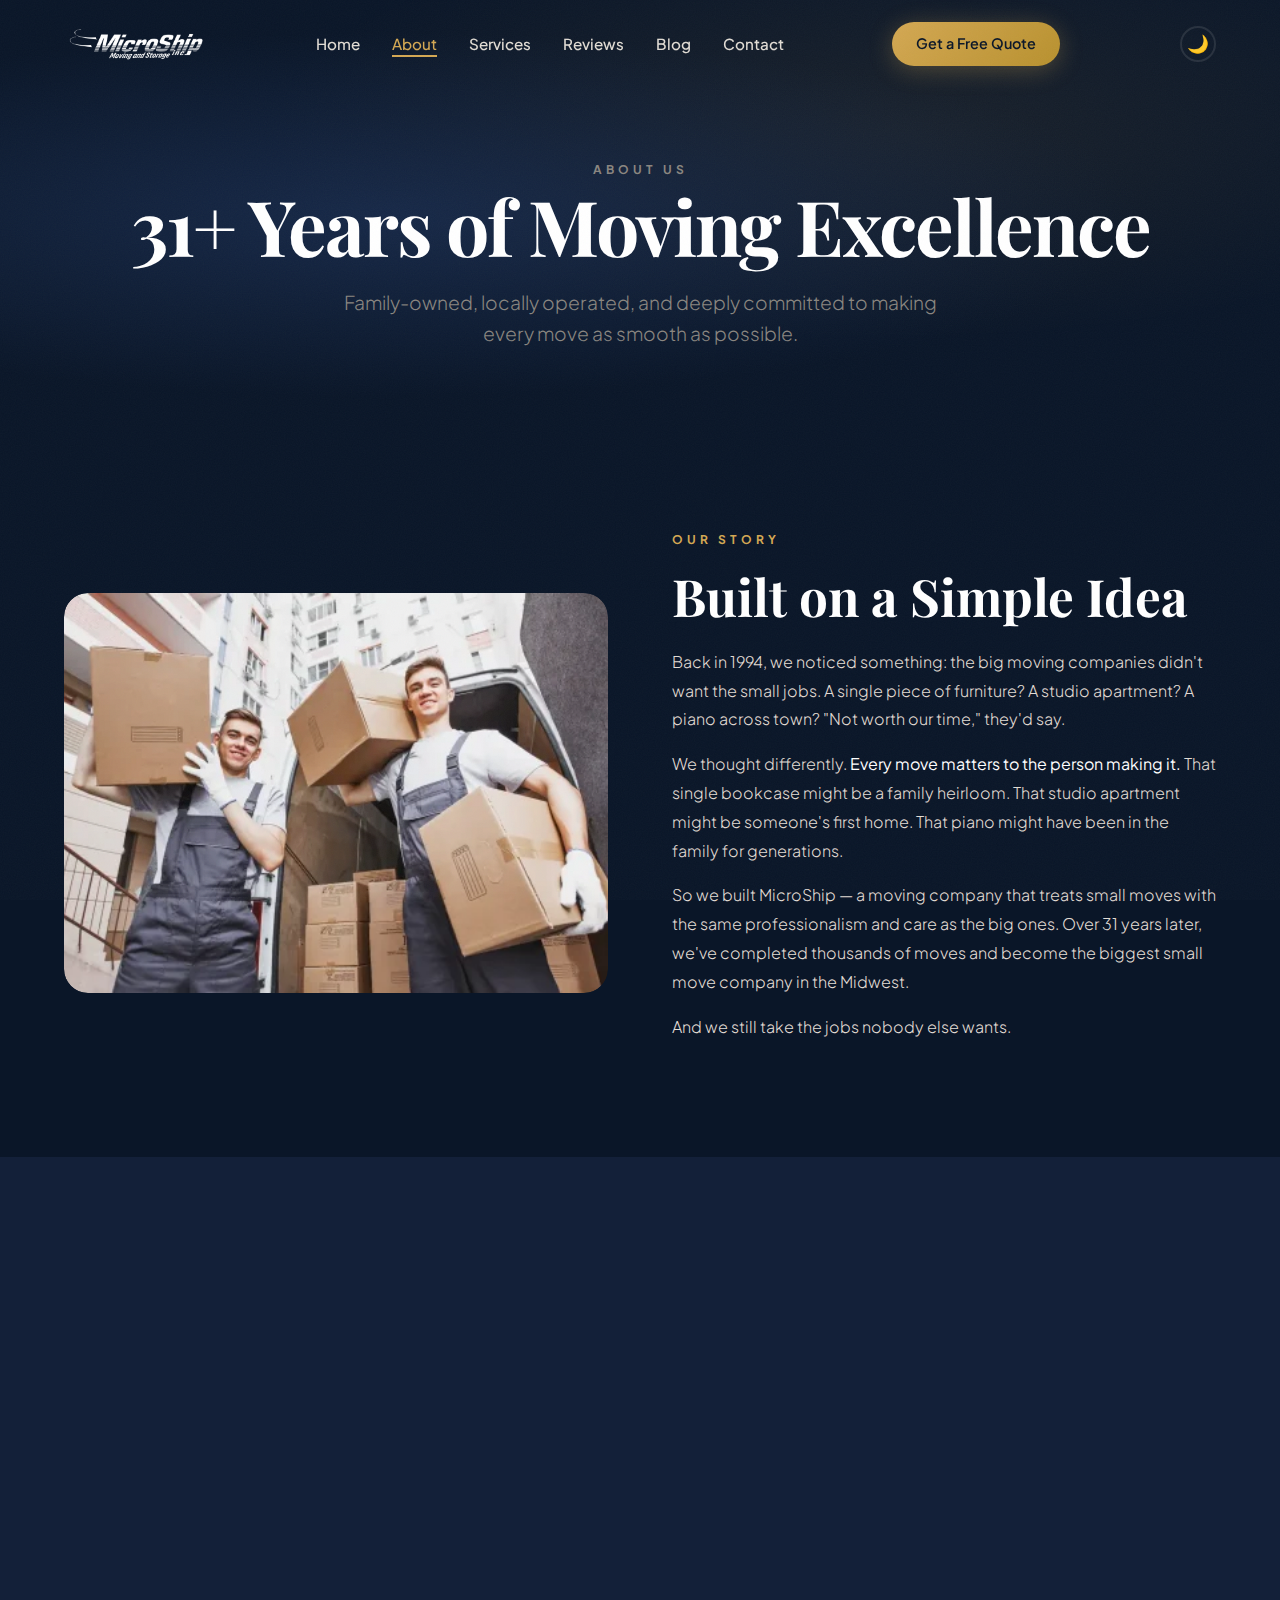
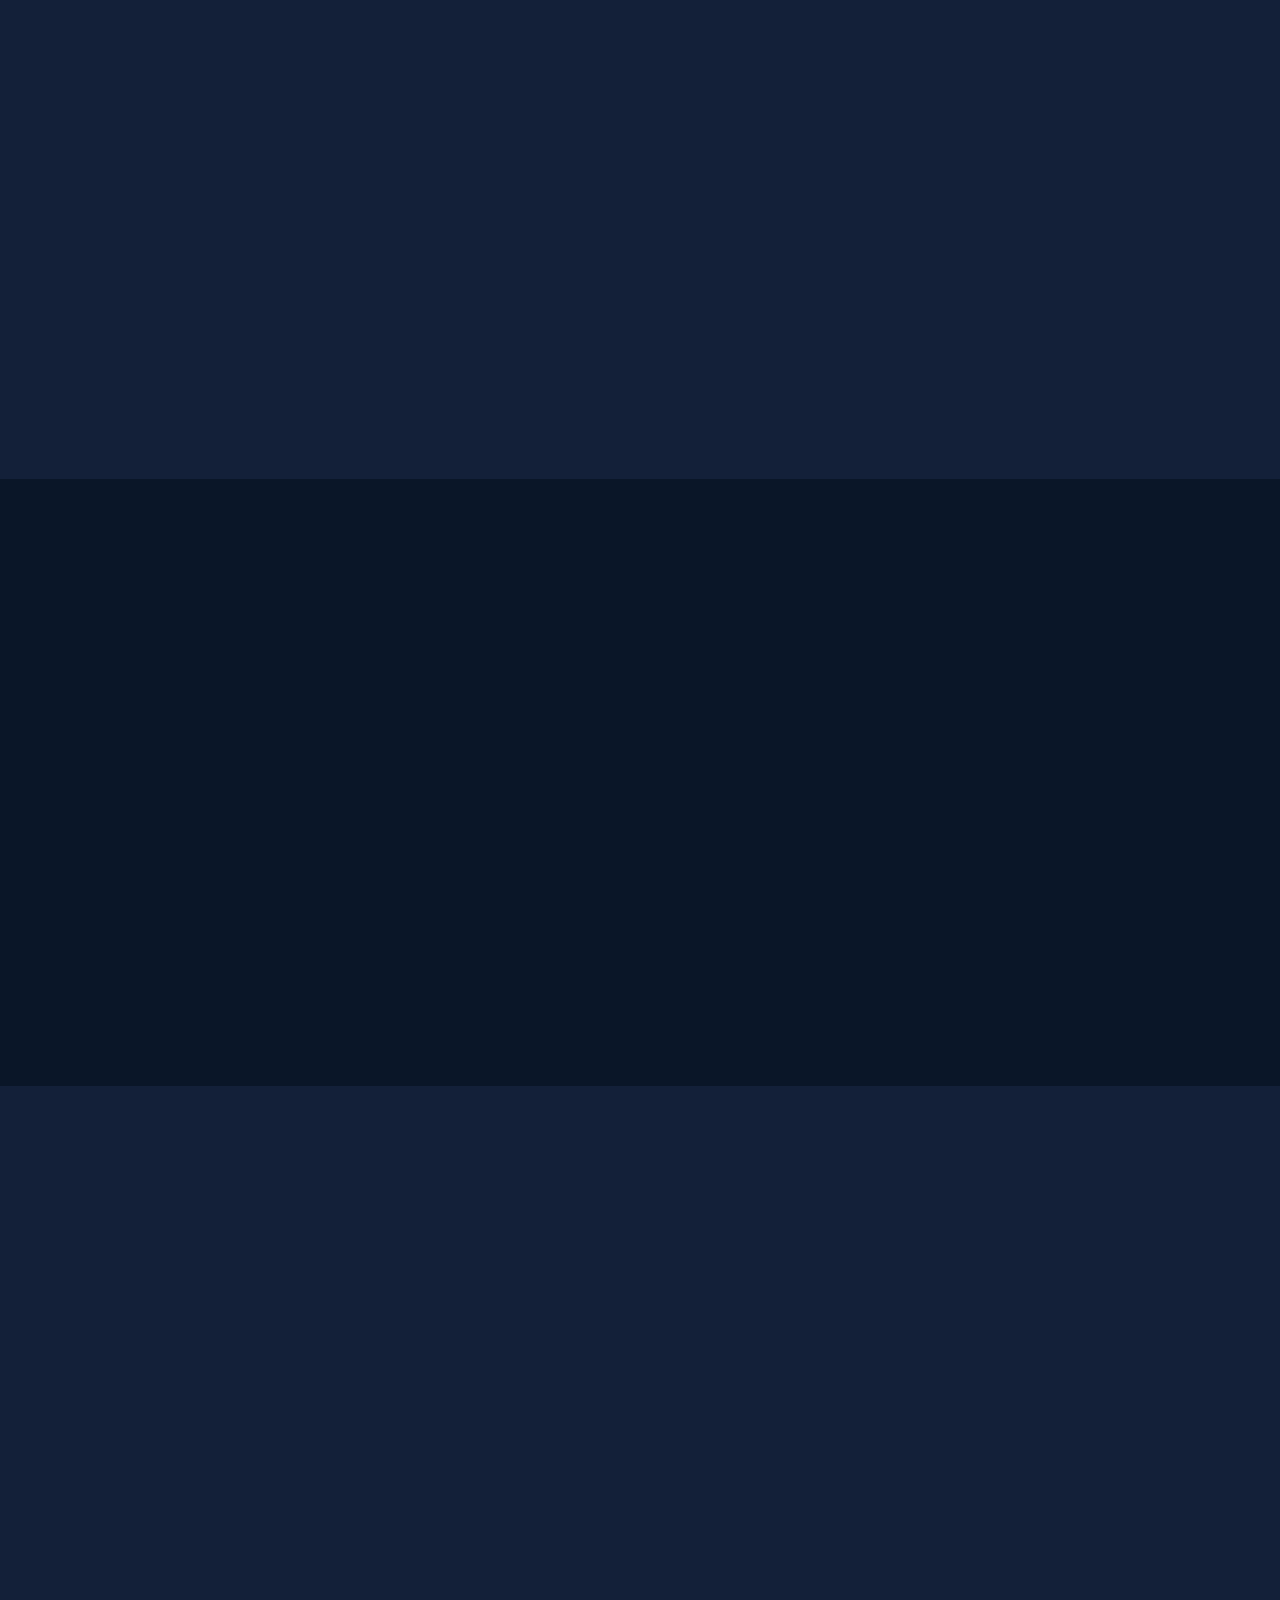
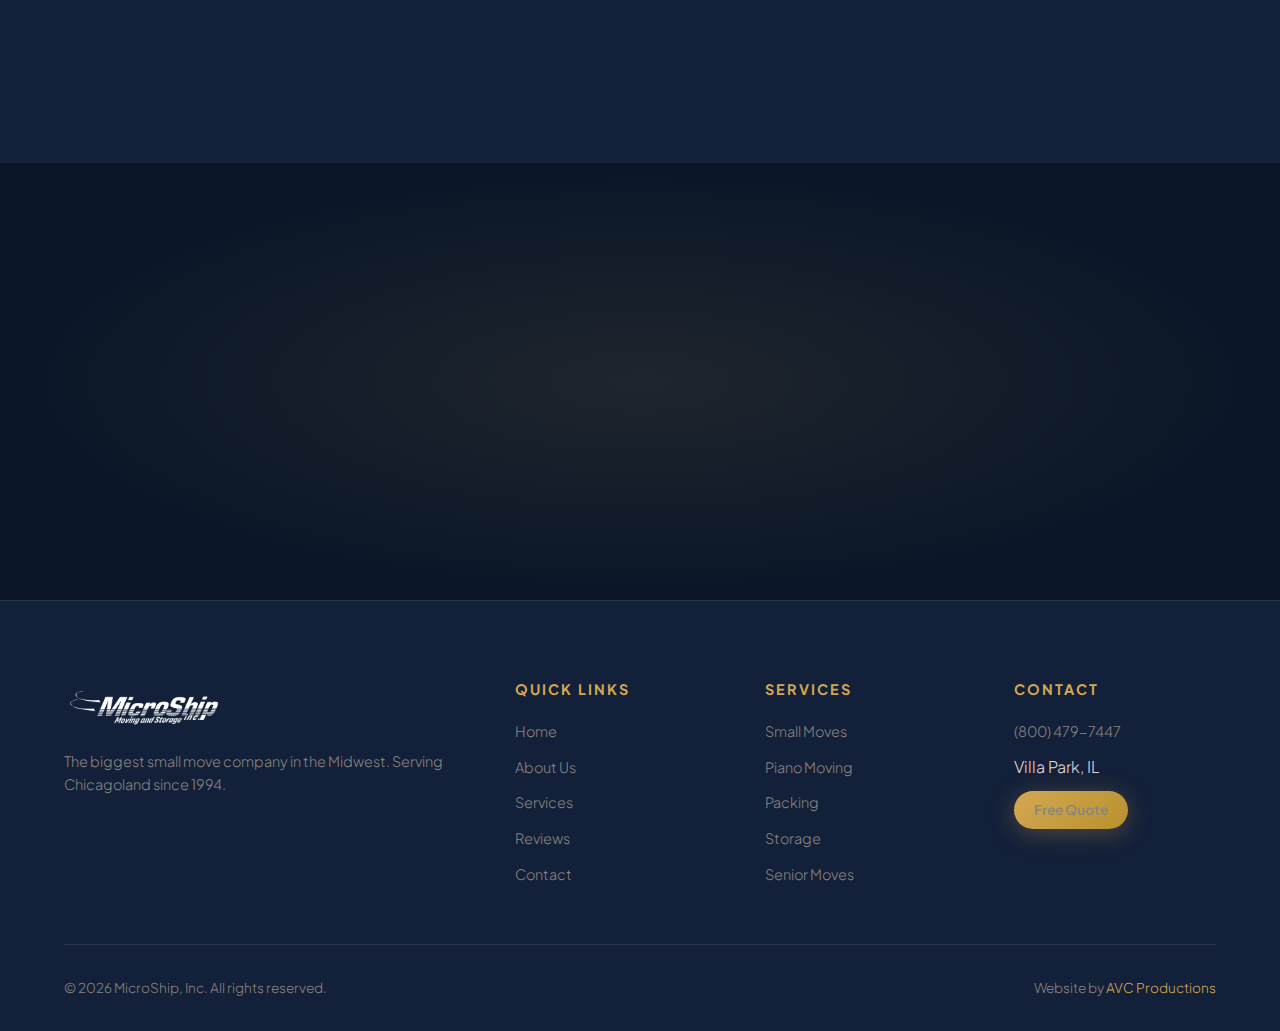
<file: about.html>
<!DOCTYPE html>
<html lang="en">
<head>
<meta charset="UTF-8">
<meta name="viewport" content="width=device-width, initial-scale=1.0">
<title>About Us — MicroShip Inc. | 31+ Years Serving Chicagoland</title>
<meta name="description" content="Learn about MicroShip Inc., Chicagoland's premier small move company with over 31 years of experience. Family-owned, licensed, and insured.">
<meta property="og:title" content="About MicroShip Inc. — 31+ Years of Moving Excellence">
<meta property="og:description" content="Family-owned and operated since 1994. Learn our story.">
<link rel="preconnect" href="https://fonts.googleapis.com">
<link rel="preconnect" href="https://fonts.gstatic.com" crossorigin>
<link href="https://fonts.googleapis.com/css2?family=Plus+Jakarta+Sans:wght@300;400;500;600;700;800&family=Playfair+Display:wght@400;500;600;700;800;900&display=swap" rel="stylesheet">
<link rel="stylesheet" href="assets/css/premium.css"><link rel="stylesheet" href="assets/css/wow.css">
<script type="application/ld+json">
{"@context":"https://schema.org","@type":"BreadcrumbList","itemListElement":[{"@type":"ListItem","position":1,"name":"Home","item":"https://microship.com"},{"@type":"ListItem","position":2,"name":"About Us"}]}
</script>
<style>
*,*::before,*::after{box-sizing:border-box;margin:0;padding:0}
:root{--navy:#0a1628;--navy-light:#132039;--navy-mid:#1a2d50;--gold:#d4a853;--gold-light:#e8c97a;--gold-dark:#b8912e;--white:#ffffff;--off-white:#f0ece4;--cream:#faf8f3;--text:#e2ddd5;--text-muted:#8a8680;--glass:rgba(255,255,255,0.06);--glass-border:rgba(255,255,255,0.1);--radius:16px;--radius-sm:10px;--radius-lg:24px;--font:'Plus Jakarta Sans',system-ui,sans-serif;--transition:0.3s cubic-bezier(0.4,0,0.2,1)}
html{scroll-behavior:smooth}body{font-family:var(--font);background:var(--navy);color:var(--text);line-height:1.6;overflow-x:hidden;-webkit-font-smoothing:antialiased}
img{max-width:100%;height:auto;display:block}a{color:var(--gold);text-decoration:none;transition:color var(--transition)}a:hover{color:var(--gold-light)}
h1,h2,h3,h4,h5,h6{color:var(--white);line-height:1.2;font-weight:700}.container{max-width:1200px;margin:0 auto;padding:0 24px}
.btn{display:inline-flex;align-items:center;gap:8px;padding:14px 32px;border-radius:50px;font-weight:600;font-size:1rem;cursor:pointer;border:none;transition:all var(--transition);font-family:var(--font)}
.btn-primary{background:linear-gradient(135deg,var(--gold),var(--gold-dark));color:var(--navy);box-shadow:0 4px 24px rgba(212,168,83,0.3)}.btn-primary:hover{transform:translateY(-2px);box-shadow:0 8px 32px rgba(212,168,83,0.5);color:var(--navy)}
.btn-outline{background:transparent;color:var(--gold);border:2px solid var(--gold)}.btn-outline:hover{background:var(--gold);color:var(--navy)}
.section-label{text-transform:uppercase;letter-spacing:3px;font-size:0.8rem;color:var(--gold);font-weight:600;margin-bottom:12px}
.section-title{font-size:clamp(2rem,5vw,3.2rem);margin-bottom:20px}
.glass-card{background:var(--glass);backdrop-filter:blur(20px);-webkit-backdrop-filter:blur(20px);border:1px solid var(--glass-border);border-radius:var(--radius);padding:32px;transition:all var(--transition)}
.glass-card:hover{background:rgba(255,255,255,0.1);border-color:rgba(212,168,83,0.3);transform:translateY(-4px)}

.site-header{position:fixed;top:0;left:0;right:0;z-index:1000;padding:20px 0;transition:all var(--transition)}
.site-header.scrolled{background:rgba(10,22,40,0.95);backdrop-filter:blur(20px);padding:12px 0;box-shadow:0 4px 30px rgba(0,0,0,0.3)}
.header-inner{display:flex;align-items:center;justify-content:space-between}
.logo img{height:48px;width:auto}
.nav-links{display:flex;align-items:center;gap:32px;list-style:none}
.nav-links a{color:var(--text);font-weight:500;font-size:0.95rem;position:relative}
.nav-links a::after{content:'';position:absolute;bottom:-4px;left:0;width:0;height:2px;background:var(--gold);transition:width var(--transition)}
.nav-links a:hover{color:var(--white)}.nav-links a:hover::after{width:100%}.nav-links a.active{color:var(--gold)}.nav-links a.active::after{width:100%}
.header-cta .btn{padding:10px 24px;font-size:0.9rem}
.hamburger{display:none;flex-direction:column;gap:5px;cursor:pointer;background:none;border:none;padding:8px}
.hamburger span{display:block;width:24px;height:2px;background:var(--white);transition:all var(--transition)}
.mobile-nav{display:none;position:fixed;top:0;left:0;right:0;bottom:0;background:rgba(10,22,40,0.98);backdrop-filter:blur(20px);z-index:999;flex-direction:column;align-items:center;justify-content:center;gap:32px}
.mobile-nav.open{display:flex}.mobile-nav a{color:var(--white);font-size:1.5rem;font-weight:600}
.mobile-nav .close-btn{position:absolute;top:24px;right:24px;background:none;border:none;color:var(--white);font-size:2rem;cursor:pointer}
@media(max-width:900px){.nav-links,.header-cta{display:none}.hamburger{display:flex}}

.page-hero{padding:160px 0 80px;text-align:center;position:relative;overflow:hidden}
.page-hero::before{content:'';position:absolute;inset:0;background:radial-gradient(ellipse at 30% 50%,rgba(26,45,80,0.8),transparent 60%),radial-gradient(ellipse at 70% 30%,rgba(212,168,83,0.08),transparent 50%)}
.page-hero h1{font-size:clamp(2.5rem,6vw,4rem);margin-bottom:16px;position:relative}
.page-hero p{font-size:1.2rem;color:var(--text-muted);max-width:600px;margin:0 auto;position:relative}

.story-section{padding:100px 0}
.story-grid{display:grid;grid-template-columns:1fr 1fr;gap:64px;align-items:center}
.story-image{border-radius:var(--radius-lg);overflow:hidden}
.story-image img{width:100%;height:400px;object-fit:cover;border-radius:var(--radius-lg)}
.story-content p{margin-bottom:16px;line-height:1.8}
@media(max-width:768px){.story-grid{grid-template-columns:1fr;gap:32px}}

.values-section{padding:100px 0;background:var(--navy-light)}
.values-grid{display:grid;grid-template-columns:repeat(auto-fit,minmax(280px,1fr));gap:24px;margin-top:48px}
.value-card .icon{font-size:2.5rem;margin-bottom:16px}
.value-card h3{margin-bottom:12px;font-size:1.2rem}
.value-card p{color:var(--text-muted);font-size:0.95rem}

.why-section{padding:100px 0}
.why-grid{display:grid;grid-template-columns:repeat(auto-fit,minmax(250px,1fr));gap:24px;margin-top:48px}
.why-item{display:flex;gap:16px;align-items:flex-start}
.why-item .num{font-size:2rem;font-weight:800;color:var(--gold);line-height:1;min-width:48px}
.why-item h3{font-size:1.1rem;margin-bottom:8px}
.why-item p{color:var(--text-muted);font-size:0.9rem}

.team-section{padding:100px 0;background:var(--navy-light)}
.team-grid{display:grid;grid-template-columns:repeat(auto-fit,minmax(280px,1fr));gap:24px;margin-top:48px}
.team-card{text-align:center}
.team-card .avatar{width:120px;height:120px;border-radius:50%;background:linear-gradient(135deg,var(--navy-mid),var(--gold-dark));margin:0 auto 20px;display:flex;align-items:center;justify-content:center;font-size:2.5rem}
.team-card h3{margin-bottom:4px}
.team-card .role{color:var(--gold);font-size:0.9rem}
.team-card p{color:var(--text-muted);font-size:0.9rem;margin-top:12px}

.site-footer{background:var(--navy-light);border-top:1px solid var(--glass-border);padding:80px 0 32px}
.footer-grid{display:grid;grid-template-columns:2fr 1fr 1fr 1fr;gap:48px;margin-bottom:48px}
@media(max-width:768px){.footer-grid{grid-template-columns:1fr 1fr;gap:32px}}@media(max-width:480px){.footer-grid{grid-template-columns:1fr}}
.footer-brand p{color:var(--text-muted);margin-top:16px;font-size:0.9rem}
.footer-col h4{font-size:0.9rem;text-transform:uppercase;letter-spacing:2px;margin-bottom:20px;color:var(--gold)}
.footer-col ul{list-style:none}.footer-col li{margin-bottom:10px}.footer-col a{color:var(--text-muted);font-size:0.9rem}.footer-col a:hover{color:var(--white)}
.footer-bottom{border-top:1px solid var(--glass-border);padding-top:32px;display:flex;justify-content:space-between;flex-wrap:wrap;gap:16px;font-size:0.85rem;color:var(--text-muted)}

.reveal{opacity:0;transform:translateY(30px);transition:opacity 0.8s ease,transform 0.8s ease}.reveal.visible{opacity:1;transform:translateY(0)}
@media(prefers-reduced-motion:reduce){.reveal{opacity:1;transform:none;transition:none}}
@media print{.site-header,.mobile-nav{display:none!important}body{background:#fff;color:#000}h1,h2,h3,h4,h5,h6{color:#000!important}.glass-card{background:#f5f5f5;border:1px solid #ddd;backdrop-filter:none}}

@media(max-width:768px){.reveal,.service-card,.stat-item,.glass-card,.faq-item,.area-card,.blog-card,.review-card,.value-card,.step,.form-step{opacity:1!important;transform:none!important;filter:none!important;transition:none!important;animation:none!important}}

/* === PREMIUM OVERRIDES === */
h1,h2{font-family:'Playfair Display',Georgia,serif!important}
.hero h1,.page-hero h1{font-size:clamp(2.5rem,6vw,5rem)!important;letter-spacing:-2px}
body{font-weight:300}
.section-label{letter-spacing:4px!important;font-size:.75rem!important;font-weight:700!important}
body::after{content:'';position:fixed;inset:0;pointer-events:none;z-index:9999;opacity:.035;background-image:url("data:image/svg+xml,%3Csvg viewBox='0 0 256 256' xmlns='http://www.w3.org/2000/svg'%3E%3Cfilter id='n'%3E%3CfeTurbulence type='fractalNoise' baseFrequency='0.85' numOctaves='4' stitchTiles='stitch'/%3E%3C/filter%3E%3Crect width='100%25' height='100%25' filter='url(%23n)' opacity='1'/%3E%3C/svg%3E");background-repeat:repeat;background-size:256px}
.glass-card{box-shadow:0 1px 2px rgba(0,0,0,.07),0 4px 8px rgba(0,0,0,.07),0 16px 32px rgba(0,0,0,.07)!important;border:1px solid rgba(255,255,255,.08)}
@media(min-width:769px){.glass-card:hover{transform:translateY(-8px) rotate(.5deg)!important;box-shadow:0 2px 4px rgba(0,0,0,.1),0 8px 16px rgba(0,0,0,.1),0 24px 48px rgba(0,0,0,.12)!important}}
@media(max-width:768px){h1{font-size:clamp(2rem,8vw,3rem)!important}h2{font-size:clamp(1.5rem,5vw,2.2rem)!important}body::after{opacity:.02}}

</style>
<noscript><style>.reveal,.service-card,.stat-item,.glass-card,.faq-item,.area-card,.blog-card,.review-card,.value-card,.step,.form-step{opacity:1!important;transform:none!important}</style></noscript>
</head>
<body>
<header class="site-header" role="banner">
  <div class="container header-inner">
    <a href="index.html" class="logo"><img src="assets/images/logo-white.webp" alt="MicroShip Inc." width="180" height="48"></a>
    <nav><ul class="nav-links">
      <li><a href="index.html">Home</a></li><li><a href="about.html" class="active">About</a></li><li><a href="services.html">Services</a></li><li><a href="reviews.html">Reviews</a></li><li><a href="blog.html">Blog</a></li><li><a href="contact.html">Contact</a></li>
    </ul></nav>
    <div class="header-cta"><a href="quote.html" class="btn btn-primary">Get a Free Quote</a></div>
    <button class="hamburger" aria-label="Open menu" onclick="document.getElementById('mobileNav').classList.add('open')"><span></span><span></span><span></span></button>
  </div>
</header>
<div class="mobile-nav" id="mobileNav"><button class="close-btn" onclick="this.parentElement.classList.remove('open')">&times;</button><a href="index.html">Home</a><a href="about.html">About</a><a href="services.html">Services</a><a href="reviews.html">Reviews</a><a href="blog.html">Blog</a><a href="contact.html">Contact</a><a href="quote.html" class="btn btn-primary" style="margin-top:16px">Get a Free Quote</a></div>

<main>
<section class="page-hero">
  <div class="container">
    <p class="section-label">About Us</p>
    <h1>31+ Years of Moving Excellence</h1>
    <p>Family-owned, locally operated, and deeply committed to making every move as smooth as possible.</p>
  </div>
</section>

<section class="story-section">
  <div class="container">
    <div class="story-grid">
      <div class="story-image reveal">
        <img src="assets/images/full-service.webp" alt="MicroShip movers carefully handling boxes" loading="lazy">
      </div>
      <div class="story-content reveal">
        <p class="section-label">Our Story</p>
        <h2 class="section-title">Built on a Simple Idea</h2>
        <p>Back in 1994, we noticed something: the big moving companies didn't want the small jobs. A single piece of furniture? A studio apartment? A piano across town? "Not worth our time," they'd say.</p>
        <p>We thought differently. <strong style="color:var(--white)">Every move matters to the person making it.</strong> That single bookcase might be a family heirloom. That studio apartment might be someone's first home. That piano might have been in the family for generations.</p>
        <p>So we built MicroShip — a moving company that treats small moves with the same professionalism and care as the big ones. Over 31 years later, we've completed thousands of moves and become the biggest small move company in the Midwest.</p>
        <p>And we still take the jobs nobody else wants.</p>
      </div>
    </div>
  </div>
</section>

<section class="values-section">
  <div class="container">
    <div style="text-align:center" class="reveal">
      <p class="section-label">Our Values</p>
      <h2 class="section-title">What Drives Us Every Day</h2>
    </div>
    <div class="values-grid">
      <div class="glass-card value-card reveal">
        <div class="icon">🤝</div>
        <h3>Respect & Care</h3>
        <p>We treat your belongings like our own. Every item is wrapped, protected, and handled with genuine care — because it matters to you, so it matters to us.</p>
      </div>
      <div class="glass-card value-card reveal">
        <div class="icon">💎</div>
        <h3>Honest Pricing</h3>
        <p>No hidden fees, no surprise charges. We give you a clear quote upfront and stick to it. Transparency isn't a perk — it's how we do business.</p>
      </div>
      <div class="glass-card value-card reveal">
        <div class="icon">⏰</div>
        <h3>Reliability</h3>
        <p>When we say we'll be there, we're there. On time, prepared, and ready to work. After 31+ years, our reputation is everything.</p>
      </div>
      <div class="glass-card value-card reveal">
        <div class="icon">❤️</div>
        <h3>Community First</h3>
        <p>We're your neighbors. We live, work, and raise our families in Chicagoland. This community built us, and we give back every day.</p>
      </div>
    </div>
  </div>
</section>

<section class="why-section">
  <div class="container">
    <div class="reveal">
      <p class="section-label">Why MicroShip</p>
      <h2 class="section-title">What Makes Us Different</h2>
    </div>
    <div class="why-grid">
      <div class="why-item reveal">
        <div class="num">01</div>
        <div><h3>Small Move Specialists</h3><p>While others turn down small jobs, we built our entire business around them. Nobody does small moves better.</p></div>
      </div>
      <div class="why-item reveal">
        <div class="num">02</div>
        <div><h3>31+ Years Experience</h3><p>Three decades of moving expertise means we've seen it all and know how to handle anything.</p></div>
      </div>
      <div class="why-item reveal">
        <div class="num">03</div>
        <div><h3>Fully Licensed & Insured</h3><p>USDOT 570493. Your belongings are protected every step of the way.</p></div>
      </div>
      <div class="why-item reveal">
        <div class="num">04</div>
        <div><h3>No Job Too Small</h3><p>One item or one room — we show up with the same professionalism and care.</p></div>
      </div>
      <div class="why-item reveal">
        <div class="num">05</div>
        <div><h3>Local Knowledge</h3><p>We know every neighborhood, building, and tricky staircase in Chicagoland.</p></div>
      </div>
      <div class="why-item reveal">
        <div class="num">06</div>
        <div><h3>Personal Touch</h3><p>You'll talk to real people, not call centers. We remember your name — and your move.</p></div>
      </div>
    </div>
  </div>
</section>

<section class="team-section">
  <div class="container">
    <div style="text-align:center" class="reveal">
      <p class="section-label">Our Team</p>
      <h2 class="section-title">The People Behind Your Move</h2>
    </div>
    <div class="team-grid">
      <div class="glass-card team-card reveal">
        <div class="avatar">👤</div>
        <!-- GENERATE: Professional headshot of company owner/founder -->
        <h3>Company Founder</h3>
        <div class="role">Owner & Operator</div>
        <p>Started MicroShip over 31 years ago with a vision to serve the moves nobody else wanted. Still hands-on every day.</p>
      </div>
      <div class="glass-card team-card reveal">
        <div class="avatar">👥</div>
        <!-- GENERATE: Team photo of professional movers -->
        <h3>Our Moving Crew</h3>
        <div class="role">Professional Movers</div>
        <p>Trained, experienced, and genuinely caring. Our crew treats every move like they're moving their own family.</p>
      </div>
      <div class="glass-card team-card reveal">
        <div class="avatar">📞</div>
        <!-- GENERATE: Office coordinator at desk -->
        <h3>Office Team</h3>
        <div class="role">Scheduling & Coordination</div>
        <p>The friendly voices you hear when you call. They'll guide you through the process and answer every question.</p>
      </div>
    </div>
  </div>
</section>

<section style="padding:100px 0;text-align:center;position:relative;overflow:hidden">
  <div style="position:absolute;inset:0;background:radial-gradient(ellipse at center,rgba(212,168,83,0.1),transparent 70%)"></div>
  <div class="container reveal" style="position:relative">
    <p class="section-label">Ready to Move?</p>
    <h2 class="section-title" style="margin-left:auto;margin-right:auto">Experience the MicroShip Difference</h2>
    <p style="color:var(--text-muted);font-size:1.1rem;margin-bottom:32px">Get your free quote and see why thousands of families trust us.</p>
    <a href="quote.html" class="btn btn-primary" style="font-size:1.1rem;padding:18px 48px">Get a Free Quote →</a>
  </div>
</section>
</main>

<footer class="site-footer">
  <div class="container">
    <div class="footer-grid">
      <div class="footer-brand"><img src="assets/images/logo-white.webp" alt="MicroShip Inc." width="160" height="42" loading="lazy"><p>The biggest small move company in the Midwest. Serving Chicagoland since 1994.</p></div>
      <div class="footer-col"><h4>Quick Links</h4><ul><li><a href="index.html">Home</a></li><li><a href="about.html">About Us</a></li><li><a href="services.html">Services</a></li><li><a href="reviews.html">Reviews</a></li><li><a href="contact.html">Contact</a></li></ul></div>
      <div class="footer-col"><h4>Services</h4><ul><li><a href="services.html#small-moves">Small Moves</a></li><li><a href="services.html#piano">Piano Moving</a></li><li><a href="services.html#packing">Packing</a></li><li><a href="services.html#storage">Storage</a></li><li><a href="services.html#senior">Senior Moves</a></li></ul></div>
      <div class="footer-col"><h4>Contact</h4><ul><li><a href="tel:+18004797447">(800) 479-7447</a></li><li>Villa Park, IL</li><li style="margin-top:12px"><a href="quote.html" class="btn btn-primary" style="padding:8px 20px;font-size:0.85rem">Free Quote</a></li></ul></div>
    </div>
    <div class="footer-bottom"><span>&copy; 2026 MicroShip, Inc. All rights reserved.</span><span>Website by <a href="#">AVC Productions</a></span></div>
  </div>
</footer>
<script>
const header=document.querySelector('.site-header');window.addEventListener('scroll',()=>{header.classList.toggle('scrolled',window.scrollY>50)},{passive:true});
const reveals=document.querySelectorAll('.reveal');const observer=new IntersectionObserver(e=>{e.forEach(el=>{if(el.isIntersecting){el.target.classList.add('visible');observer.unobserve(el.target)}})},{threshold:0.1,rootMargin:'0px 0px -50px 0px'});reveals.forEach(el=>observer.observe(el));
</script>
<script>
setTimeout(()=>{document.querySelectorAll('.reveal').forEach(el=>{el.style.opacity='1';el.style.transform='none'})},2000);
</script>
<script src="assets/js/wow.js"></script></body>
</html>
</file>
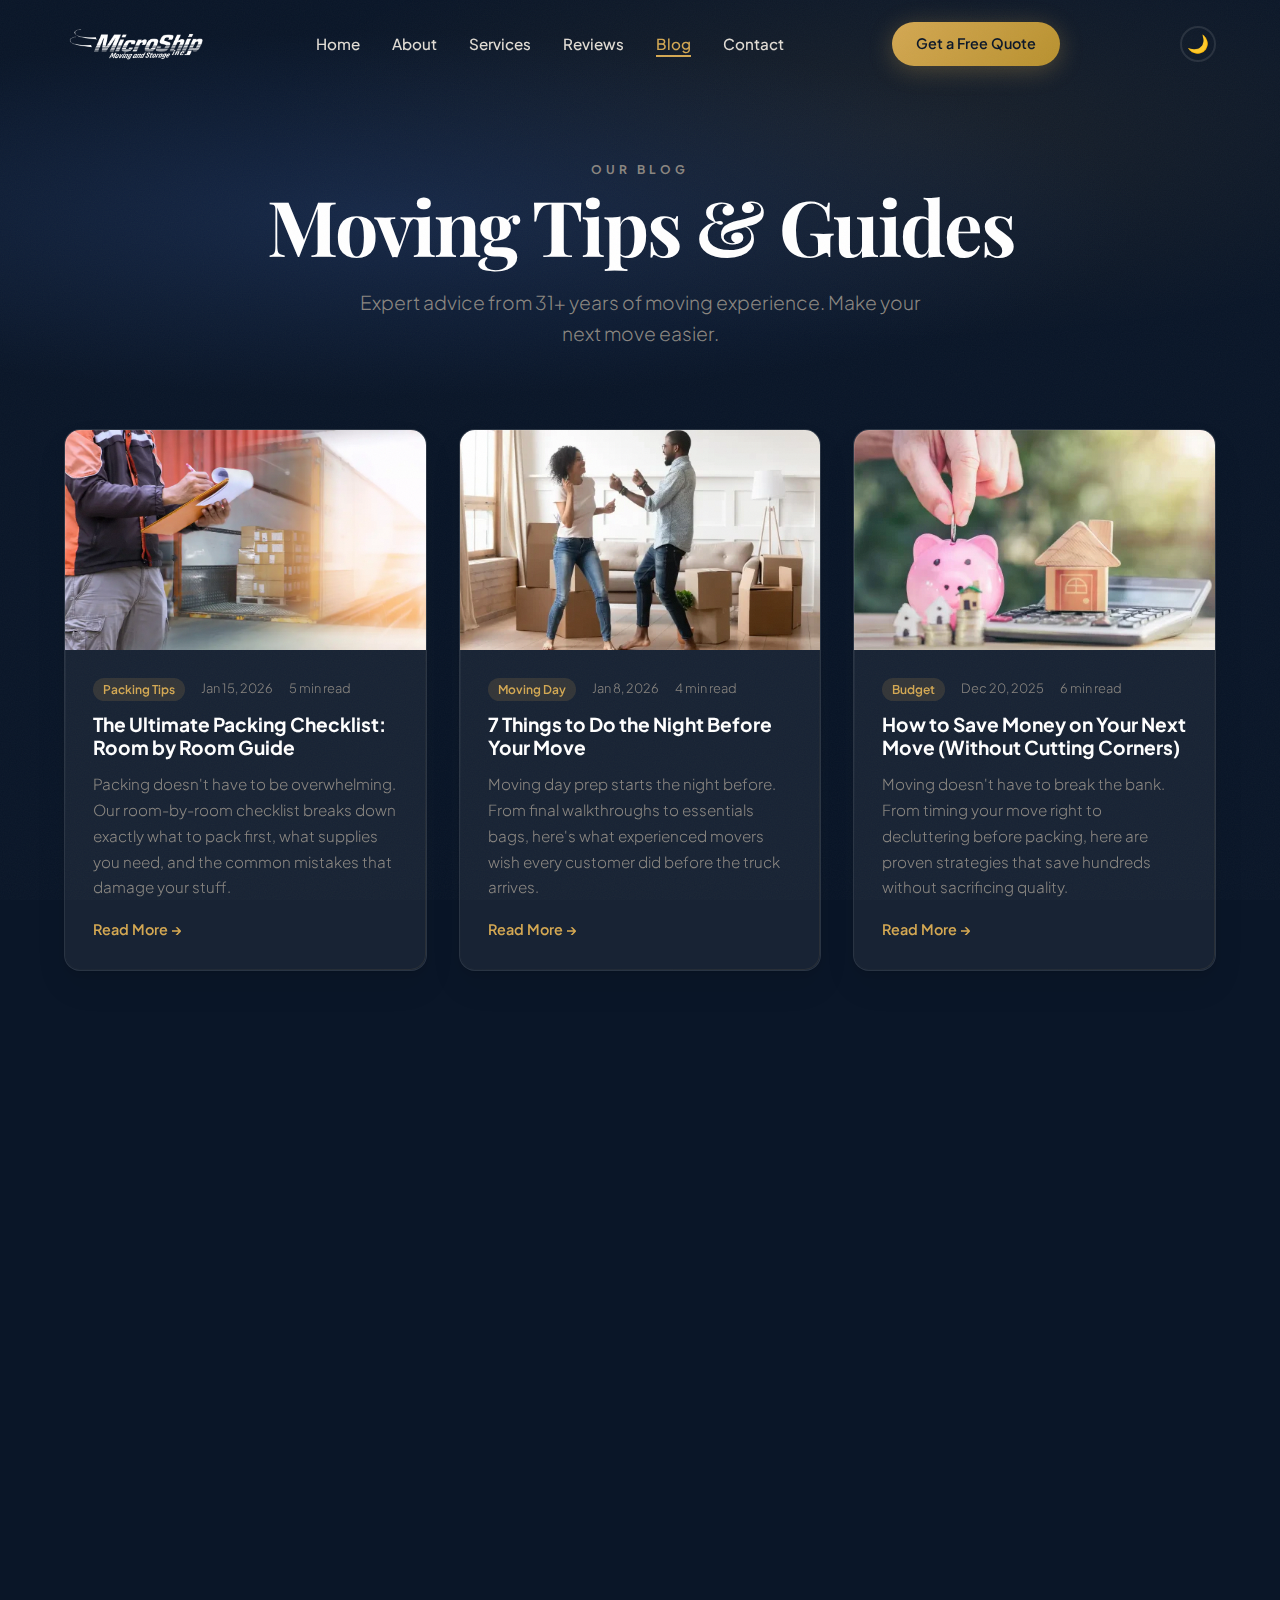
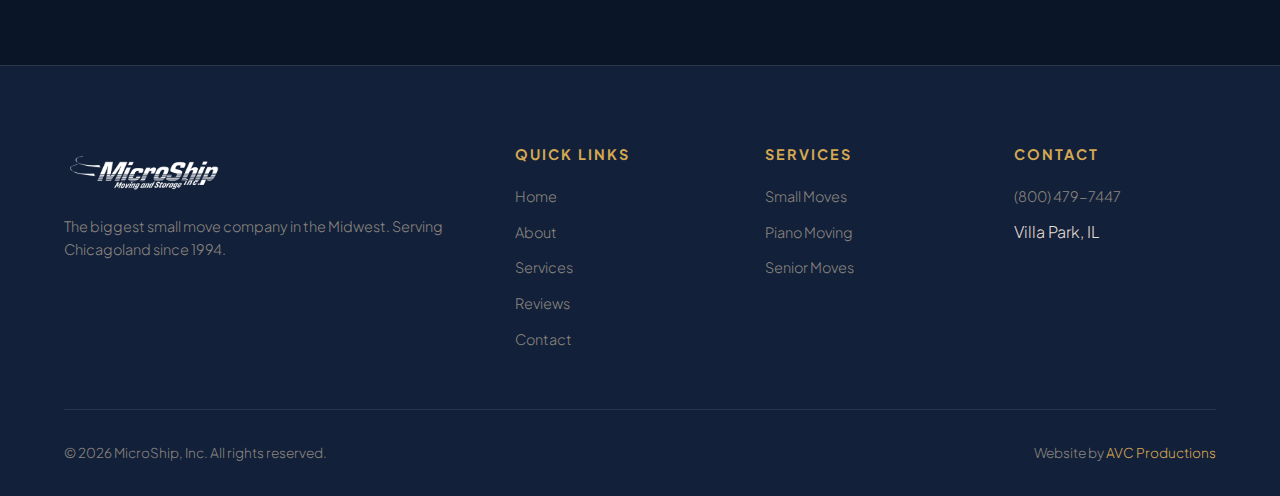
<file: blog.html>
<!DOCTYPE html>
<html lang="en">
<head>
<meta charset="UTF-8">
<meta name="viewport" content="width=device-width, initial-scale=1.0">
<title>Moving Blog — MicroShip Inc. | Tips & Guides for Your Move</title>
<meta name="description" content="Expert moving tips, guides, and advice from MicroShip Inc. Learn how to make your next move smoother.">
<link rel="preconnect" href="https://fonts.googleapis.com"><link rel="preconnect" href="https://fonts.gstatic.com" crossorigin>
<link href="https://fonts.googleapis.com/css2?family=Plus+Jakarta+Sans:wght@300;400;500;600;700;800&family=Playfair+Display:wght@400;500;600;700;800;900&display=swap" rel="stylesheet">
<link rel="stylesheet" href="assets/css/premium.css"><link rel="stylesheet" href="assets/css/wow.css">
<style>
*,*::before,*::after{box-sizing:border-box;margin:0;padding:0}
:root{--navy:#0a1628;--navy-light:#132039;--navy-mid:#1a2d50;--gold:#d4a853;--gold-light:#e8c97a;--gold-dark:#b8912e;--white:#fff;--text:#e2ddd5;--text-muted:#8a8680;--glass:rgba(255,255,255,0.06);--glass-border:rgba(255,255,255,0.1);--radius:16px;--radius-lg:24px;--font:'Plus Jakarta Sans',system-ui,sans-serif;--transition:0.3s cubic-bezier(0.4,0,0.2,1)}
html{scroll-behavior:smooth}body{font-family:var(--font);background:var(--navy);color:var(--text);line-height:1.6;overflow-x:hidden;-webkit-font-smoothing:antialiased}
img{max-width:100%;height:auto;display:block}a{color:var(--gold);text-decoration:none;transition:color var(--transition)}a:hover{color:var(--gold-light)}
h1,h2,h3,h4{color:var(--white);line-height:1.2;font-weight:700}.container{max-width:1200px;margin:0 auto;padding:0 24px}
.btn{display:inline-flex;align-items:center;gap:8px;padding:14px 32px;border-radius:50px;font-weight:600;font-size:1rem;cursor:pointer;border:none;transition:all var(--transition);font-family:var(--font)}
.btn-primary{background:linear-gradient(135deg,var(--gold),var(--gold-dark));color:var(--navy);box-shadow:0 4px 24px rgba(212,168,83,0.3)}.btn-primary:hover{transform:translateY(-2px);box-shadow:0 8px 32px rgba(212,168,83,0.5);color:var(--navy)}
.section-label{text-transform:uppercase;letter-spacing:3px;font-size:0.8rem;color:var(--gold);font-weight:600;margin-bottom:12px}
.section-title{font-size:clamp(2rem,5vw,3.2rem);margin-bottom:20px}
.glass-card{background:var(--glass);backdrop-filter:blur(20px);border:1px solid var(--glass-border);border-radius:var(--radius);padding:0;transition:all var(--transition);overflow:hidden}
.glass-card:hover{background:rgba(255,255,255,0.1);border-color:rgba(212,168,83,0.3);transform:translateY(-4px)}
.site-header{position:fixed;top:0;left:0;right:0;z-index:1000;padding:20px 0;transition:all var(--transition)}
.site-header.scrolled{background:rgba(10,22,40,0.95);backdrop-filter:blur(20px);padding:12px 0;box-shadow:0 4px 30px rgba(0,0,0,0.3)}
.header-inner{display:flex;align-items:center;justify-content:space-between}.logo img{height:48px;width:auto}
.nav-links{display:flex;align-items:center;gap:32px;list-style:none}
.nav-links a{color:var(--text);font-weight:500;font-size:0.95rem;position:relative}
.nav-links a::after{content:'';position:absolute;bottom:-4px;left:0;width:0;height:2px;background:var(--gold);transition:width var(--transition)}
.nav-links a:hover{color:var(--white)}.nav-links a:hover::after{width:100%}.nav-links a.active{color:var(--gold)}.nav-links a.active::after{width:100%}
.header-cta .btn{padding:10px 24px;font-size:0.9rem}
.hamburger{display:none;flex-direction:column;gap:5px;cursor:pointer;background:none;border:none;padding:8px}
.hamburger span{display:block;width:24px;height:2px;background:var(--white)}
.mobile-nav{display:none;position:fixed;top:0;left:0;right:0;bottom:0;background:rgba(10,22,40,0.98);backdrop-filter:blur(20px);z-index:999;flex-direction:column;align-items:center;justify-content:center;gap:32px}
.mobile-nav.open{display:flex}.mobile-nav a{color:var(--white);font-size:1.5rem;font-weight:600}
.mobile-nav .close-btn{position:absolute;top:24px;right:24px;background:none;border:none;color:var(--white);font-size:2rem;cursor:pointer}
@media(max-width:900px){.nav-links,.header-cta{display:none}.hamburger{display:flex}}

.page-hero{padding:160px 0 80px;text-align:center;position:relative;overflow:hidden}
.page-hero::before{content:'';position:absolute;inset:0;background:radial-gradient(ellipse at 30% 50%,rgba(26,45,80,0.8),transparent 60%),radial-gradient(ellipse at 70% 30%,rgba(212,168,83,0.08),transparent 50%)}
.page-hero h1{font-size:clamp(2.5rem,6vw,4rem);margin-bottom:16px;position:relative}.page-hero p{font-size:1.2rem;color:var(--text-muted);max-width:600px;margin:0 auto;position:relative}

.blog-grid{display:grid;grid-template-columns:repeat(auto-fit,minmax(350px,1fr));gap:32px;padding:0 0 120px}
.blog-card .blog-image{height:220px;background:var(--navy-mid);display:flex;align-items:center;justify-content:center;overflow:hidden}
.blog-card .blog-image img{width:100%;height:100%;object-fit:cover}
.blog-card .blog-image .placeholder{color:var(--text-muted);font-size:3rem}
.blog-card .blog-content{padding:28px}
.blog-card .blog-meta{display:flex;gap:16px;font-size:0.8rem;color:var(--text-muted);margin-bottom:12px}
.blog-card .blog-tag{background:rgba(212,168,83,0.15);color:var(--gold);padding:2px 10px;border-radius:20px;font-size:0.75rem;font-weight:600}
.blog-card h3{font-size:1.2rem;margin-bottom:12px}
.blog-card h3 a{color:var(--white);transition:color var(--transition)}
.blog-card h3 a:hover{color:var(--gold)}
.blog-card p{color:var(--text-muted);font-size:0.95rem;margin-bottom:16px;line-height:1.7}
.blog-card .read-more{color:var(--gold);font-weight:600;font-size:0.9rem}

.site-footer{background:var(--navy-light);border-top:1px solid var(--glass-border);padding:80px 0 32px}
.footer-grid{display:grid;grid-template-columns:2fr 1fr 1fr 1fr;gap:48px;margin-bottom:48px}
@media(max-width:768px){.footer-grid{grid-template-columns:1fr 1fr;gap:32px}}@media(max-width:480px){.footer-grid{grid-template-columns:1fr}}
.footer-brand p{color:var(--text-muted);margin-top:16px;font-size:0.9rem}
.footer-col h4{font-size:0.9rem;text-transform:uppercase;letter-spacing:2px;margin-bottom:20px;color:var(--gold)}
.footer-col ul{list-style:none}.footer-col li{margin-bottom:10px}.footer-col a{color:var(--text-muted);font-size:0.9rem}.footer-col a:hover{color:var(--white)}
.footer-bottom{border-top:1px solid var(--glass-border);padding-top:32px;display:flex;justify-content:space-between;flex-wrap:wrap;gap:16px;font-size:0.85rem;color:var(--text-muted)}
.reveal{opacity:0;transform:translateY(30px);transition:opacity 0.8s ease,transform 0.8s ease}.reveal.visible{opacity:1;transform:translateY(0)}
@media(prefers-reduced-motion:reduce){.reveal{opacity:1;transform:none}}
@media print{.site-header,.mobile-nav{display:none!important}body{background:#fff;color:#000}h1,h2,h3,h4{color:#000!important}.glass-card{background:#f5f5f5;border:1px solid #ddd;backdrop-filter:none}}

@media(max-width:768px){.reveal,.service-card,.stat-item,.glass-card,.faq-item,.area-card,.blog-card,.review-card,.value-card,.step,.form-step{opacity:1!important;transform:none!important;filter:none!important;transition:none!important;animation:none!important}}

/* === PREMIUM OVERRIDES === */
h1,h2{font-family:'Playfair Display',Georgia,serif!important}
.hero h1,.page-hero h1{font-size:clamp(2.5rem,6vw,5rem)!important;letter-spacing:-2px}
body{font-weight:300}
.section-label{letter-spacing:4px!important;font-size:.75rem!important;font-weight:700!important}
body::after{content:'';position:fixed;inset:0;pointer-events:none;z-index:9999;opacity:.035;background-image:url("data:image/svg+xml,%3Csvg viewBox='0 0 256 256' xmlns='http://www.w3.org/2000/svg'%3E%3Cfilter id='n'%3E%3CfeTurbulence type='fractalNoise' baseFrequency='0.85' numOctaves='4' stitchTiles='stitch'/%3E%3C/filter%3E%3Crect width='100%25' height='100%25' filter='url(%23n)' opacity='1'/%3E%3C/svg%3E");background-repeat:repeat;background-size:256px}
.glass-card{box-shadow:0 1px 2px rgba(0,0,0,.07),0 4px 8px rgba(0,0,0,.07),0 16px 32px rgba(0,0,0,.07)!important;border:1px solid rgba(255,255,255,.08)}
@media(min-width:769px){.glass-card:hover{transform:translateY(-8px) rotate(.5deg)!important;box-shadow:0 2px 4px rgba(0,0,0,.1),0 8px 16px rgba(0,0,0,.1),0 24px 48px rgba(0,0,0,.12)!important}}
@media(max-width:768px){h1{font-size:clamp(2rem,8vw,3rem)!important}h2{font-size:clamp(1.5rem,5vw,2.2rem)!important}body::after{opacity:.02}}

</style>
<noscript><style>.reveal,.service-card,.stat-item,.glass-card,.faq-item,.area-card,.blog-card,.review-card,.value-card,.step,.form-step{opacity:1!important;transform:none!important}</style></noscript>
</head>
<body>
<header class="site-header"><div class="container header-inner">
  <a href="index.html" class="logo"><img src="assets/images/logo-white.webp" alt="MicroShip Inc." width="180" height="48"></a>
  <nav><ul class="nav-links"><li><a href="index.html">Home</a></li><li><a href="about.html">About</a></li><li><a href="services.html">Services</a></li><li><a href="reviews.html">Reviews</a></li><li><a href="blog.html" class="active">Blog</a></li><li><a href="contact.html">Contact</a></li></ul></nav>
  <div class="header-cta"><a href="quote.html" class="btn btn-primary">Get a Free Quote</a></div>
  <button class="hamburger" aria-label="Open menu" onclick="document.getElementById('mobileNav').classList.add('open')"><span></span><span></span><span></span></button>
</div></header>
<div class="mobile-nav" id="mobileNav"><button class="close-btn" onclick="this.parentElement.classList.remove('open')">&times;</button><a href="index.html">Home</a><a href="about.html">About</a><a href="services.html">Services</a><a href="reviews.html">Reviews</a><a href="blog.html">Blog</a><a href="contact.html">Contact</a><a href="quote.html" class="btn btn-primary" style="margin-top:16px">Get a Free Quote</a></div>

<main>
<section class="page-hero">
  <div class="container">
    <p class="section-label">Our Blog</p>
    <h1>Moving Tips & Guides</h1>
    <p>Expert advice from 31+ years of moving experience. Make your next move easier.</p>
  </div>
</section>

<section>
  <div class="container">
    <div class="blog-grid">
      <article class="glass-card blog-card reveal">
        <div class="blog-image">
          <img src="assets/images/padding-security.webp" alt="Professional packing for a move" loading="lazy">
        </div>
        <div class="blog-content">
          <div class="blog-meta">
            <span class="blog-tag">Packing Tips</span>
            <span>Jan 15, 2026</span>
            <span>5 min read</span>
          </div>
          <h3><a href="#">The Ultimate Packing Checklist: Room by Room Guide</a></h3>
          <p>Packing doesn't have to be overwhelming. Our room-by-room checklist breaks down exactly what to pack first, what supplies you need, and the common mistakes that damage your stuff.</p>
          <a href="#" class="read-more">Read More →</a>
        </div>
      </article>

      <article class="glass-card blog-card reveal">
        <div class="blog-image">
          <img src="assets/images/stress-free.webp" alt="Stress-free moving day" loading="lazy">
        </div>
        <div class="blog-content">
          <div class="blog-meta">
            <span class="blog-tag">Moving Day</span>
            <span>Jan 8, 2026</span>
            <span>4 min read</span>
          </div>
          <h3><a href="#">7 Things to Do the Night Before Your Move</a></h3>
          <p>Moving day prep starts the night before. From final walkthroughs to essentials bags, here's what experienced movers wish every customer did before the truck arrives.</p>
          <a href="#" class="read-more">Read More →</a>
        </div>
      </article>

      <article class="glass-card blog-card reveal">
        <div class="blog-image">
          <img src="assets/images/affordable.webp" alt="Saving money on your move" loading="lazy">
        </div>
        <div class="blog-content">
          <div class="blog-meta">
            <span class="blog-tag">Budget</span>
            <span>Dec 20, 2025</span>
            <span>6 min read</span>
          </div>
          <h3><a href="#">How to Save Money on Your Next Move (Without Cutting Corners)</a></h3>
          <p>Moving doesn't have to break the bank. From timing your move right to decluttering before packing, here are proven strategies that save hundreds without sacrificing quality.</p>
          <a href="#" class="read-more">Read More →</a>
        </div>
      </article>

      <article class="glass-card blog-card reveal">
        <div class="blog-image">
          <!-- GENERATE: Senior couple looking at their new home -->
          <div class="placeholder">👴</div>
        </div>
        <div class="blog-content">
          <div class="blog-meta">
            <span class="blog-tag">Senior Moving</span>
            <span>Dec 12, 2025</span>
            <span>7 min read</span>
          </div>
          <h3><a href="#">A Compassionate Guide to Helping Parents Downsize</a></h3>
          <p>Helping aging parents downsize is emotional for everyone. This guide covers the practical steps, the conversations to have, and how to make the transition as smooth as possible.</p>
          <a href="#" class="read-more">Read More →</a>
        </div>
      </article>
    </div>
  </div>
</section>
</main>

<footer class="site-footer"><div class="container">
  <div class="footer-grid">
    <div class="footer-brand"><img src="assets/images/logo-white.webp" alt="MicroShip Inc." width="160" height="42" loading="lazy"><p>The biggest small move company in the Midwest. Serving Chicagoland since 1994.</p></div>
    <div class="footer-col"><h4>Quick Links</h4><ul><li><a href="index.html">Home</a></li><li><a href="about.html">About</a></li><li><a href="services.html">Services</a></li><li><a href="reviews.html">Reviews</a></li><li><a href="contact.html">Contact</a></li></ul></div>
    <div class="footer-col"><h4>Services</h4><ul><li><a href="services.html#small-moves">Small Moves</a></li><li><a href="services.html#piano">Piano Moving</a></li><li><a href="services.html#senior">Senior Moves</a></li></ul></div>
    <div class="footer-col"><h4>Contact</h4><ul><li><a href="tel:+18004797447">(800) 479-7447</a></li><li>Villa Park, IL</li></ul></div>
  </div>
  <div class="footer-bottom"><span>&copy; 2026 MicroShip, Inc. All rights reserved.</span><span>Website by <a href="#">AVC Productions</a></span></div>
</div></footer>
<script>
const h=document.querySelector('.site-header');window.addEventListener('scroll',()=>{h.classList.toggle('scrolled',window.scrollY>50)},{passive:true});
const r=document.querySelectorAll('.reveal');const o=new IntersectionObserver(e=>{e.forEach(el=>{if(el.isIntersecting){el.target.classList.add('visible');o.unobserve(el.target)}})},{threshold:0.1,rootMargin:'0px 0px -50px 0px'});r.forEach(el=>o.observe(el));
</script>
<script>
setTimeout(()=>{document.querySelectorAll('.reveal').forEach(el=>{el.style.opacity='1';el.style.transform='none'})},2000);
</script>
<script src="assets/js/wow.js"></script></body>
</html>
</file>
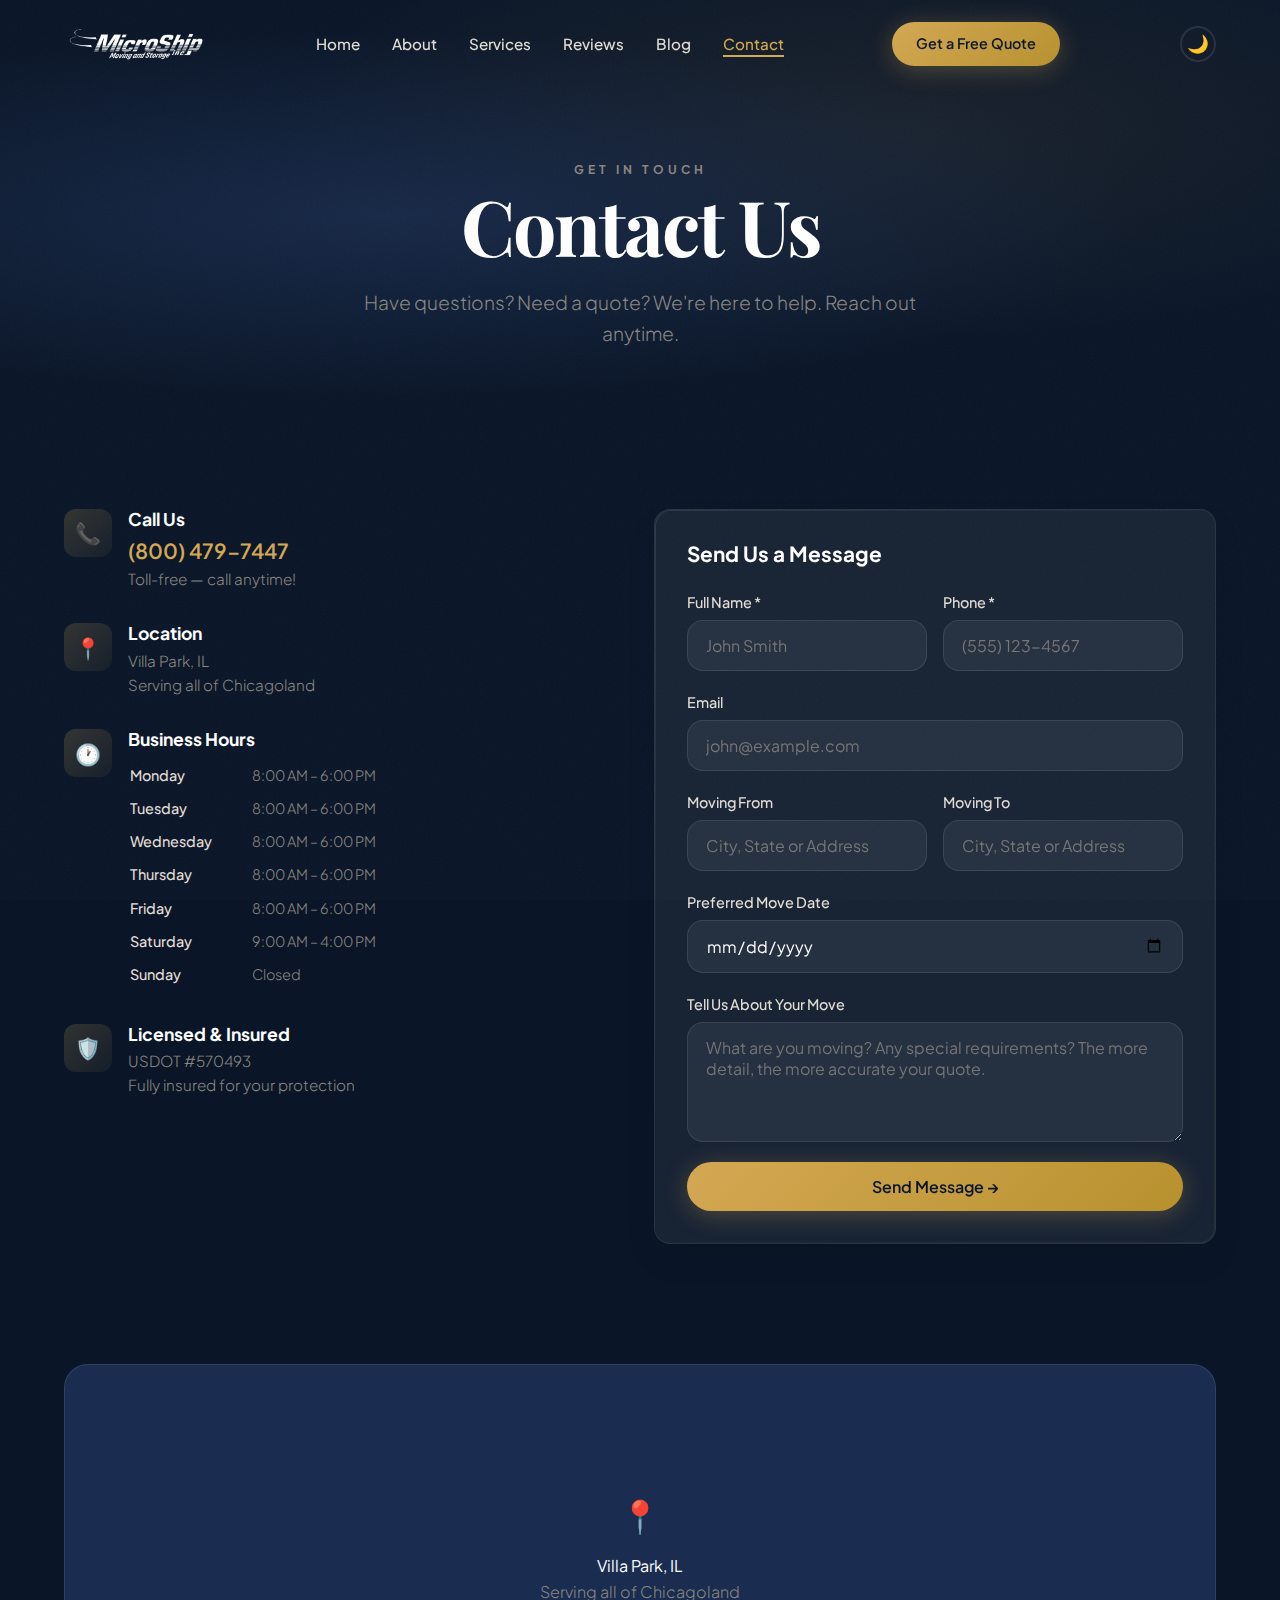
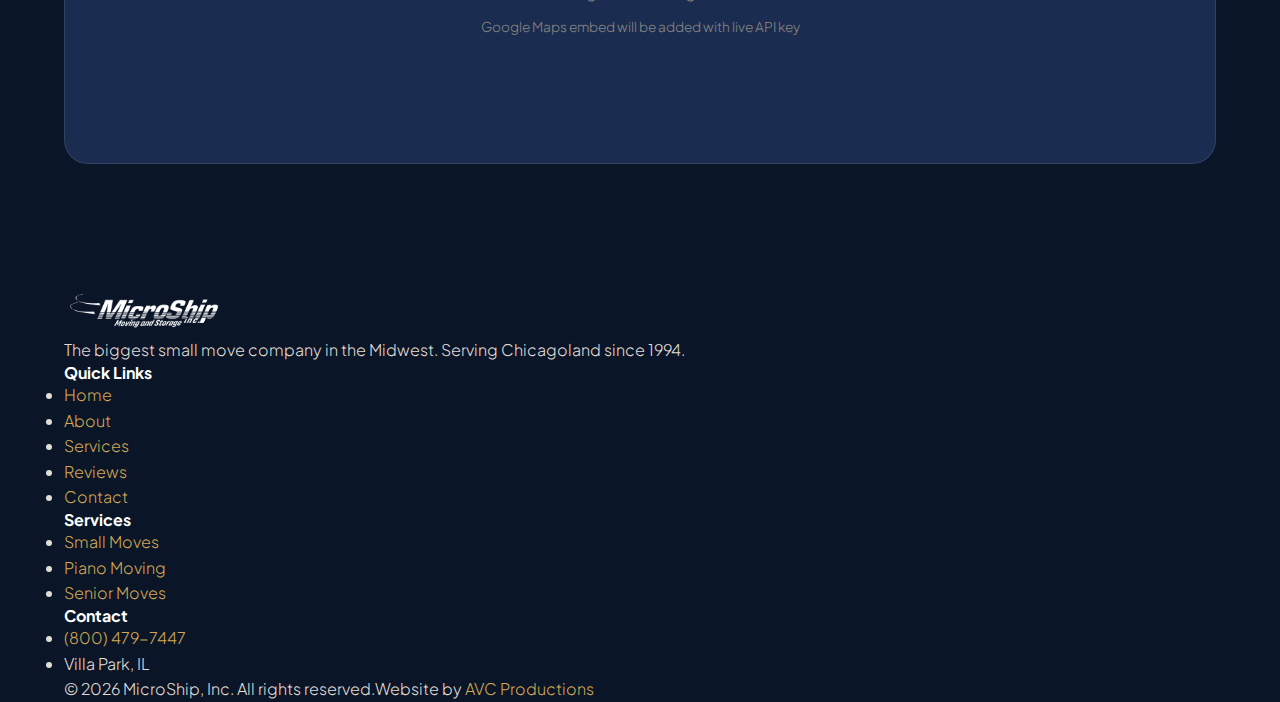
<file: contact.html>
<!DOCTYPE html>
<html lang="en">
<head>
<meta charset="UTF-8">
<meta name="viewport" content="width=device-width, initial-scale=1.0">
<title>Contact Us — MicroShip Inc. | (800) 479-7447</title>
<meta name="description" content="Contact MicroShip Inc. for your next move. Call (800) 479-7447 or fill out our contact form. Serving Villa Park, IL and all of Chicagoland.">
<link rel="preconnect" href="https://fonts.googleapis.com"><link rel="preconnect" href="https://fonts.gstatic.com" crossorigin>
<link href="https://fonts.googleapis.com/css2?family=Plus+Jakarta+Sans:wght@300;400;500;600;700;800&family=Playfair+Display:wght@400;500;600;700;800;900&display=swap" rel="stylesheet">
<link rel="stylesheet" href="assets/css/premium.css"><link rel="stylesheet" href="assets/css/wow.css">
<style>
*,*::before,*::after{box-sizing:border-box;margin:0;padding:0}
:root{--navy:#0a1628;--navy-light:#132039;--navy-mid:#1a2d50;--gold:#d4a853;--gold-light:#e8c97a;--gold-dark:#b8912e;--white:#fff;--text:#e2ddd5;--text-muted:#8a8680;--glass:rgba(255,255,255,0.06);--glass-border:rgba(255,255,255,0.1);--radius:16px;--radius-lg:24px;--font:'Plus Jakarta Sans',system-ui,sans-serif;--transition:0.3s cubic-bezier(0.4,0,0.2,1)}
html{scroll-behavior:smooth}body{font-family:var(--font);background:var(--navy);color:var(--text);line-height:1.6;overflow-x:hidden;-webkit-font-smoothing:antialiased}
img{max-width:100%;height:auto;display:block}a{color:var(--gold);text-decoration:none;transition:color var(--transition)}a:hover{color:var(--gold-light)}
h1,h2,h3,h4{color:var(--white);line-height:1.2;font-weight:700}.container{max-width:1200px;margin:0 auto;padding:0 24px}
.btn{display:inline-flex;align-items:center;gap:8px;padding:14px 32px;border-radius:50px;font-weight:600;font-size:1rem;cursor:pointer;border:none;transition:all var(--transition);font-family:var(--font)}
.btn-primary{background:linear-gradient(135deg,var(--gold),var(--gold-dark));color:var(--navy);box-shadow:0 4px 24px rgba(212,168,83,0.3)}.btn-primary:hover{transform:translateY(-2px);box-shadow:0 8px 32px rgba(212,168,83,0.5);color:var(--navy)}
.section-label{text-transform:uppercase;letter-spacing:3px;font-size:0.8rem;color:var(--gold);font-weight:600;margin-bottom:12px}
.section-title{font-size:clamp(2rem,5vw,3.2rem);margin-bottom:20px}
.glass-card{background:var(--glass);backdrop-filter:blur(20px);border:1px solid var(--glass-border);border-radius:var(--radius);padding:32px;transition:all var(--transition)}
.site-header{position:fixed;top:0;left:0;right:0;z-index:1000;padding:20px 0;transition:all var(--transition)}
.site-header.scrolled{background:rgba(10,22,40,0.95);backdrop-filter:blur(20px);padding:12px 0;box-shadow:0 4px 30px rgba(0,0,0,0.3)}
.header-inner{display:flex;align-items:center;justify-content:space-between}.logo img{height:48px;width:auto}
.nav-links{display:flex;align-items:center;gap:32px;list-style:none}
.nav-links a{color:var(--text);font-weight:500;font-size:0.95rem;position:relative}
.nav-links a::after{content:'';position:absolute;bottom:-4px;left:0;width:0;height:2px;background:var(--gold);transition:width var(--transition)}
.nav-links a:hover{color:var(--white)}.nav-links a:hover::after{width:100%}.nav-links a.active{color:var(--gold)}.nav-links a.active::after{width:100%}
.header-cta .btn{padding:10px 24px;font-size:0.9rem}
.hamburger{display:none;flex-direction:column;gap:5px;cursor:pointer;background:none;border:none;padding:8px}
.hamburger span{display:block;width:24px;height:2px;background:var(--white)}
.mobile-nav{display:none;position:fixed;top:0;left:0;right:0;bottom:0;background:rgba(10,22,40,0.98);backdrop-filter:blur(20px);z-index:999;flex-direction:column;align-items:center;justify-content:center;gap:32px}
.mobile-nav.open{display:flex}.mobile-nav a{color:var(--white);font-size:1.5rem;font-weight:600}
.mobile-nav .close-btn{position:absolute;top:24px;right:24px;background:none;border:none;color:var(--white);font-size:2rem;cursor:pointer}
@media(max-width:900px){.nav-links,.header-cta{display:none}.hamburger{display:flex}}

.page-hero{padding:160px 0 80px;text-align:center;position:relative;overflow:hidden}
.page-hero::before{content:'';position:absolute;inset:0;background:radial-gradient(ellipse at 30% 50%,rgba(26,45,80,0.8),transparent 60%),radial-gradient(ellipse at 70% 30%,rgba(212,168,83,0.08),transparent 50%)}
.page-hero h1{font-size:clamp(2.5rem,6vw,4rem);margin-bottom:16px;position:relative}.page-hero p{font-size:1.2rem;color:var(--text-muted);max-width:600px;margin:0 auto;position:relative}

.contact-section{padding:80px 0 120px}
.contact-grid{display:grid;grid-template-columns:1fr 1fr;gap:48px}
@media(max-width:768px){.contact-grid{grid-template-columns:1fr}}

.contact-info .info-item{display:flex;gap:16px;align-items:flex-start;margin-bottom:32px}
.contact-info .info-icon{width:48px;height:48px;background:linear-gradient(135deg,rgba(212,168,83,0.2),rgba(212,168,83,0.05));border-radius:12px;display:flex;align-items:center;justify-content:center;font-size:1.3rem;flex-shrink:0}
.contact-info .info-content h3{font-size:1.1rem;margin-bottom:4px}
.contact-info .info-content p{color:var(--text-muted);font-size:0.95rem}
.contact-info .info-content a{color:var(--gold);font-weight:600}
.hours-table{width:100%;margin-top:8px;font-size:0.9rem}
.hours-table td{padding:4px 0;color:var(--text-muted)}
.hours-table td:first-child{color:var(--text);font-weight:500;width:120px}

.contact-form{display:flex;flex-direction:column;gap:20px}
.form-group{display:flex;flex-direction:column;gap:6px}
.form-group label{font-size:0.9rem;font-weight:500;color:var(--text)}
.form-group input,.form-group textarea,.form-group select{background:rgba(255,255,255,0.06);border:1px solid var(--glass-border);border-radius:var(--radius);padding:14px 18px;color:var(--white);font-family:var(--font);font-size:1rem;transition:border-color var(--transition);outline:none}
.form-group input:focus,.form-group textarea:focus,.form-group select:focus{border-color:var(--gold)}
.form-group textarea{min-height:120px;resize:vertical}
.form-row{display:grid;grid-template-columns:1fr 1fr;gap:16px}
@media(max-width:480px){.form-row{grid-template-columns:1fr}}

.map-section{padding:0 0 120px}
.map-placeholder{width:100%;height:400px;background:var(--navy-mid);border-radius:var(--radius-lg);border:1px solid var(--glass-border);display:flex;align-items:center;justify-content:center;color:var(--text-muted);font-size:1rem}
/* GENERATE: Replace with actual Google Maps embed for Villa Park, IL -->

.site-footer{background:var(--navy-light);border-top:1px solid var(--glass-border);padding:80px 0 32px}
.footer-grid{display:grid;grid-template-columns:2fr 1fr 1fr 1fr;gap:48px;margin-bottom:48px}
@media(max-width:768px){.footer-grid{grid-template-columns:1fr 1fr;gap:32px}}@media(max-width:480px){.footer-grid{grid-template-columns:1fr}}
.footer-brand p{color:var(--text-muted);margin-top:16px;font-size:0.9rem}
.footer-col h4{font-size:0.9rem;text-transform:uppercase;letter-spacing:2px;margin-bottom:20px;color:var(--gold)}
.footer-col ul{list-style:none}.footer-col li{margin-bottom:10px}.footer-col a{color:var(--text-muted);font-size:0.9rem}.footer-col a:hover{color:var(--white)}
.footer-bottom{border-top:1px solid var(--glass-border);padding-top:32px;display:flex;justify-content:space-between;flex-wrap:wrap;gap:16px;font-size:0.85rem;color:var(--text-muted)}
.reveal{opacity:0;transform:translateY(30px);transition:opacity 0.8s ease,transform 0.8s ease}.reveal.visible{opacity:1;transform:translateY(0)}
@media(prefers-reduced-motion:reduce){.reveal{opacity:1;transform:none}}
@media print{.site-header,.mobile-nav{display:none!important}body{background:#fff;color:#000}h1,h2,h3,h4{color:#000!important}.glass-card{background:#f5f5f5;border:1px solid #ddd;backdrop-filter:none}input,textarea{background:#f5f5f5!important;color:#000!important;border:1px solid #ccc!important}}

@media(max-width:768px){.reveal,.service-card,.stat-item,.glass-card,.faq-item,.area-card,.blog-card,.review-card,.value-card,.step,.form-step{opacity:1!important;transform:none!important;filter:none!important;transition:none!important;animation:none!important}}

/* === PREMIUM OVERRIDES === */
h1,h2{font-family:'Playfair Display',Georgia,serif!important}
.hero h1,.page-hero h1{font-size:clamp(2.5rem,6vw,5rem)!important;letter-spacing:-2px}
body{font-weight:300}
.section-label{letter-spacing:4px!important;font-size:.75rem!important;font-weight:700!important}
body::after{content:'';position:fixed;inset:0;pointer-events:none;z-index:9999;opacity:.035;background-image:url("data:image/svg+xml,%3Csvg viewBox='0 0 256 256' xmlns='http://www.w3.org/2000/svg'%3E%3Cfilter id='n'%3E%3CfeTurbulence type='fractalNoise' baseFrequency='0.85' numOctaves='4' stitchTiles='stitch'/%3E%3C/filter%3E%3Crect width='100%25' height='100%25' filter='url(%23n)' opacity='1'/%3E%3C/svg%3E");background-repeat:repeat;background-size:256px}
.glass-card{box-shadow:0 1px 2px rgba(0,0,0,.07),0 4px 8px rgba(0,0,0,.07),0 16px 32px rgba(0,0,0,.07)!important;border:1px solid rgba(255,255,255,.08)}
@media(min-width:769px){.glass-card:hover{transform:translateY(-8px) rotate(.5deg)!important;box-shadow:0 2px 4px rgba(0,0,0,.1),0 8px 16px rgba(0,0,0,.1),0 24px 48px rgba(0,0,0,.12)!important}}
@media(max-width:768px){h1{font-size:clamp(2rem,8vw,3rem)!important}h2{font-size:clamp(1.5rem,5vw,2.2rem)!important}body::after{opacity:.02}}

</style>
<noscript><style>.reveal,.service-card,.stat-item,.glass-card,.faq-item,.area-card,.blog-card,.review-card,.value-card,.step,.form-step{opacity:1!important;transform:none!important}</style></noscript>
</head>
<body>
<header class="site-header"><div class="container header-inner">
  <a href="index.html" class="logo"><img src="assets/images/logo-white.webp" alt="MicroShip Inc." width="180" height="48"></a>
  <nav><ul class="nav-links"><li><a href="index.html">Home</a></li><li><a href="about.html">About</a></li><li><a href="services.html">Services</a></li><li><a href="reviews.html">Reviews</a></li><li><a href="blog.html">Blog</a></li><li><a href="contact.html" class="active">Contact</a></li></ul></nav>
  <div class="header-cta"><a href="quote.html" class="btn btn-primary">Get a Free Quote</a></div>
  <button class="hamburger" aria-label="Open menu" onclick="document.getElementById('mobileNav').classList.add('open')"><span></span><span></span><span></span></button>
</div></header>
<div class="mobile-nav" id="mobileNav"><button class="close-btn" onclick="this.parentElement.classList.remove('open')">&times;</button><a href="index.html">Home</a><a href="about.html">About</a><a href="services.html">Services</a><a href="reviews.html">Reviews</a><a href="blog.html">Blog</a><a href="contact.html">Contact</a><a href="quote.html" class="btn btn-primary" style="margin-top:16px">Get a Free Quote</a></div>

<main>
<section class="page-hero">
  <div class="container">
    <p class="section-label">Get in Touch</p>
    <h1>Contact Us</h1>
    <p>Have questions? Need a quote? We're here to help. Reach out anytime.</p>
  </div>
</section>

<section class="contact-section">
  <div class="container">
    <div class="contact-grid">
      <div class="contact-info reveal">
        <div class="info-item">
          <div class="info-icon">📞</div>
          <div class="info-content">
            <h3>Call Us</h3>
            <p><a href="tel:+18004797447" style="font-size:1.3rem">(800) 479-7447</a></p>
            <p>Toll-free — call anytime!</p>
          </div>
        </div>
        <div class="info-item">
          <div class="info-icon">📍</div>
          <div class="info-content">
            <h3>Location</h3>
            <p>Villa Park, IL<br>Serving all of Chicagoland</p>
          </div>
        </div>
        <div class="info-item">
          <div class="info-icon">🕐</div>
          <div class="info-content">
            <h3>Business Hours</h3>
            <table class="hours-table">
              <tr><td>Monday</td><td>8:00 AM – 6:00 PM</td></tr>
              <tr><td>Tuesday</td><td>8:00 AM – 6:00 PM</td></tr>
              <tr><td>Wednesday</td><td>8:00 AM – 6:00 PM</td></tr>
              <tr><td>Thursday</td><td>8:00 AM – 6:00 PM</td></tr>
              <tr><td>Friday</td><td>8:00 AM – 6:00 PM</td></tr>
              <tr><td>Saturday</td><td>9:00 AM – 4:00 PM</td></tr>
              <tr><td>Sunday</td><td>Closed</td></tr>
            </table>
          </div>
        </div>
        <div class="info-item">
          <div class="info-icon">🛡️</div>
          <div class="info-content">
            <h3>Licensed & Insured</h3>
            <p>USDOT #570493<br>Fully insured for your protection</p>
          </div>
        </div>
      </div>

      <div class="glass-card reveal">
        <h3 style="margin-bottom:24px;font-size:1.3rem">Send Us a Message</h3>
        <form class="contact-form" action="#" method="POST">
          <div class="form-row">
            <div class="form-group">
              <label for="name">Full Name *</label>
              <input type="text" id="name" name="name" required placeholder="John Smith">
            </div>
            <div class="form-group">
              <label for="phone">Phone *</label>
              <input type="tel" id="phone" name="phone" required placeholder="(555) 123-4567">
            </div>
          </div>
          <div class="form-group">
            <label for="email">Email</label>
            <input type="email" id="email" name="email" placeholder="john@example.com">
          </div>
          <div class="form-row">
            <div class="form-group">
              <label for="from">Moving From</label>
              <input type="text" id="from" name="from" placeholder="City, State or Address">
            </div>
            <div class="form-group">
              <label for="to">Moving To</label>
              <input type="text" id="to" name="to" placeholder="City, State or Address">
            </div>
          </div>
          <div class="form-group">
            <label for="date">Preferred Move Date</label>
            <input type="date" id="date" name="date">
          </div>
          <div class="form-group">
            <label for="message">Tell Us About Your Move</label>
            <textarea id="message" name="message" placeholder="What are you moving? Any special requirements? The more detail, the more accurate your quote."></textarea>
          </div>
          <button type="submit" class="btn btn-primary" style="width:100%;justify-content:center">Send Message →</button>
        </form>
      </div>
    </div>
  </div>
</section>

<section class="map-section">
  <div class="container">
    <div class="map-placeholder">
      <!-- GENERATE: Google Maps embed showing Villa Park, IL service area -->
      <div style="text-align:center">
        <p style="font-size:2rem;margin-bottom:12px">📍</p>
        <p><strong style="color:var(--white)">Villa Park, IL</strong></p>
        <p>Serving all of Chicagoland</p>
        <p style="margin-top:12px;font-size:0.85rem">Google Maps embed will be added with live API key</p>
      </div>
    </div>
  </div>
</section>
</main>

<footer class="site-footer"><div class="container">
  <div class="footer-grid">
    <div class="footer-brand"><img src="assets/images/logo-white.webp" alt="MicroShip Inc." width="160" height="42" loading="lazy"><p>The biggest small move company in the Midwest. Serving Chicagoland since 1994.</p></div>
    <div class="footer-col"><h4>Quick Links</h4><ul><li><a href="index.html">Home</a></li><li><a href="about.html">About</a></li><li><a href="services.html">Services</a></li><li><a href="reviews.html">Reviews</a></li><li><a href="contact.html">Contact</a></li></ul></div>
    <div class="footer-col"><h4>Services</h4><ul><li><a href="services.html#small-moves">Small Moves</a></li><li><a href="services.html#piano">Piano Moving</a></li><li><a href="services.html#senior">Senior Moves</a></li></ul></div>
    <div class="footer-col"><h4>Contact</h4><ul><li><a href="tel:+18004797447">(800) 479-7447</a></li><li>Villa Park, IL</li></ul></div>
  </div>
  <div class="footer-bottom"><span>&copy; 2026 MicroShip, Inc. All rights reserved.</span><span>Website by <a href="#">AVC Productions</a></span></div>
</div></footer>
<script>
const h=document.querySelector('.site-header');window.addEventListener('scroll',()=>{h.classList.toggle('scrolled',window.scrollY>50)},{passive:true});
const r=document.querySelectorAll('.reveal');const o=new IntersectionObserver(e=>{e.forEach(el=>{if(el.isIntersecting){el.target.classList.add('visible');o.unobserve(el.target)}})},{threshold:0.1,rootMargin:'0px 0px -50px 0px'});r.forEach(el=>o.observe(el));
</script>
<script>
setTimeout(()=>{document.querySelectorAll('.reveal').forEach(el=>{el.style.opacity='1';el.style.transform='none'})},2000);
</script>
<script src="assets/js/wow.js"></script></body>
</html>
</file>
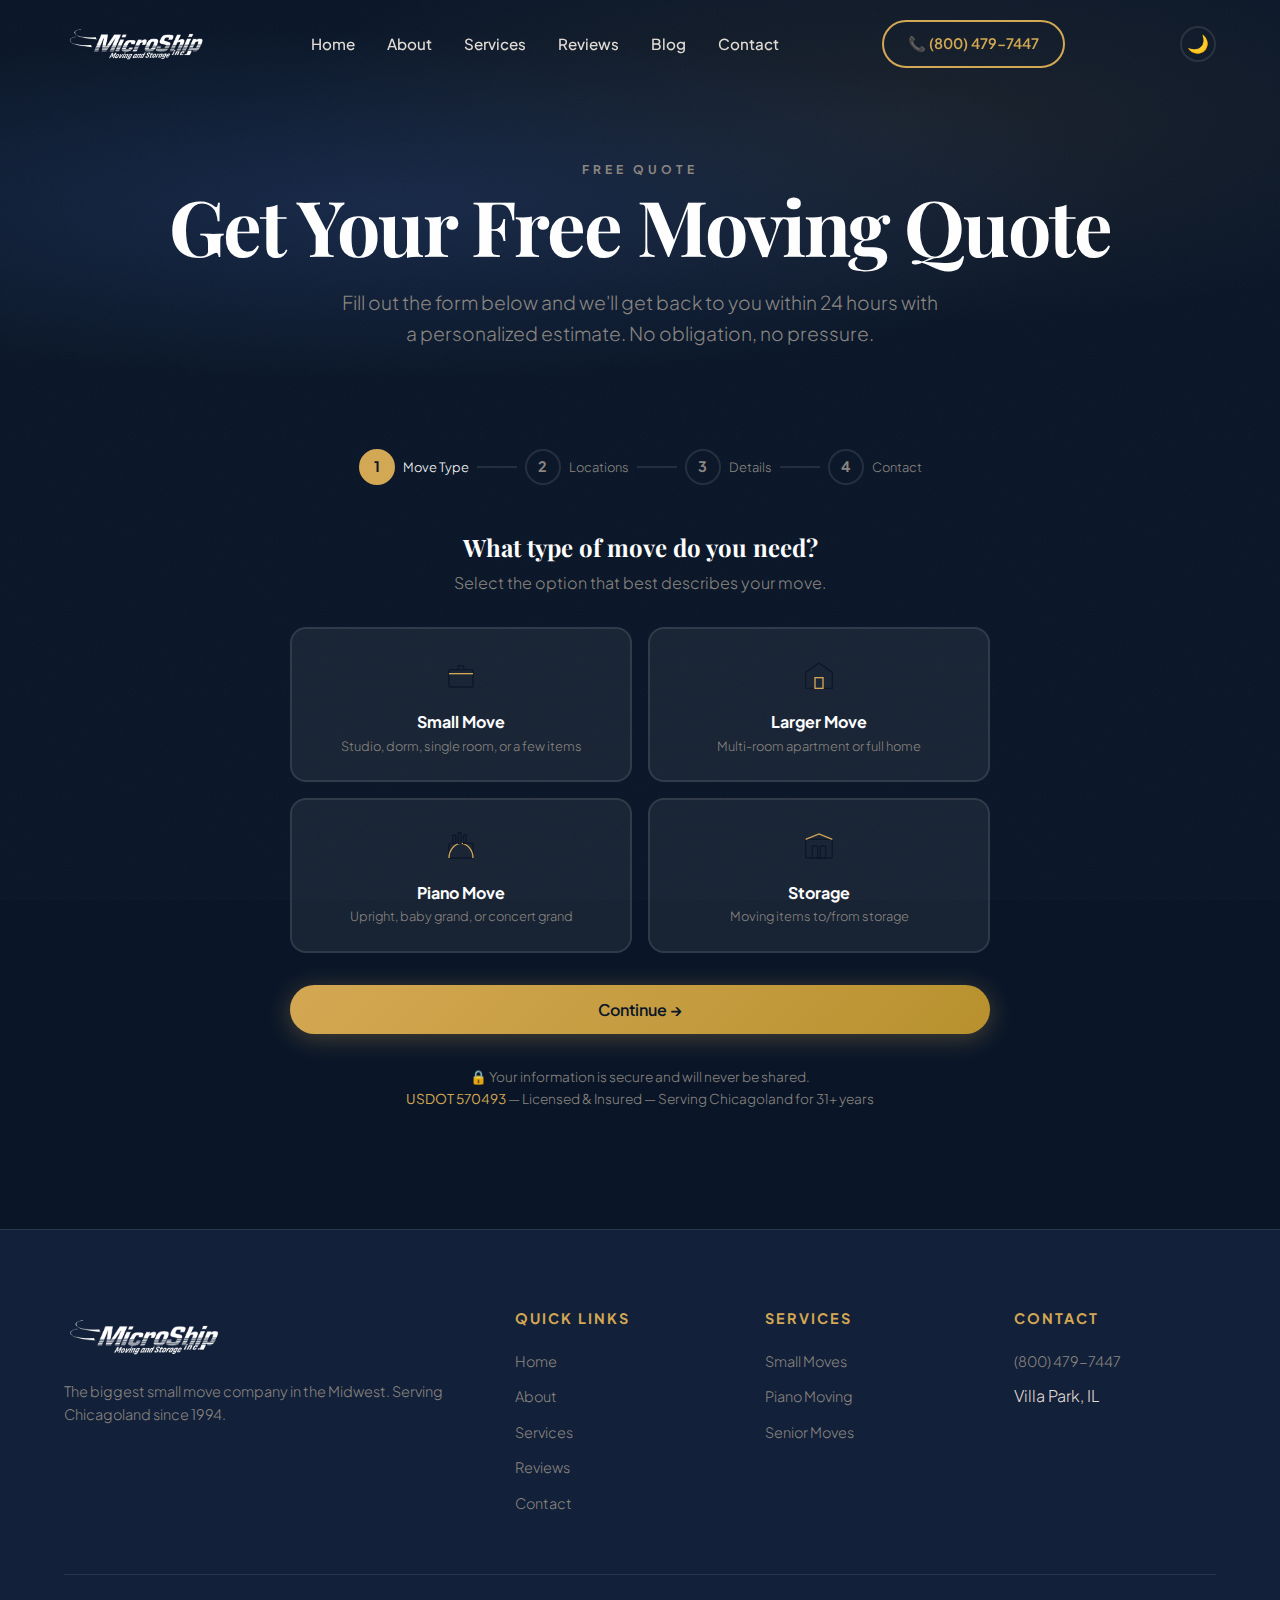
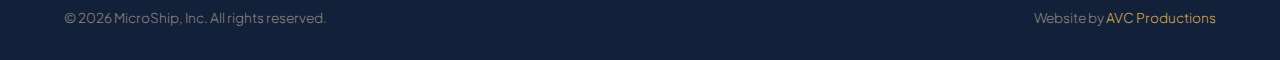
<file: quote.html>
<!DOCTYPE html>
<html lang="en">
<head>
<meta charset="UTF-8">
<meta name="viewport" content="width=device-width, initial-scale=1.0">
<title>Get a Free Quote — MicroShip Inc. | Chicagoland Moving</title>
<meta name="description" content="Get a free, no-obligation moving quote from MicroShip Inc. Fill out our quick form and we'll get back to you within 24 hours.">
<link rel="preconnect" href="https://fonts.googleapis.com"><link rel="preconnect" href="https://fonts.gstatic.com" crossorigin>
<link href="https://fonts.googleapis.com/css2?family=Plus+Jakarta+Sans:wght@300;400;500;600;700;800&family=Playfair+Display:wght@400;500;600;700;800;900&display=swap" rel="stylesheet">
<link rel="stylesheet" href="assets/css/premium.css"><link rel="stylesheet" href="assets/css/wow.css">
<style>
*,*::before,*::after{box-sizing:border-box;margin:0;padding:0}
:root{--navy:#0a1628;--navy-light:#132039;--navy-mid:#1a2d50;--gold:#d4a853;--gold-light:#e8c97a;--gold-dark:#b8912e;--white:#fff;--text:#e2ddd5;--text-muted:#8a8680;--glass:rgba(255,255,255,0.06);--glass-border:rgba(255,255,255,0.1);--radius:16px;--radius-lg:24px;--font:'Plus Jakarta Sans',system-ui,sans-serif;--transition:0.3s cubic-bezier(0.4,0,0.2,1)}
html{scroll-behavior:smooth}body{font-family:var(--font);background:var(--navy);color:var(--text);line-height:1.6;overflow-x:hidden;-webkit-font-smoothing:antialiased}
img{max-width:100%;height:auto;display:block}a{color:var(--gold);text-decoration:none;transition:color var(--transition)}a:hover{color:var(--gold-light)}
h1,h2,h3,h4{color:var(--white);line-height:1.2;font-weight:700}.container{max-width:1200px;margin:0 auto;padding:0 24px}
.btn{display:inline-flex;align-items:center;gap:8px;padding:14px 32px;border-radius:50px;font-weight:600;font-size:1rem;cursor:pointer;border:none;transition:all var(--transition);font-family:var(--font)}
.btn-primary{background:linear-gradient(135deg,var(--gold),var(--gold-dark));color:var(--navy);box-shadow:0 4px 24px rgba(212,168,83,0.3)}.btn-primary:hover{transform:translateY(-2px);box-shadow:0 8px 32px rgba(212,168,83,0.5);color:var(--navy)}
.btn-outline{background:transparent;color:var(--gold);border:2px solid var(--gold)}.btn-outline:hover{background:var(--gold);color:var(--navy)}
.section-label{text-transform:uppercase;letter-spacing:3px;font-size:0.8rem;color:var(--gold);font-weight:600;margin-bottom:12px}
.section-title{font-size:clamp(2rem,5vw,3.2rem);margin-bottom:20px}
.glass-card{background:var(--glass);backdrop-filter:blur(20px);border:1px solid var(--glass-border);border-radius:var(--radius);padding:32px}
.site-header{position:fixed;top:0;left:0;right:0;z-index:1000;padding:20px 0;transition:all var(--transition)}
.site-header.scrolled{background:rgba(10,22,40,0.95);backdrop-filter:blur(20px);padding:12px 0;box-shadow:0 4px 30px rgba(0,0,0,0.3)}
.header-inner{display:flex;align-items:center;justify-content:space-between}.logo img{height:48px;width:auto}
.nav-links{display:flex;align-items:center;gap:32px;list-style:none}
.nav-links a{color:var(--text);font-weight:500;font-size:0.95rem;position:relative}
.nav-links a::after{content:'';position:absolute;bottom:-4px;left:0;width:0;height:2px;background:var(--gold);transition:width var(--transition)}
.nav-links a:hover{color:var(--white)}.nav-links a:hover::after{width:100%}.nav-links a.active{color:var(--gold)}.nav-links a.active::after{width:100%}
.header-cta .btn{padding:10px 24px;font-size:0.9rem}
.hamburger{display:none;flex-direction:column;gap:5px;cursor:pointer;background:none;border:none;padding:8px}
.hamburger span{display:block;width:24px;height:2px;background:var(--white)}
.mobile-nav{display:none;position:fixed;top:0;left:0;right:0;bottom:0;background:rgba(10,22,40,0.98);backdrop-filter:blur(20px);z-index:999;flex-direction:column;align-items:center;justify-content:center;gap:32px}
.mobile-nav.open{display:flex}.mobile-nav a{color:var(--white);font-size:1.5rem;font-weight:600}
.mobile-nav .close-btn{position:absolute;top:24px;right:24px;background:none;border:none;color:var(--white);font-size:2rem;cursor:pointer}
@media(max-width:900px){.nav-links,.header-cta{display:none}.hamburger{display:flex}}

.page-hero{padding:160px 0 60px;text-align:center;position:relative;overflow:hidden}
.page-hero::before{content:'';position:absolute;inset:0;background:radial-gradient(ellipse at 30% 50%,rgba(26,45,80,0.8),transparent 60%),radial-gradient(ellipse at 70% 30%,rgba(212,168,83,0.08),transparent 50%)}
.page-hero h1{font-size:clamp(2.5rem,6vw,4rem);margin-bottom:16px;position:relative}.page-hero p{font-size:1.2rem;color:var(--text-muted);max-width:600px;margin:0 auto;position:relative}

.quote-section{padding:40px 0 120px}
.quote-wrapper{max-width:700px;margin:0 auto}

/* Progress bar */
.progress-bar{display:flex;align-items:center;justify-content:center;gap:8px;margin-bottom:48px}
.progress-step{display:flex;align-items:center;gap:8px}
.progress-step .step-num{width:36px;height:36px;border-radius:50%;display:flex;align-items:center;justify-content:center;font-weight:700;font-size:0.9rem;border:2px solid var(--glass-border);color:var(--text-muted);transition:all var(--transition)}
.progress-step.active .step-num{border-color:var(--gold);background:var(--gold);color:var(--navy)}
.progress-step.done .step-num{border-color:var(--gold);background:rgba(212,168,83,0.2);color:var(--gold)}
.progress-step .step-label{font-size:0.8rem;color:var(--text-muted)}
.progress-step.active .step-label{color:var(--white)}
.progress-line{width:40px;height:2px;background:var(--glass-border)}
.progress-line.active{background:var(--gold)}
@media(max-width:600px){.progress-step .step-label{display:none}.progress-line{width:24px}}

/* Form steps */
.form-step{display:none}
.form-step.active{display:block}
.form-step h2{font-size:1.5rem;margin-bottom:8px;text-align:center}
.form-step .step-desc{color:var(--text-muted);text-align:center;margin-bottom:32px}

.form-group{margin-bottom:20px}
.form-group label{display:block;font-size:0.9rem;font-weight:500;color:var(--text);margin-bottom:6px}
.form-group input,.form-group textarea,.form-group select{width:100%;background:rgba(255,255,255,0.06);border:1px solid var(--glass-border);border-radius:var(--radius);padding:14px 18px;color:var(--white);font-family:var(--font);font-size:1rem;transition:border-color var(--transition);outline:none}
.form-group input:focus,.form-group textarea:focus,.form-group select:focus{border-color:var(--gold)}
.form-group textarea{min-height:100px;resize:vertical}
.form-group select option{background:var(--navy);color:var(--white)}
.form-row{display:grid;grid-template-columns:1fr 1fr;gap:16px}
@media(max-width:480px){.form-row{grid-template-columns:1fr}}

/* Move type cards */
.type-grid{display:grid;grid-template-columns:1fr 1fr;gap:16px}
@media(max-width:480px){.type-grid{grid-template-columns:1fr}}
.type-card{padding:24px;border-radius:var(--radius);background:var(--glass);border:2px solid var(--glass-border);cursor:pointer;text-align:center;transition:all var(--transition)}
.type-card:hover{border-color:rgba(212,168,83,0.4)}
.type-card.selected{border-color:var(--gold);background:rgba(212,168,83,0.1)}
.type-card .type-icon{font-size:2rem;margin-bottom:8px}
.type-card h3{font-size:1rem;margin-bottom:4px}
.type-card p{font-size:0.8rem;color:var(--text-muted)}
.type-card input{display:none}

.form-buttons{display:flex;gap:16px;margin-top:32px}
.form-buttons .btn{flex:1;justify-content:center}

/* No-JS fallback: show all steps */
noscript .form-step{display:block!important;margin-bottom:32px;padding-bottom:32px;border-bottom:1px solid var(--glass-border)}
noscript .progress-bar{display:none}
noscript .form-buttons .btn-back{display:none}
noscript .form-buttons .btn-next{display:none}

.trust-note{text-align:center;margin-top:32px;font-size:0.85rem;color:var(--text-muted)}
.trust-note strong{color:var(--gold)}

.site-footer{background:var(--navy-light);border-top:1px solid var(--glass-border);padding:80px 0 32px}
.footer-grid{display:grid;grid-template-columns:2fr 1fr 1fr 1fr;gap:48px;margin-bottom:48px}
@media(max-width:768px){.footer-grid{grid-template-columns:1fr 1fr;gap:32px}}@media(max-width:480px){.footer-grid{grid-template-columns:1fr}}
.footer-brand p{color:var(--text-muted);margin-top:16px;font-size:0.9rem}
.footer-col h4{font-size:0.9rem;text-transform:uppercase;letter-spacing:2px;margin-bottom:20px;color:var(--gold)}
.footer-col ul{list-style:none}.footer-col li{margin-bottom:10px}.footer-col a{color:var(--text-muted);font-size:0.9rem}.footer-col a:hover{color:var(--white)}
.footer-bottom{border-top:1px solid var(--glass-border);padding-top:32px;display:flex;justify-content:space-between;flex-wrap:wrap;gap:16px;font-size:0.85rem;color:var(--text-muted)}
@media print{.site-header,.mobile-nav,.progress-bar{display:none!important}body{background:#fff;color:#000}h1,h2,h3,h4{color:#000!important}.glass-card,.type-card{background:#f5f5f5;border:1px solid #ddd;backdrop-filter:none}input,textarea,select{background:#f5f5f5!important;color:#000!important;border:1px solid #ccc!important}}

@media(max-width:768px){.reveal,.service-card,.stat-item,.glass-card,.faq-item,.area-card,.blog-card,.review-card,.value-card,.step,.form-step{opacity:1!important;transform:none!important;filter:none!important;transition:none!important;animation:none!important}}

/* === PREMIUM OVERRIDES === */
h1,h2{font-family:'Playfair Display',Georgia,serif!important}
.hero h1,.page-hero h1{font-size:clamp(2.5rem,6vw,5rem)!important;letter-spacing:-2px}
body{font-weight:300}
.section-label{letter-spacing:4px!important;font-size:.75rem!important;font-weight:700!important}
body::after{content:'';position:fixed;inset:0;pointer-events:none;z-index:9999;opacity:.035;background-image:url("data:image/svg+xml,%3Csvg viewBox='0 0 256 256' xmlns='http://www.w3.org/2000/svg'%3E%3Cfilter id='n'%3E%3CfeTurbulence type='fractalNoise' baseFrequency='0.85' numOctaves='4' stitchTiles='stitch'/%3E%3C/filter%3E%3Crect width='100%25' height='100%25' filter='url(%23n)' opacity='1'/%3E%3C/svg%3E");background-repeat:repeat;background-size:256px}
.glass-card{box-shadow:0 1px 2px rgba(0,0,0,.07),0 4px 8px rgba(0,0,0,.07),0 16px 32px rgba(0,0,0,.07)!important;border:1px solid rgba(255,255,255,.08)}
@media(min-width:769px){.glass-card:hover{transform:translateY(-8px) rotate(.5deg)!important;box-shadow:0 2px 4px rgba(0,0,0,.1),0 8px 16px rgba(0,0,0,.1),0 24px 48px rgba(0,0,0,.12)!important}}
@media(max-width:768px){h1{font-size:clamp(2rem,8vw,3rem)!important}h2{font-size:clamp(1.5rem,5vw,2.2rem)!important}body::after{opacity:.02}}

</style>
</head>
<body>
<header class="site-header"><div class="container header-inner">
  <a href="index.html" class="logo"><img src="assets/images/logo-white.webp" alt="MicroShip Inc." width="180" height="48"></a>
  <nav><ul class="nav-links"><li><a href="index.html">Home</a></li><li><a href="about.html">About</a></li><li><a href="services.html">Services</a></li><li><a href="reviews.html">Reviews</a></li><li><a href="blog.html">Blog</a></li><li><a href="contact.html">Contact</a></li></ul></nav>
  <div class="header-cta"><a href="tel:+18004797447" class="btn btn-outline" style="padding:10px 24px;font-size:0.9rem">📞 (800) 479-7447</a></div>
  <button class="hamburger" aria-label="Open menu" onclick="document.getElementById('mobileNav').classList.add('open')"><span></span><span></span><span></span></button>
</div></header>
<div class="mobile-nav" id="mobileNav"><button class="close-btn" onclick="this.parentElement.classList.remove('open')">&times;</button><a href="index.html">Home</a><a href="about.html">About</a><a href="services.html">Services</a><a href="reviews.html">Reviews</a><a href="blog.html">Blog</a><a href="contact.html">Contact</a><a href="tel:+18004797447" style="color:var(--gold);font-size:1.2rem;margin-top:16px">(800) 479-7447</a></div>

<main>
<section class="page-hero">
  <div class="container">
    <p class="section-label">Free Quote</p>
    <h1>Get Your Free Moving Quote</h1>
    <p>Fill out the form below and we'll get back to you within 24 hours with a personalized estimate. No obligation, no pressure.</p>
  </div>
</section>

<section class="quote-section">
  <div class="container">
    <div class="quote-wrapper">

      <div class="progress-bar" aria-label="Quote form progress">
        <div class="progress-step active" data-step="1"><span class="step-num">1</span><span class="step-label">Move Type</span></div>
        <div class="progress-line"></div>
        <div class="progress-step" data-step="2"><span class="step-num">2</span><span class="step-label">Locations</span></div>
        <div class="progress-line"></div>
        <div class="progress-step" data-step="3"><span class="step-num">3</span><span class="step-label">Details</span></div>
        <div class="progress-line"></div>
        <div class="progress-step" data-step="4"><span class="step-num">4</span><span class="step-label">Contact</span></div>
      </div>

      <form action="#" method="POST" id="quoteForm">
        <noscript><p style="text-align:center;color:var(--gold);margin-bottom:24px">JavaScript is disabled. All steps are shown below — fill out the form and submit.</p></noscript>

        <!-- Step 1: Move Type -->
        <div class="form-step active" data-step="1">
          <h2>What type of move do you need?</h2>
          <p class="step-desc">Select the option that best describes your move.</p>
          <div class="type-grid">
            <label class="type-card" onclick="this.querySelector('input').checked=true;document.querySelectorAll('.type-card').forEach(c=>c.classList.remove('selected'));this.classList.add('selected')">
              <input type="radio" name="move_type" value="small" required>
              <div class="type-icon"><svg viewBox="0 0 48 48" width="32" height="32" fill="none" stroke="#0a1628" stroke-width="2"><rect x="6" y="16" width="36" height="26" rx="2"/><path d="M6 22h36" stroke="#d4a853"/><path d="M20 16V10h8v6"/></svg></div>
              <h3>Small Move</h3>
              <p>Studio, dorm, single room, or a few items</p>
            </label>
            <label class="type-card" onclick="this.querySelector('input').checked=true;document.querySelectorAll('.type-card').forEach(c=>c.classList.remove('selected'));this.classList.add('selected')">
              <input type="radio" name="move_type" value="large">
              <div class="type-icon"><svg viewBox="0 0 48 48" width="32" height="32" fill="none" stroke="#0a1628" stroke-width="2"><path d="M4 44V20l20-14 20 14v24H4z"/><rect x="18" y="28" width="12" height="16" stroke="#d4a853"/></svg></div>
              <h3>Larger Move</h3>
              <p>Multi-room apartment or full home</p>
            </label>
            <label class="type-card" onclick="this.querySelector('input').checked=true;document.querySelectorAll('.type-card').forEach(c=>c.classList.remove('selected'));this.classList.add('selected')">
              <input type="radio" name="move_type" value="piano">
              <div class="type-icon"><svg viewBox="0 0 48 48" width="32" height="32" fill="none" stroke="#0a1628" stroke-width="2"><rect x="6" y="20" width="36" height="22" rx="2"/><path d="M6 42c0-12 9-22 18-22s18 10 18 22" stroke="#d4a853" fill="none"/><rect x="12" y="8" width="4" height="12"/><rect x="20" y="4" width="4" height="16"/><rect x="28" y="8" width="4" height="12"/></svg></div>
              <h3>Piano Move</h3>
              <p>Upright, baby grand, or concert grand</p>
            </label>
            <label class="type-card" onclick="this.querySelector('input').checked=true;document.querySelectorAll('.type-card').forEach(c=>c.classList.remove('selected'));this.classList.add('selected')">
              <input type="radio" name="move_type" value="storage">
              <div class="type-icon"><svg viewBox="0 0 48 48" width="32" height="32" fill="none" stroke="#0a1628" stroke-width="2"><rect x="4" y="14" width="40" height="28" rx="2"/><path d="M4 14l20-8 20 8" stroke="#d4a853"/><rect x="14" y="24" width="8" height="18"/><rect x="26" y="24" width="8" height="18"/></svg></div>
              <h3>Storage</h3>
              <p>Moving items to/from storage</p>
            </label>
          </div>
          <div class="form-buttons">
            <button type="button" class="btn btn-primary btn-next" onclick="nextStep()">Continue →</button>
          </div>
        </div>

        <!-- Step 2: Locations -->
        <div class="form-step" data-step="2">
          <h2>Where are you moving?</h2>
          <p class="step-desc">Tell us your pickup and delivery locations.</p>
          <div class="form-group">
            <label for="q_from">Moving From *</label>
            <input type="text" id="q_from" name="from" required placeholder="Address, city, or zip code">
          </div>
          <div class="form-group">
            <label for="q_to">Moving To *</label>
            <input type="text" id="q_to" name="to" required placeholder="Address, city, or zip code">
          </div>
          <div class="form-row">
            <div class="form-group">
              <label for="q_from_floor">From — Floor/Level</label>
              <select id="q_from_floor" name="from_floor">
                <option value="">Select...</option>
                <option>Ground/1st Floor</option>
                <option>2nd Floor</option>
                <option>3rd Floor</option>
                <option>4th Floor+</option>
                <option>Elevator Building</option>
                <option>Storage Unit</option>
              </select>
            </div>
            <div class="form-group">
              <label for="q_to_floor">To — Floor/Level</label>
              <select id="q_to_floor" name="to_floor">
                <option value="">Select...</option>
                <option>Ground/1st Floor</option>
                <option>2nd Floor</option>
                <option>3rd Floor</option>
                <option>4th Floor+</option>
                <option>Elevator Building</option>
                <option>Storage Unit</option>
              </select>
            </div>
          </div>
          <div class="form-buttons">
            <button type="button" class="btn btn-outline btn-back" onclick="prevStep()">← Back</button>
            <button type="button" class="btn btn-primary btn-next" onclick="nextStep()">Continue →</button>
          </div>
        </div>

        <!-- Step 3: Details -->
        <div class="form-step" data-step="3">
          <h2>Move Details</h2>
          <p class="step-desc">Help us understand your move better for an accurate quote.</p>
          <div class="form-group">
            <label for="q_date">Preferred Move Date *</label>
            <input type="date" id="q_date" name="date" required>
          </div>
          <div class="form-group">
            <label for="q_time">Preferred Time</label>
            <select id="q_time" name="time">
              <option value="">Flexible</option>
              <option>Morning (8am - 12pm)</option>
              <option>Afternoon (12pm - 4pm)</option>
              <option>Evening (4pm - 7pm)</option>
            </select>
          </div>
          <div class="form-group">
            <label for="q_desc">Describe Your Move</label>
            <textarea id="q_desc" name="description" placeholder="What items are you moving? Any special requirements (fragile items, heavy furniture, stairs)? The more detail, the more accurate your quote."></textarea>
          </div>
          <div class="form-group">
            <label>Additional Services Needed?</label>
            <div style="display:flex;flex-wrap:wrap;gap:12px;margin-top:8px">
              <label style="display:flex;align-items:center;gap:8px;cursor:pointer;color:var(--text)"><input type="checkbox" name="services[]" value="packing"> Packing</label>
              <label style="display:flex;align-items:center;gap:8px;cursor:pointer;color:var(--text)"><input type="checkbox" name="services[]" value="unpacking"> Unpacking</label>
              <label style="display:flex;align-items:center;gap:8px;cursor:pointer;color:var(--text)"><input type="checkbox" name="services[]" value="storage"> Storage</label>
              <label style="display:flex;align-items:center;gap:8px;cursor:pointer;color:var(--text)"><input type="checkbox" name="services[]" value="disassembly"> Furniture Disassembly</label>
            </div>
          </div>
          <div class="form-buttons">
            <button type="button" class="btn btn-outline btn-back" onclick="prevStep()">← Back</button>
            <button type="button" class="btn btn-primary btn-next" onclick="nextStep()">Continue →</button>
          </div>
        </div>

        <!-- Step 4: Contact -->
        <div class="form-step" data-step="4">
          <h2>Your Contact Information</h2>
          <p class="step-desc">We'll use this to send your personalized quote.</p>
          <div class="form-row">
            <div class="form-group">
              <label for="q_first">First Name *</label>
              <input type="text" id="q_first" name="first_name" required placeholder="John">
            </div>
            <div class="form-group">
              <label for="q_last">Last Name *</label>
              <input type="text" id="q_last" name="last_name" required placeholder="Smith">
            </div>
          </div>
          <div class="form-group">
            <label for="q_email">Email *</label>
            <input type="email" id="q_email" name="email" required placeholder="john@example.com">
          </div>
          <div class="form-group">
            <label for="q_phone">Phone *</label>
            <input type="tel" id="q_phone" name="phone" required placeholder="(555) 123-4567">
          </div>
          <div class="form-group">
            <label for="q_how">How did you hear about us?</label>
            <select id="q_how" name="referral">
              <option value="">Select...</option>
              <option>Google Search</option>
              <option>Google Maps</option>
              <option>Yelp</option>
              <option>Friend/Family Referral</option>
              <option>Repeat Customer</option>
              <option>Other</option>
            </select>
          </div>
          <div class="form-buttons">
            <button type="button" class="btn btn-outline btn-back" onclick="prevStep()">← Back</button>
            <button type="submit" class="btn btn-primary" style="flex:2">Submit Quote Request →</button>
          </div>
        </div>
      </form>

      <div class="trust-note">
        🔒 Your information is secure and will never be shared.<br>
        <strong>USDOT 570493</strong> — Licensed & Insured — Serving Chicagoland for 31+ years
      </div>

    </div>
  </div>
</section>
</main>

<footer class="site-footer"><div class="container">
  <div class="footer-grid">
    <div class="footer-brand"><img src="assets/images/logo-white.webp" alt="MicroShip Inc." width="160" height="42" loading="lazy"><p>The biggest small move company in the Midwest. Serving Chicagoland since 1994.</p></div>
    <div class="footer-col"><h4>Quick Links</h4><ul><li><a href="index.html">Home</a></li><li><a href="about.html">About</a></li><li><a href="services.html">Services</a></li><li><a href="reviews.html">Reviews</a></li><li><a href="contact.html">Contact</a></li></ul></div>
    <div class="footer-col"><h4>Services</h4><ul><li><a href="services.html#small-moves">Small Moves</a></li><li><a href="services.html#piano">Piano Moving</a></li><li><a href="services.html#senior">Senior Moves</a></li></ul></div>
    <div class="footer-col"><h4>Contact</h4><ul><li><a href="tel:+18004797447">(800) 479-7447</a></li><li>Villa Park, IL</li></ul></div>
  </div>
  <div class="footer-bottom"><span>&copy; 2026 MicroShip, Inc. All rights reserved.</span><span>Website by <a href="#">AVC Productions</a></span></div>
</div></footer>
<script>
// Header
const h=document.querySelector('.site-header');window.addEventListener('scroll',()=>{h.classList.toggle('scrolled',window.scrollY>50)},{passive:true});

// Multi-step form
let currentStep = 1;
const totalSteps = 4;

function updateProgress() {
  document.querySelectorAll('.progress-step').forEach(s => {
    const n = parseInt(s.dataset.step);
    s.classList.toggle('active', n === currentStep);
    s.classList.toggle('done', n < currentStep);
  });
  document.querySelectorAll('.progress-line').forEach((line, i) => {
    line.classList.toggle('active', i < currentStep - 1);
  });
  document.querySelectorAll('.form-step').forEach(s => {
    s.classList.toggle('active', parseInt(s.dataset.step) === currentStep);
  });
}

function nextStep() {
  if (currentStep < totalSteps) {
    currentStep++;
    updateProgress();
    window.scrollTo({top: document.querySelector('.quote-section').offsetTop - 100, behavior: 'smooth'});
  }
}

function prevStep() {
  if (currentStep > 1) {
    currentStep--;
    updateProgress();
    window.scrollTo({top: document.querySelector('.quote-section').offsetTop - 100, behavior: 'smooth'});
  }
}
</script>
<script>
setTimeout(()=>{document.querySelectorAll('.reveal').forEach(el=>{el.style.opacity='1';el.style.transform='none'})},2000);
</script>
<script src="assets/js/wow.js"></script></body>
</html>
</file>
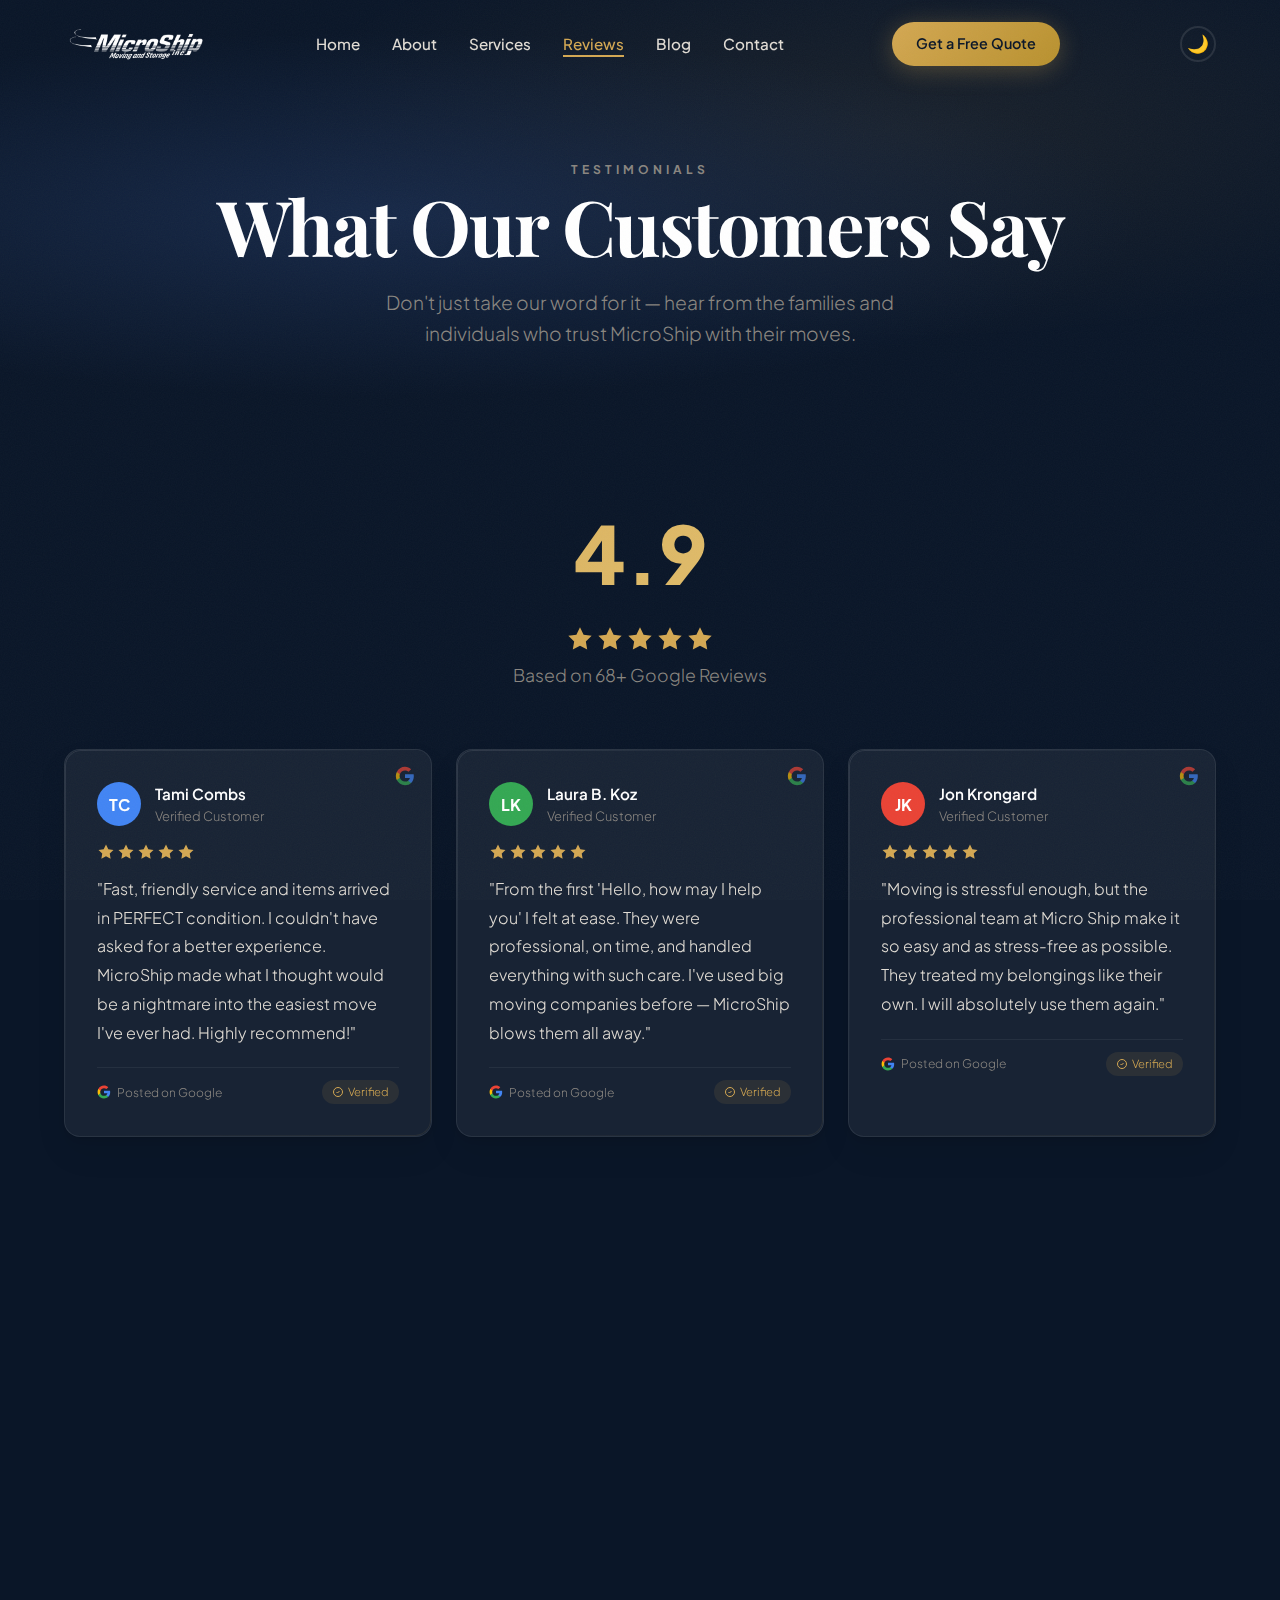
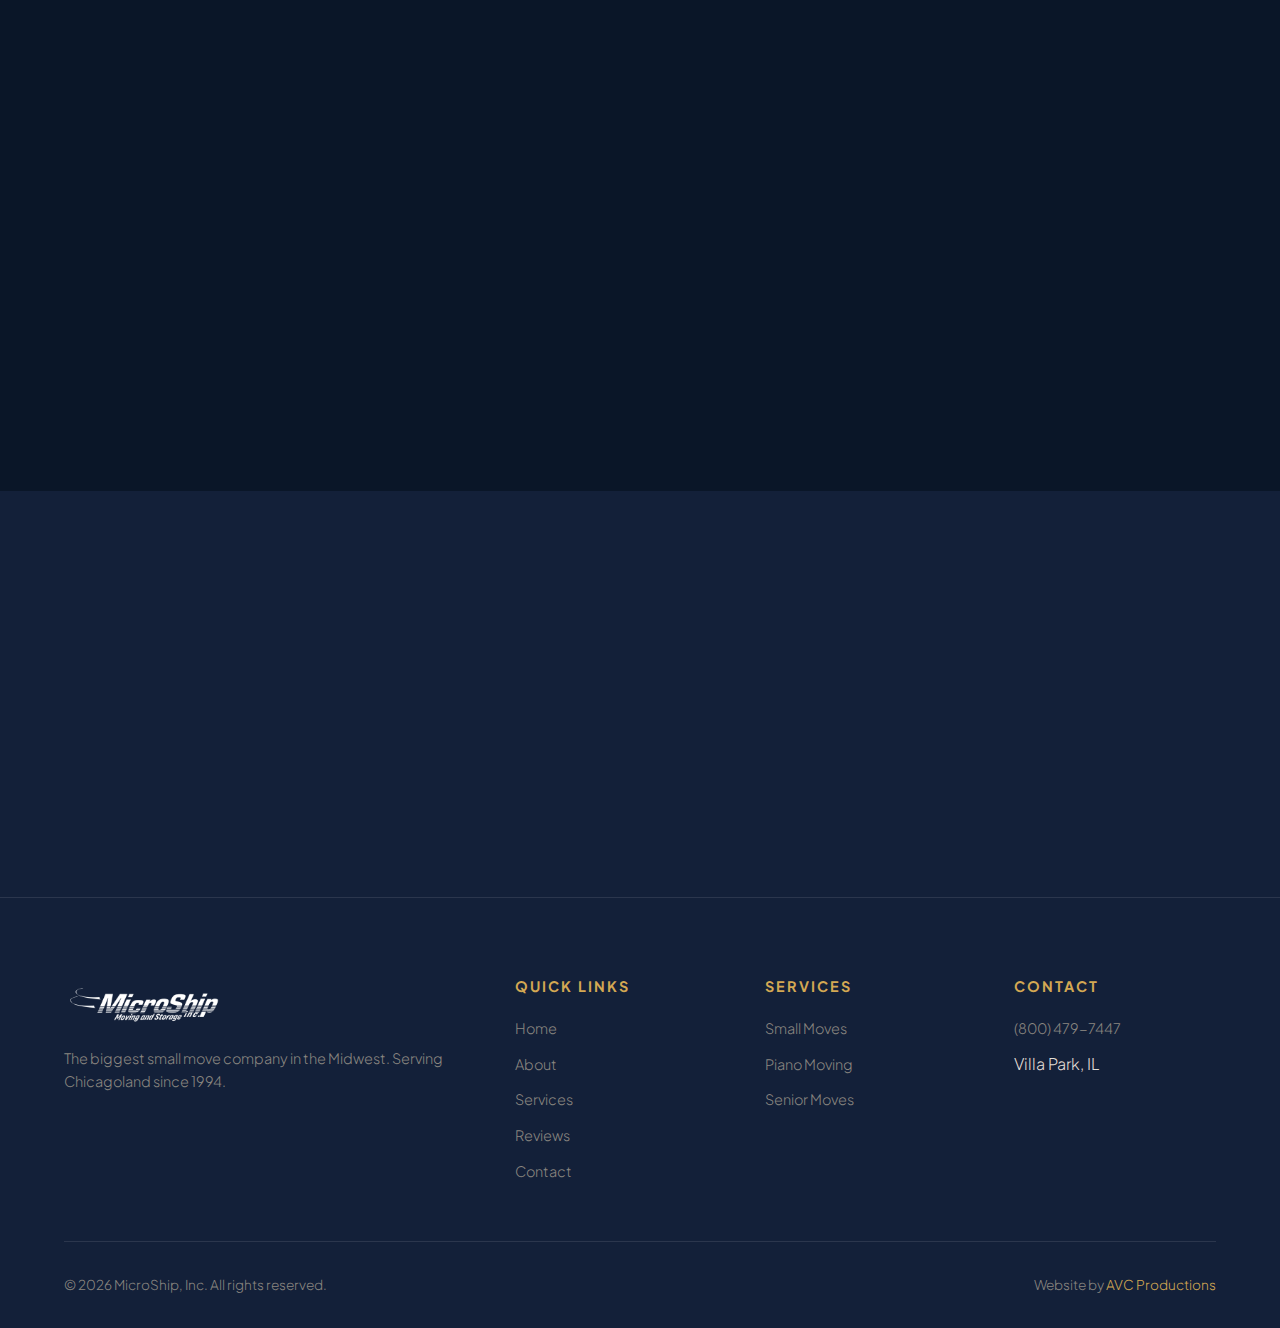
<file: reviews.html>
<!DOCTYPE html>
<html lang="en">
<head>
<meta charset="UTF-8">
<meta name="viewport" content="width=device-width, initial-scale=1.0">
<title>Reviews — MicroShip Inc. | What Our Customers Say</title>
<meta name="description" content="Read real reviews from MicroShip customers. 68+ five-star Google reviews. See why Chicagoland trusts us with their moves.">
<link rel="preconnect" href="https://fonts.googleapis.com"><link rel="preconnect" href="https://fonts.gstatic.com" crossorigin>
<link href="https://fonts.googleapis.com/css2?family=Plus+Jakarta+Sans:wght@300;400;500;600;700;800&family=Playfair+Display:wght@400;500;600;700;800;900&display=swap" rel="stylesheet">
<link rel="stylesheet" href="assets/css/premium.css"><link rel="stylesheet" href="assets/css/wow.css">
<style>
*,*::before,*::after{box-sizing:border-box;margin:0;padding:0}
:root{--navy:#0a1628;--navy-light:#132039;--navy-mid:#1a2d50;--gold:#d4a853;--gold-light:#e8c97a;--gold-dark:#b8912e;--white:#fff;--text:#e2ddd5;--text-muted:#8a8680;--glass:rgba(255,255,255,0.06);--glass-border:rgba(255,255,255,0.1);--radius:16px;--radius-lg:24px;--font:'Plus Jakarta Sans',system-ui,sans-serif;--transition:0.3s cubic-bezier(0.4,0,0.2,1)}
html{scroll-behavior:smooth}body{font-family:var(--font);background:var(--navy);color:var(--text);line-height:1.6;overflow-x:hidden;-webkit-font-smoothing:antialiased}
img{max-width:100%;height:auto;display:block}a{color:var(--gold);text-decoration:none;transition:color var(--transition)}a:hover{color:var(--gold-light)}
h1,h2,h3,h4{color:var(--white);line-height:1.2;font-weight:700}.container{max-width:1200px;margin:0 auto;padding:0 24px}
.btn{display:inline-flex;align-items:center;gap:8px;padding:14px 32px;border-radius:50px;font-weight:600;font-size:1rem;cursor:pointer;border:none;transition:all var(--transition);font-family:var(--font)}
.btn-primary{background:linear-gradient(135deg,var(--gold),var(--gold-dark));color:var(--navy);box-shadow:0 4px 24px rgba(212,168,83,0.3)}.btn-primary:hover{transform:translateY(-2px);box-shadow:0 8px 32px rgba(212,168,83,0.5);color:var(--navy)}
.section-label{text-transform:uppercase;letter-spacing:3px;font-size:0.8rem;color:var(--gold);font-weight:600;margin-bottom:12px}
.section-title{font-size:clamp(2rem,5vw,3.2rem);margin-bottom:20px}
.glass-card{background:var(--glass);backdrop-filter:blur(20px);border:1px solid var(--glass-border);border-radius:var(--radius);padding:32px;transition:all var(--transition)}
.glass-card:hover{background:rgba(255,255,255,0.1);border-color:rgba(212,168,83,0.3);transform:translateY(-4px)}
.site-header{position:fixed;top:0;left:0;right:0;z-index:1000;padding:20px 0;transition:all var(--transition)}
.site-header.scrolled{background:rgba(10,22,40,0.95);backdrop-filter:blur(20px);padding:12px 0;box-shadow:0 4px 30px rgba(0,0,0,0.3)}
.header-inner{display:flex;align-items:center;justify-content:space-between}.logo img{height:48px;width:auto}
.nav-links{display:flex;align-items:center;gap:32px;list-style:none}
.nav-links a{color:var(--text);font-weight:500;font-size:0.95rem;position:relative}
.nav-links a::after{content:'';position:absolute;bottom:-4px;left:0;width:0;height:2px;background:var(--gold);transition:width var(--transition)}
.nav-links a:hover{color:var(--white)}.nav-links a:hover::after{width:100%}.nav-links a.active{color:var(--gold)}.nav-links a.active::after{width:100%}
.header-cta .btn{padding:10px 24px;font-size:0.9rem}
.hamburger{display:none;flex-direction:column;gap:5px;cursor:pointer;background:none;border:none;padding:8px}
.hamburger span{display:block;width:24px;height:2px;background:var(--white)}
.mobile-nav{display:none;position:fixed;top:0;left:0;right:0;bottom:0;background:rgba(10,22,40,0.98);backdrop-filter:blur(20px);z-index:999;flex-direction:column;align-items:center;justify-content:center;gap:32px}
.mobile-nav.open{display:flex}.mobile-nav a{color:var(--white);font-size:1.5rem;font-weight:600}
.mobile-nav .close-btn{position:absolute;top:24px;right:24px;background:none;border:none;color:var(--white);font-size:2rem;cursor:pointer}
@media(max-width:900px){.nav-links,.header-cta{display:none}.hamburger{display:flex}}

.page-hero{padding:160px 0 80px;text-align:center;position:relative;overflow:hidden}
.page-hero::before{content:'';position:absolute;inset:0;background:radial-gradient(ellipse at 30% 50%,rgba(26,45,80,0.8),transparent 60%),radial-gradient(ellipse at 70% 30%,rgba(212,168,83,0.08),transparent 50%)}
.page-hero h1{font-size:clamp(2.5rem,6vw,4rem);margin-bottom:16px;position:relative}.page-hero p{font-size:1.2rem;color:var(--text-muted);max-width:600px;margin:0 auto;position:relative}

.rating-summary{padding:60px 0;text-align:center}
.rating-big{font-size:5rem;font-weight:800;background:linear-gradient(135deg,var(--gold),var(--gold-light));-webkit-background-clip:text;-webkit-text-fill-color:transparent;background-clip:text}
.rating-stars{font-size:2rem;color:var(--gold);margin:8px 0}
.rating-count{color:var(--text-muted);font-size:1.1rem}

.reviews-grid{display:grid;grid-template-columns:repeat(auto-fit,minmax(350px,1fr));gap:24px;padding:0 0 100px}
.review-card{padding:32px}
.review-card .stars{color:var(--gold);margin-bottom:16px;font-size:1.1rem}
.review-card blockquote{font-size:1rem;line-height:1.8;margin-bottom:20px;font-style:italic}
.review-card .author{font-weight:600;color:var(--white)}
.review-card .date{font-size:0.85rem;color:var(--text-muted)}
.review-card .source{display:inline-flex;align-items:center;gap:6px;font-size:0.8rem;color:var(--text-muted);margin-top:8px;padding:4px 12px;background:rgba(255,255,255,0.05);border-radius:20px}

.site-footer{background:var(--navy-light);border-top:1px solid var(--glass-border);padding:80px 0 32px}
.footer-grid{display:grid;grid-template-columns:2fr 1fr 1fr 1fr;gap:48px;margin-bottom:48px}
@media(max-width:768px){.footer-grid{grid-template-columns:1fr 1fr;gap:32px}}@media(max-width:480px){.footer-grid{grid-template-columns:1fr}}
.footer-brand p{color:var(--text-muted);margin-top:16px;font-size:0.9rem}
.footer-col h4{font-size:0.9rem;text-transform:uppercase;letter-spacing:2px;margin-bottom:20px;color:var(--gold)}
.footer-col ul{list-style:none}.footer-col li{margin-bottom:10px}.footer-col a{color:var(--text-muted);font-size:0.9rem}.footer-col a:hover{color:var(--white)}
.footer-bottom{border-top:1px solid var(--glass-border);padding-top:32px;display:flex;justify-content:space-between;flex-wrap:wrap;gap:16px;font-size:0.85rem;color:var(--text-muted)}
.reveal{opacity:0;transform:translateY(30px);transition:opacity 0.8s ease,transform 0.8s ease}.reveal.visible{opacity:1;transform:translateY(0)}
@media(prefers-reduced-motion:reduce){.reveal{opacity:1;transform:none}}
@media print{.site-header,.mobile-nav{display:none!important}body{background:#fff;color:#000}h1,h2,h3,h4,.author,.rating-big{color:#000!important;-webkit-text-fill-color:#000!important}.glass-card{background:#f5f5f5;border:1px solid #ddd;backdrop-filter:none}}

@media(max-width:768px){.reveal,.service-card,.stat-item,.glass-card,.faq-item,.area-card,.blog-card,.review-card,.value-card,.step,.form-step{opacity:1!important;transform:none!important;filter:none!important;transition:none!important;animation:none!important}}

/* === PREMIUM OVERRIDES === */
h1,h2{font-family:'Playfair Display',Georgia,serif!important}
.hero h1,.page-hero h1{font-size:clamp(2.5rem,6vw,5rem)!important;letter-spacing:-2px}
body{font-weight:300}
.section-label{letter-spacing:4px!important;font-size:.75rem!important;font-weight:700!important}
body::after{content:'';position:fixed;inset:0;pointer-events:none;z-index:9999;opacity:.035;background-image:url("data:image/svg+xml,%3Csvg viewBox='0 0 256 256' xmlns='http://www.w3.org/2000/svg'%3E%3Cfilter id='n'%3E%3CfeTurbulence type='fractalNoise' baseFrequency='0.85' numOctaves='4' stitchTiles='stitch'/%3E%3C/filter%3E%3Crect width='100%25' height='100%25' filter='url(%23n)' opacity='1'/%3E%3C/svg%3E");background-repeat:repeat;background-size:256px}
.glass-card{box-shadow:0 1px 2px rgba(0,0,0,.07),0 4px 8px rgba(0,0,0,.07),0 16px 32px rgba(0,0,0,.07)!important;border:1px solid rgba(255,255,255,.08)}
@media(min-width:769px){.glass-card:hover{transform:translateY(-8px) rotate(.5deg)!important;box-shadow:0 2px 4px rgba(0,0,0,.1),0 8px 16px rgba(0,0,0,.1),0 24px 48px rgba(0,0,0,.12)!important}}
@media(max-width:768px){h1{font-size:clamp(2rem,8vw,3rem)!important}h2{font-size:clamp(1.5rem,5vw,2.2rem)!important}body::after{opacity:.02}}

</style>
<noscript><style>.reveal,.service-card,.stat-item,.glass-card,.faq-item,.area-card,.blog-card,.review-card,.value-card,.step,.form-step{opacity:1!important;transform:none!important}</style></noscript>
</head>
<body>
<header class="site-header"><div class="container header-inner">
  <a href="index.html" class="logo"><img src="assets/images/logo-white.webp" alt="MicroShip Inc." width="180" height="48"></a>
  <nav><ul class="nav-links"><li><a href="index.html">Home</a></li><li><a href="about.html">About</a></li><li><a href="services.html">Services</a></li><li><a href="reviews.html" class="active">Reviews</a></li><li><a href="blog.html">Blog</a></li><li><a href="contact.html">Contact</a></li></ul></nav>
  <div class="header-cta"><a href="quote.html" class="btn btn-primary">Get a Free Quote</a></div>
  <button class="hamburger" aria-label="Open menu" onclick="document.getElementById('mobileNav').classList.add('open')"><span></span><span></span><span></span></button>
</div></header>
<div class="mobile-nav" id="mobileNav"><button class="close-btn" onclick="this.parentElement.classList.remove('open')">&times;</button><a href="index.html">Home</a><a href="about.html">About</a><a href="services.html">Services</a><a href="reviews.html">Reviews</a><a href="blog.html">Blog</a><a href="contact.html">Contact</a><a href="quote.html" class="btn btn-primary" style="margin-top:16px">Get a Free Quote</a></div>

<main>
<section class="page-hero">
  <div class="container">
    <p class="section-label">Testimonials</p>
    <h1>What Our Customers Say</h1>
    <p>Don't just take our word for it — hear from the families and individuals who trust MicroShip with their moves.</p>
  </div>
</section>

<section class="rating-summary">
  <div class="container reveal">
    <div class="rating-big">4.9</div>
    <div class="rating-stars rating-stars-svg" aria-label="4.9 out of 5 stars"><svg viewBox="0 0 24 24" fill="#d4a853"><path d="M12 2l3.09 6.26L22 9.27l-5 4.87 1.18 6.88L12 17.77l-6.18 3.25L7 14.14 2 9.27l6.91-1.01L12 2z"/></svg><svg viewBox="0 0 24 24" fill="#d4a853"><path d="M12 2l3.09 6.26L22 9.27l-5 4.87 1.18 6.88L12 17.77l-6.18 3.25L7 14.14 2 9.27l6.91-1.01L12 2z"/></svg><svg viewBox="0 0 24 24" fill="#d4a853"><path d="M12 2l3.09 6.26L22 9.27l-5 4.87 1.18 6.88L12 17.77l-6.18 3.25L7 14.14 2 9.27l6.91-1.01L12 2z"/></svg><svg viewBox="0 0 24 24" fill="#d4a853"><path d="M12 2l3.09 6.26L22 9.27l-5 4.87 1.18 6.88L12 17.77l-6.18 3.25L7 14.14 2 9.27l6.91-1.01L12 2z"/></svg><svg viewBox="0 0 24 24" fill="#d4a853"><path d="M12 2l3.09 6.26L22 9.27l-5 4.87 1.18 6.88L12 17.77l-6.18 3.25L7 14.14 2 9.27l6.91-1.01L12 2z"/></svg></div>
    <div class="rating-count">Based on 68+ Google Reviews</div>
  </div>
</section>

<section>
  <div class="container">
    <div class="reviews-grid">
      <div class="glass-card review-card google-review-card reveal">
          <div class="google-logo-badge"><svg viewBox="0 0 24 24"><path d="M22.56 12.25c0-.78-.07-1.53-.2-2.25H12v4.26h5.92a5.06 5.06 0 01-2.2 3.32v2.77h3.57c2.08-1.92 3.28-4.74 3.28-8.1z" fill="#4285F4"/><path d="M12 23c2.97 0 5.46-.98 7.28-2.66l-3.57-2.77c-.98.66-2.23 1.06-3.71 1.06-2.86 0-5.29-1.93-6.16-4.53H2.18v2.84C3.99 20.53 7.7 23 12 23z" fill="#34A853"/><path d="M5.84 14.09c-.22-.66-.35-1.36-.35-2.09s.13-1.43.35-2.09V7.07H2.18A10.96 10.96 0 001 12c0 1.77.42 3.45 1.18 4.93l3.66-2.84z" fill="#FBBC05"/><path d="M12 5.38c1.62 0 3.06.56 4.21 1.64l3.15-3.15C17.45 2.09 14.97 1 12 1 7.7 1 3.99 3.47 2.18 7.07l3.66 2.84c.87-2.6 3.3-4.53 6.16-4.53z" fill="#EA4335"/></svg></div>
          <div class="google-review-header">
            <div class="review-avatar" style="background:#4285F4">TC</div>
            <div class="review-author-info"><div class="author">Tami Combs</div><div class="review-date">Verified Customer</div></div>
          </div>
          <div class="star-rating"><svg viewBox="0 0 24 24" fill="#d4a853"><path d="M12 2l3.09 6.26L22 9.27l-5 4.87 1.18 6.88L12 17.77l-6.18 3.25L7 14.14 2 9.27l6.91-1.01L12 2z"/></svg><svg viewBox="0 0 24 24" fill="#d4a853"><path d="M12 2l3.09 6.26L22 9.27l-5 4.87 1.18 6.88L12 17.77l-6.18 3.25L7 14.14 2 9.27l6.91-1.01L12 2z"/></svg><svg viewBox="0 0 24 24" fill="#d4a853"><path d="M12 2l3.09 6.26L22 9.27l-5 4.87 1.18 6.88L12 17.77l-6.18 3.25L7 14.14 2 9.27l6.91-1.01L12 2z"/></svg><svg viewBox="0 0 24 24" fill="#d4a853"><path d="M12 2l3.09 6.26L22 9.27l-5 4.87 1.18 6.88L12 17.77l-6.18 3.25L7 14.14 2 9.27l6.91-1.01L12 2z"/></svg><svg viewBox="0 0 24 24" fill="#d4a853"><path d="M12 2l3.09 6.26L22 9.27l-5 4.87 1.18 6.88L12 17.77l-6.18 3.25L7 14.14 2 9.27l6.91-1.01L12 2z"/></svg></div>
          <blockquote>"Fast, friendly service and items arrived in PERFECT condition. I couldn't have asked for a better experience. MicroShip made what I thought would be a nightmare into the easiest move I've ever had. Highly recommend!"</blockquote>
          <div class="review-footer"><div class="posted-on-google"><svg viewBox="0 0 24 24" width="14" height="14"><path d="M22.56 12.25c0-.78-.07-1.53-.2-2.25H12v4.26h5.92a5.06 5.06 0 01-2.2 3.32v2.77h3.57c2.08-1.92 3.28-4.74 3.28-8.1z" fill="#4285F4"/><path d="M12 23c2.97 0 5.46-.98 7.28-2.66l-3.57-2.77c-.98.66-2.23 1.06-3.71 1.06-2.86 0-5.29-1.93-6.16-4.53H2.18v2.84C3.99 20.53 7.7 23 12 23z" fill="#34A853"/><path d="M5.84 14.09c-.22-.66-.35-1.36-.35-2.09s.13-1.43.35-2.09V7.07H2.18A10.96 10.96 0 001 12c0 1.77.42 3.45 1.18 4.93l3.66-2.84z" fill="#FBBC05"/><path d="M12 5.38c1.62 0 3.06.56 4.21 1.64l3.15-3.15C17.45 2.09 14.97 1 12 1 7.7 1 3.99 3.47 2.18 7.07l3.66 2.84c.87-2.6 3.3-4.53 6.16-4.53z" fill="#EA4335"/></svg> Posted on Google</div>
            <div class="verified-badge"><svg viewBox="0 0 24 24" fill="none" stroke="currentColor" stroke-width="2"><path d="M9 12l2 2 4-4m6 2a9 9 0 11-18 0 9 9 0 0118 0z"/></svg> Verified</div></div>
        </div>
      <div class="glass-card review-card google-review-card reveal">
          <div class="google-logo-badge"><svg viewBox="0 0 24 24"><path d="M22.56 12.25c0-.78-.07-1.53-.2-2.25H12v4.26h5.92a5.06 5.06 0 01-2.2 3.32v2.77h3.57c2.08-1.92 3.28-4.74 3.28-8.1z" fill="#4285F4"/><path d="M12 23c2.97 0 5.46-.98 7.28-2.66l-3.57-2.77c-.98.66-2.23 1.06-3.71 1.06-2.86 0-5.29-1.93-6.16-4.53H2.18v2.84C3.99 20.53 7.7 23 12 23z" fill="#34A853"/><path d="M5.84 14.09c-.22-.66-.35-1.36-.35-2.09s.13-1.43.35-2.09V7.07H2.18A10.96 10.96 0 001 12c0 1.77.42 3.45 1.18 4.93l3.66-2.84z" fill="#FBBC05"/><path d="M12 5.38c1.62 0 3.06.56 4.21 1.64l3.15-3.15C17.45 2.09 14.97 1 12 1 7.7 1 3.99 3.47 2.18 7.07l3.66 2.84c.87-2.6 3.3-4.53 6.16-4.53z" fill="#EA4335"/></svg></div>
          <div class="google-review-header">
            <div class="review-avatar" style="background:#34A853">LK</div>
            <div class="review-author-info"><div class="author">Laura B. Koz</div><div class="review-date">Verified Customer</div></div>
          </div>
          <div class="star-rating"><svg viewBox="0 0 24 24" fill="#d4a853"><path d="M12 2l3.09 6.26L22 9.27l-5 4.87 1.18 6.88L12 17.77l-6.18 3.25L7 14.14 2 9.27l6.91-1.01L12 2z"/></svg><svg viewBox="0 0 24 24" fill="#d4a853"><path d="M12 2l3.09 6.26L22 9.27l-5 4.87 1.18 6.88L12 17.77l-6.18 3.25L7 14.14 2 9.27l6.91-1.01L12 2z"/></svg><svg viewBox="0 0 24 24" fill="#d4a853"><path d="M12 2l3.09 6.26L22 9.27l-5 4.87 1.18 6.88L12 17.77l-6.18 3.25L7 14.14 2 9.27l6.91-1.01L12 2z"/></svg><svg viewBox="0 0 24 24" fill="#d4a853"><path d="M12 2l3.09 6.26L22 9.27l-5 4.87 1.18 6.88L12 17.77l-6.18 3.25L7 14.14 2 9.27l6.91-1.01L12 2z"/></svg><svg viewBox="0 0 24 24" fill="#d4a853"><path d="M12 2l3.09 6.26L22 9.27l-5 4.87 1.18 6.88L12 17.77l-6.18 3.25L7 14.14 2 9.27l6.91-1.01L12 2z"/></svg></div>
          <blockquote>"From the first 'Hello, how may I help you' I felt at ease. They were professional, on time, and handled everything with such care. I've used big moving companies before — MicroShip blows them all away."</blockquote>
          <div class="review-footer"><div class="posted-on-google"><svg viewBox="0 0 24 24" width="14" height="14"><path d="M22.56 12.25c0-.78-.07-1.53-.2-2.25H12v4.26h5.92a5.06 5.06 0 01-2.2 3.32v2.77h3.57c2.08-1.92 3.28-4.74 3.28-8.1z" fill="#4285F4"/><path d="M12 23c2.97 0 5.46-.98 7.28-2.66l-3.57-2.77c-.98.66-2.23 1.06-3.71 1.06-2.86 0-5.29-1.93-6.16-4.53H2.18v2.84C3.99 20.53 7.7 23 12 23z" fill="#34A853"/><path d="M5.84 14.09c-.22-.66-.35-1.36-.35-2.09s.13-1.43.35-2.09V7.07H2.18A10.96 10.96 0 001 12c0 1.77.42 3.45 1.18 4.93l3.66-2.84z" fill="#FBBC05"/><path d="M12 5.38c1.62 0 3.06.56 4.21 1.64l3.15-3.15C17.45 2.09 14.97 1 12 1 7.7 1 3.99 3.47 2.18 7.07l3.66 2.84c.87-2.6 3.3-4.53 6.16-4.53z" fill="#EA4335"/></svg> Posted on Google</div>
            <div class="verified-badge"><svg viewBox="0 0 24 24" fill="none" stroke="currentColor" stroke-width="2"><path d="M9 12l2 2 4-4m6 2a9 9 0 11-18 0 9 9 0 0118 0z"/></svg> Verified</div></div>
        </div>
      <div class="glass-card review-card google-review-card reveal">
          <div class="google-logo-badge"><svg viewBox="0 0 24 24"><path d="M22.56 12.25c0-.78-.07-1.53-.2-2.25H12v4.26h5.92a5.06 5.06 0 01-2.2 3.32v2.77h3.57c2.08-1.92 3.28-4.74 3.28-8.1z" fill="#4285F4"/><path d="M12 23c2.97 0 5.46-.98 7.28-2.66l-3.57-2.77c-.98.66-2.23 1.06-3.71 1.06-2.86 0-5.29-1.93-6.16-4.53H2.18v2.84C3.99 20.53 7.7 23 12 23z" fill="#34A853"/><path d="M5.84 14.09c-.22-.66-.35-1.36-.35-2.09s.13-1.43.35-2.09V7.07H2.18A10.96 10.96 0 001 12c0 1.77.42 3.45 1.18 4.93l3.66-2.84z" fill="#FBBC05"/><path d="M12 5.38c1.62 0 3.06.56 4.21 1.64l3.15-3.15C17.45 2.09 14.97 1 12 1 7.7 1 3.99 3.47 2.18 7.07l3.66 2.84c.87-2.6 3.3-4.53 6.16-4.53z" fill="#EA4335"/></svg></div>
          <div class="google-review-header">
            <div class="review-avatar" style="background:#EA4335">JK</div>
            <div class="review-author-info"><div class="author">Jon Krongard</div><div class="review-date">Verified Customer</div></div>
          </div>
          <div class="star-rating"><svg viewBox="0 0 24 24" fill="#d4a853"><path d="M12 2l3.09 6.26L22 9.27l-5 4.87 1.18 6.88L12 17.77l-6.18 3.25L7 14.14 2 9.27l6.91-1.01L12 2z"/></svg><svg viewBox="0 0 24 24" fill="#d4a853"><path d="M12 2l3.09 6.26L22 9.27l-5 4.87 1.18 6.88L12 17.77l-6.18 3.25L7 14.14 2 9.27l6.91-1.01L12 2z"/></svg><svg viewBox="0 0 24 24" fill="#d4a853"><path d="M12 2l3.09 6.26L22 9.27l-5 4.87 1.18 6.88L12 17.77l-6.18 3.25L7 14.14 2 9.27l6.91-1.01L12 2z"/></svg><svg viewBox="0 0 24 24" fill="#d4a853"><path d="M12 2l3.09 6.26L22 9.27l-5 4.87 1.18 6.88L12 17.77l-6.18 3.25L7 14.14 2 9.27l6.91-1.01L12 2z"/></svg><svg viewBox="0 0 24 24" fill="#d4a853"><path d="M12 2l3.09 6.26L22 9.27l-5 4.87 1.18 6.88L12 17.77l-6.18 3.25L7 14.14 2 9.27l6.91-1.01L12 2z"/></svg></div>
          <blockquote>"Moving is stressful enough, but the professional team at Micro Ship make it so easy and as stress-free as possible. They treated my belongings like their own. I will absolutely use them again."</blockquote>
          <div class="review-footer"><div class="posted-on-google"><svg viewBox="0 0 24 24" width="14" height="14"><path d="M22.56 12.25c0-.78-.07-1.53-.2-2.25H12v4.26h5.92a5.06 5.06 0 01-2.2 3.32v2.77h3.57c2.08-1.92 3.28-4.74 3.28-8.1z" fill="#4285F4"/><path d="M12 23c2.97 0 5.46-.98 7.28-2.66l-3.57-2.77c-.98.66-2.23 1.06-3.71 1.06-2.86 0-5.29-1.93-6.16-4.53H2.18v2.84C3.99 20.53 7.7 23 12 23z" fill="#34A853"/><path d="M5.84 14.09c-.22-.66-.35-1.36-.35-2.09s.13-1.43.35-2.09V7.07H2.18A10.96 10.96 0 001 12c0 1.77.42 3.45 1.18 4.93l3.66-2.84z" fill="#FBBC05"/><path d="M12 5.38c1.62 0 3.06.56 4.21 1.64l3.15-3.15C17.45 2.09 14.97 1 12 1 7.7 1 3.99 3.47 2.18 7.07l3.66 2.84c.87-2.6 3.3-4.53 6.16-4.53z" fill="#EA4335"/></svg> Posted on Google</div>
            <div class="verified-badge"><svg viewBox="0 0 24 24" fill="none" stroke="currentColor" stroke-width="2"><path d="M9 12l2 2 4-4m6 2a9 9 0 11-18 0 9 9 0 0118 0z"/></svg> Verified</div></div>
        </div>
      <div class="glass-card review-card google-review-card reveal">
          <div class="google-logo-badge"><svg viewBox="0 0 24 24"><path d="M22.56 12.25c0-.78-.07-1.53-.2-2.25H12v4.26h5.92a5.06 5.06 0 01-2.2 3.32v2.77h3.57c2.08-1.92 3.28-4.74 3.28-8.1z" fill="#4285F4"/><path d="M12 23c2.97 0 5.46-.98 7.28-2.66l-3.57-2.77c-.98.66-2.23 1.06-3.71 1.06-2.86 0-5.29-1.93-6.16-4.53H2.18v2.84C3.99 20.53 7.7 23 12 23z" fill="#34A853"/><path d="M5.84 14.09c-.22-.66-.35-1.36-.35-2.09s.13-1.43.35-2.09V7.07H2.18A10.96 10.96 0 001 12c0 1.77.42 3.45 1.18 4.93l3.66-2.84z" fill="#FBBC05"/><path d="M12 5.38c1.62 0 3.06.56 4.21 1.64l3.15-3.15C17.45 2.09 14.97 1 12 1 7.7 1 3.99 3.47 2.18 7.07l3.66 2.84c.87-2.6 3.3-4.53 6.16-4.53z" fill="#EA4335"/></svg></div>
          <div class="google-review-header">
            <div class="review-avatar" style="background:#FBBC05">MR</div>
            <div class="review-author-info"><div class="author">Michelle R.</div><div class="review-date">Verified Customer</div></div>
          </div>
          <div class="star-rating"><svg viewBox="0 0 24 24" fill="#d4a853"><path d="M12 2l3.09 6.26L22 9.27l-5 4.87 1.18 6.88L12 17.77l-6.18 3.25L7 14.14 2 9.27l6.91-1.01L12 2z"/></svg><svg viewBox="0 0 24 24" fill="#d4a853"><path d="M12 2l3.09 6.26L22 9.27l-5 4.87 1.18 6.88L12 17.77l-6.18 3.25L7 14.14 2 9.27l6.91-1.01L12 2z"/></svg><svg viewBox="0 0 24 24" fill="#d4a853"><path d="M12 2l3.09 6.26L22 9.27l-5 4.87 1.18 6.88L12 17.77l-6.18 3.25L7 14.14 2 9.27l6.91-1.01L12 2z"/></svg><svg viewBox="0 0 24 24" fill="#d4a853"><path d="M12 2l3.09 6.26L22 9.27l-5 4.87 1.18 6.88L12 17.77l-6.18 3.25L7 14.14 2 9.27l6.91-1.01L12 2z"/></svg><svg viewBox="0 0 24 24" fill="#d4a853"><path d="M12 2l3.09 6.26L22 9.27l-5 4.87 1.18 6.88L12 17.77l-6.18 3.25L7 14.14 2 9.27l6.91-1.01L12 2z"/></svg></div>
          <blockquote>"We needed to move my mother-in-law out of her apartment into assisted living. MicroShip was incredibly patient and compassionate. They wrapped everything with care and even helped us sort what went where. Above and beyond."</blockquote>
          <div class="review-footer"><div class="posted-on-google"><svg viewBox="0 0 24 24" width="14" height="14"><path d="M22.56 12.25c0-.78-.07-1.53-.2-2.25H12v4.26h5.92a5.06 5.06 0 01-2.2 3.32v2.77h3.57c2.08-1.92 3.28-4.74 3.28-8.1z" fill="#4285F4"/><path d="M12 23c2.97 0 5.46-.98 7.28-2.66l-3.57-2.77c-.98.66-2.23 1.06-3.71 1.06-2.86 0-5.29-1.93-6.16-4.53H2.18v2.84C3.99 20.53 7.7 23 12 23z" fill="#34A853"/><path d="M5.84 14.09c-.22-.66-.35-1.36-.35-2.09s.13-1.43.35-2.09V7.07H2.18A10.96 10.96 0 001 12c0 1.77.42 3.45 1.18 4.93l3.66-2.84z" fill="#FBBC05"/><path d="M12 5.38c1.62 0 3.06.56 4.21 1.64l3.15-3.15C17.45 2.09 14.97 1 12 1 7.7 1 3.99 3.47 2.18 7.07l3.66 2.84c.87-2.6 3.3-4.53 6.16-4.53z" fill="#EA4335"/></svg> Posted on Google</div>
            <div class="verified-badge"><svg viewBox="0 0 24 24" fill="none" stroke="currentColor" stroke-width="2"><path d="M9 12l2 2 4-4m6 2a9 9 0 11-18 0 9 9 0 0118 0z"/></svg> Verified</div></div>
        </div>
      <div class="glass-card review-card google-review-card reveal">
          <div class="google-logo-badge"><svg viewBox="0 0 24 24"><path d="M22.56 12.25c0-.78-.07-1.53-.2-2.25H12v4.26h5.92a5.06 5.06 0 01-2.2 3.32v2.77h3.57c2.08-1.92 3.28-4.74 3.28-8.1z" fill="#4285F4"/><path d="M12 23c2.97 0 5.46-.98 7.28-2.66l-3.57-2.77c-.98.66-2.23 1.06-3.71 1.06-2.86 0-5.29-1.93-6.16-4.53H2.18v2.84C3.99 20.53 7.7 23 12 23z" fill="#34A853"/><path d="M5.84 14.09c-.22-.66-.35-1.36-.35-2.09s.13-1.43.35-2.09V7.07H2.18A10.96 10.96 0 001 12c0 1.77.42 3.45 1.18 4.93l3.66-2.84z" fill="#FBBC05"/><path d="M12 5.38c1.62 0 3.06.56 4.21 1.64l3.15-3.15C17.45 2.09 14.97 1 12 1 7.7 1 3.99 3.47 2.18 7.07l3.66 2.84c.87-2.6 3.3-4.53 6.16-4.53z" fill="#EA4335"/></svg></div>
          <div class="google-review-header">
            <div class="review-avatar" style="background:#4285F4">DK</div>
            <div class="review-author-info"><div class="author">David K.</div><div class="review-date">Verified Customer</div></div>
          </div>
          <div class="star-rating"><svg viewBox="0 0 24 24" fill="#d4a853"><path d="M12 2l3.09 6.26L22 9.27l-5 4.87 1.18 6.88L12 17.77l-6.18 3.25L7 14.14 2 9.27l6.91-1.01L12 2z"/></svg><svg viewBox="0 0 24 24" fill="#d4a853"><path d="M12 2l3.09 6.26L22 9.27l-5 4.87 1.18 6.88L12 17.77l-6.18 3.25L7 14.14 2 9.27l6.91-1.01L12 2z"/></svg><svg viewBox="0 0 24 24" fill="#d4a853"><path d="M12 2l3.09 6.26L22 9.27l-5 4.87 1.18 6.88L12 17.77l-6.18 3.25L7 14.14 2 9.27l6.91-1.01L12 2z"/></svg><svg viewBox="0 0 24 24" fill="#d4a853"><path d="M12 2l3.09 6.26L22 9.27l-5 4.87 1.18 6.88L12 17.77l-6.18 3.25L7 14.14 2 9.27l6.91-1.01L12 2z"/></svg><svg viewBox="0 0 24 24" fill="#d4a853"><path d="M12 2l3.09 6.26L22 9.27l-5 4.87 1.18 6.88L12 17.77l-6.18 3.25L7 14.14 2 9.27l6.91-1.01L12 2z"/></svg></div>
          <blockquote>"I had a baby grand piano that needed to go up two flights of stairs. Other companies either refused or quoted insane prices. MicroShip handled it flawlessly and the price was very fair. True professionals."</blockquote>
          <div class="review-footer"><div class="posted-on-google"><svg viewBox="0 0 24 24" width="14" height="14"><path d="M22.56 12.25c0-.78-.07-1.53-.2-2.25H12v4.26h5.92a5.06 5.06 0 01-2.2 3.32v2.77h3.57c2.08-1.92 3.28-4.74 3.28-8.1z" fill="#4285F4"/><path d="M12 23c2.97 0 5.46-.98 7.28-2.66l-3.57-2.77c-.98.66-2.23 1.06-3.71 1.06-2.86 0-5.29-1.93-6.16-4.53H2.18v2.84C3.99 20.53 7.7 23 12 23z" fill="#34A853"/><path d="M5.84 14.09c-.22-.66-.35-1.36-.35-2.09s.13-1.43.35-2.09V7.07H2.18A10.96 10.96 0 001 12c0 1.77.42 3.45 1.18 4.93l3.66-2.84z" fill="#FBBC05"/><path d="M12 5.38c1.62 0 3.06.56 4.21 1.64l3.15-3.15C17.45 2.09 14.97 1 12 1 7.7 1 3.99 3.47 2.18 7.07l3.66 2.84c.87-2.6 3.3-4.53 6.16-4.53z" fill="#EA4335"/></svg> Posted on Google</div>
            <div class="verified-badge"><svg viewBox="0 0 24 24" fill="none" stroke="currentColor" stroke-width="2"><path d="M9 12l2 2 4-4m6 2a9 9 0 11-18 0 9 9 0 0118 0z"/></svg> Verified</div></div>
        </div>
      <div class="glass-card review-card google-review-card reveal">
          <div class="google-logo-badge"><svg viewBox="0 0 24 24"><path d="M22.56 12.25c0-.78-.07-1.53-.2-2.25H12v4.26h5.92a5.06 5.06 0 01-2.2 3.32v2.77h3.57c2.08-1.92 3.28-4.74 3.28-8.1z" fill="#4285F4"/><path d="M12 23c2.97 0 5.46-.98 7.28-2.66l-3.57-2.77c-.98.66-2.23 1.06-3.71 1.06-2.86 0-5.29-1.93-6.16-4.53H2.18v2.84C3.99 20.53 7.7 23 12 23z" fill="#34A853"/><path d="M5.84 14.09c-.22-.66-.35-1.36-.35-2.09s.13-1.43.35-2.09V7.07H2.18A10.96 10.96 0 001 12c0 1.77.42 3.45 1.18 4.93l3.66-2.84z" fill="#FBBC05"/><path d="M12 5.38c1.62 0 3.06.56 4.21 1.64l3.15-3.15C17.45 2.09 14.97 1 12 1 7.7 1 3.99 3.47 2.18 7.07l3.66 2.84c.87-2.6 3.3-4.53 6.16-4.53z" fill="#EA4335"/></svg></div>
          <div class="google-review-header">
            <div class="review-avatar" style="background:#34A853">ST</div>
            <div class="review-author-info"><div class="author">Sarah T.</div><div class="review-date">Verified Customer</div></div>
          </div>
          <div class="star-rating"><svg viewBox="0 0 24 24" fill="#d4a853"><path d="M12 2l3.09 6.26L22 9.27l-5 4.87 1.18 6.88L12 17.77l-6.18 3.25L7 14.14 2 9.27l6.91-1.01L12 2z"/></svg><svg viewBox="0 0 24 24" fill="#d4a853"><path d="M12 2l3.09 6.26L22 9.27l-5 4.87 1.18 6.88L12 17.77l-6.18 3.25L7 14.14 2 9.27l6.91-1.01L12 2z"/></svg><svg viewBox="0 0 24 24" fill="#d4a853"><path d="M12 2l3.09 6.26L22 9.27l-5 4.87 1.18 6.88L12 17.77l-6.18 3.25L7 14.14 2 9.27l6.91-1.01L12 2z"/></svg><svg viewBox="0 0 24 24" fill="#d4a853"><path d="M12 2l3.09 6.26L22 9.27l-5 4.87 1.18 6.88L12 17.77l-6.18 3.25L7 14.14 2 9.27l6.91-1.01L12 2z"/></svg><svg viewBox="0 0 24 24" fill="#d4a853"><path d="M12 2l3.09 6.26L22 9.27l-5 4.87 1.18 6.88L12 17.77l-6.18 3.25L7 14.14 2 9.27l6.91-1.01L12 2z"/></svg></div>
          <blockquote>"Used them twice now — once for a small studio move and once for storage. Both times they were on time, careful, and friendly. You can tell they actually care about doing a good job. Rare these days."</blockquote>
          <div class="review-footer"><div class="posted-on-google"><svg viewBox="0 0 24 24" width="14" height="14"><path d="M22.56 12.25c0-.78-.07-1.53-.2-2.25H12v4.26h5.92a5.06 5.06 0 01-2.2 3.32v2.77h3.57c2.08-1.92 3.28-4.74 3.28-8.1z" fill="#4285F4"/><path d="M12 23c2.97 0 5.46-.98 7.28-2.66l-3.57-2.77c-.98.66-2.23 1.06-3.71 1.06-2.86 0-5.29-1.93-6.16-4.53H2.18v2.84C3.99 20.53 7.7 23 12 23z" fill="#34A853"/><path d="M5.84 14.09c-.22-.66-.35-1.36-.35-2.09s.13-1.43.35-2.09V7.07H2.18A10.96 10.96 0 001 12c0 1.77.42 3.45 1.18 4.93l3.66-2.84z" fill="#FBBC05"/><path d="M12 5.38c1.62 0 3.06.56 4.21 1.64l3.15-3.15C17.45 2.09 14.97 1 12 1 7.7 1 3.99 3.47 2.18 7.07l3.66 2.84c.87-2.6 3.3-4.53 6.16-4.53z" fill="#EA4335"/></svg> Posted on Google</div>
            <div class="verified-badge"><svg viewBox="0 0 24 24" fill="none" stroke="currentColor" stroke-width="2"><path d="M9 12l2 2 4-4m6 2a9 9 0 11-18 0 9 9 0 0118 0z"/></svg> Verified</div></div>
        </div>
      <div class="glass-card review-card google-review-card reveal">
          <div class="google-logo-badge"><svg viewBox="0 0 24 24"><path d="M22.56 12.25c0-.78-.07-1.53-.2-2.25H12v4.26h5.92a5.06 5.06 0 01-2.2 3.32v2.77h3.57c2.08-1.92 3.28-4.74 3.28-8.1z" fill="#4285F4"/><path d="M12 23c2.97 0 5.46-.98 7.28-2.66l-3.57-2.77c-.98.66-2.23 1.06-3.71 1.06-2.86 0-5.29-1.93-6.16-4.53H2.18v2.84C3.99 20.53 7.7 23 12 23z" fill="#34A853"/><path d="M5.84 14.09c-.22-.66-.35-1.36-.35-2.09s.13-1.43.35-2.09V7.07H2.18A10.96 10.96 0 001 12c0 1.77.42 3.45 1.18 4.93l3.66-2.84z" fill="#FBBC05"/><path d="M12 5.38c1.62 0 3.06.56 4.21 1.64l3.15-3.15C17.45 2.09 14.97 1 12 1 7.7 1 3.99 3.47 2.18 7.07l3.66 2.84c.87-2.6 3.3-4.53 6.16-4.53z" fill="#EA4335"/></svg></div>
          <div class="google-review-header">
            <div class="review-avatar" style="background:#EA4335">PM</div>
            <div class="review-author-info"><div class="author">Patricia M.</div><div class="review-date">Verified Customer</div></div>
          </div>
          <div class="star-rating"><svg viewBox="0 0 24 24" fill="#d4a853"><path d="M12 2l3.09 6.26L22 9.27l-5 4.87 1.18 6.88L12 17.77l-6.18 3.25L7 14.14 2 9.27l6.91-1.01L12 2z"/></svg><svg viewBox="0 0 24 24" fill="#d4a853"><path d="M12 2l3.09 6.26L22 9.27l-5 4.87 1.18 6.88L12 17.77l-6.18 3.25L7 14.14 2 9.27l6.91-1.01L12 2z"/></svg><svg viewBox="0 0 24 24" fill="#d4a853"><path d="M12 2l3.09 6.26L22 9.27l-5 4.87 1.18 6.88L12 17.77l-6.18 3.25L7 14.14 2 9.27l6.91-1.01L12 2z"/></svg><svg viewBox="0 0 24 24" fill="#d4a853"><path d="M12 2l3.09 6.26L22 9.27l-5 4.87 1.18 6.88L12 17.77l-6.18 3.25L7 14.14 2 9.27l6.91-1.01L12 2z"/></svg><svg viewBox="0 0 24 24" fill="#d4a853"><path d="M12 2l3.09 6.26L22 9.27l-5 4.87 1.18 6.88L12 17.77l-6.18 3.25L7 14.14 2 9.27l6.91-1.01L12 2z"/></svg></div>
          <blockquote>"After my husband passed, I needed to downsize quickly. MicroShip handled the entire estate with such sensitivity and professionalism. They made an incredibly difficult time just a little easier. Forever grateful."</blockquote>
          <div class="review-footer"><div class="posted-on-google"><svg viewBox="0 0 24 24" width="14" height="14"><path d="M22.56 12.25c0-.78-.07-1.53-.2-2.25H12v4.26h5.92a5.06 5.06 0 01-2.2 3.32v2.77h3.57c2.08-1.92 3.28-4.74 3.28-8.1z" fill="#4285F4"/><path d="M12 23c2.97 0 5.46-.98 7.28-2.66l-3.57-2.77c-.98.66-2.23 1.06-3.71 1.06-2.86 0-5.29-1.93-6.16-4.53H2.18v2.84C3.99 20.53 7.7 23 12 23z" fill="#34A853"/><path d="M5.84 14.09c-.22-.66-.35-1.36-.35-2.09s.13-1.43.35-2.09V7.07H2.18A10.96 10.96 0 001 12c0 1.77.42 3.45 1.18 4.93l3.66-2.84z" fill="#FBBC05"/><path d="M12 5.38c1.62 0 3.06.56 4.21 1.64l3.15-3.15C17.45 2.09 14.97 1 12 1 7.7 1 3.99 3.47 2.18 7.07l3.66 2.84c.87-2.6 3.3-4.53 6.16-4.53z" fill="#EA4335"/></svg> Posted on Google</div>
            <div class="verified-badge"><svg viewBox="0 0 24 24" fill="none" stroke="currentColor" stroke-width="2"><path d="M9 12l2 2 4-4m6 2a9 9 0 11-18 0 9 9 0 0118 0z"/></svg> Verified</div></div>
        </div>
      <div class="glass-card review-card google-review-card reveal">
          <div class="google-logo-badge"><svg viewBox="0 0 24 24"><path d="M22.56 12.25c0-.78-.07-1.53-.2-2.25H12v4.26h5.92a5.06 5.06 0 01-2.2 3.32v2.77h3.57c2.08-1.92 3.28-4.74 3.28-8.1z" fill="#4285F4"/><path d="M12 23c2.97 0 5.46-.98 7.28-2.66l-3.57-2.77c-.98.66-2.23 1.06-3.71 1.06-2.86 0-5.29-1.93-6.16-4.53H2.18v2.84C3.99 20.53 7.7 23 12 23z" fill="#34A853"/><path d="M5.84 14.09c-.22-.66-.35-1.36-.35-2.09s.13-1.43.35-2.09V7.07H2.18A10.96 10.96 0 001 12c0 1.77.42 3.45 1.18 4.93l3.66-2.84z" fill="#FBBC05"/><path d="M12 5.38c1.62 0 3.06.56 4.21 1.64l3.15-3.15C17.45 2.09 14.97 1 12 1 7.7 1 3.99 3.47 2.18 7.07l3.66 2.84c.87-2.6 3.3-4.53 6.16-4.53z" fill="#EA4335"/></svg></div>
          <div class="google-review-header">
            <div class="review-avatar" style="background:#FBBC05">JW</div>
            <div class="review-author-info"><div class="author">James W.</div><div class="review-date">Verified Customer</div></div>
          </div>
          <div class="star-rating"><svg viewBox="0 0 24 24" fill="#d4a853"><path d="M12 2l3.09 6.26L22 9.27l-5 4.87 1.18 6.88L12 17.77l-6.18 3.25L7 14.14 2 9.27l6.91-1.01L12 2z"/></svg><svg viewBox="0 0 24 24" fill="#d4a853"><path d="M12 2l3.09 6.26L22 9.27l-5 4.87 1.18 6.88L12 17.77l-6.18 3.25L7 14.14 2 9.27l6.91-1.01L12 2z"/></svg><svg viewBox="0 0 24 24" fill="#d4a853"><path d="M12 2l3.09 6.26L22 9.27l-5 4.87 1.18 6.88L12 17.77l-6.18 3.25L7 14.14 2 9.27l6.91-1.01L12 2z"/></svg><svg viewBox="0 0 24 24" fill="#d4a853"><path d="M12 2l3.09 6.26L22 9.27l-5 4.87 1.18 6.88L12 17.77l-6.18 3.25L7 14.14 2 9.27l6.91-1.01L12 2z"/></svg><svg viewBox="0 0 24 24" fill="#d4a853"><path d="M12 2l3.09 6.26L22 9.27l-5 4.87 1.18 6.88L12 17.77l-6.18 3.25L7 14.14 2 9.27l6.91-1.01L12 2z"/></svg></div>
          <blockquote>"Quick, efficient, and surprisingly affordable. I only had a couch and a few boxes — most companies laughed when I called. MicroShip said 'no problem' and showed up the next day. That's customer service."</blockquote>
          <div class="review-footer"><div class="posted-on-google"><svg viewBox="0 0 24 24" width="14" height="14"><path d="M22.56 12.25c0-.78-.07-1.53-.2-2.25H12v4.26h5.92a5.06 5.06 0 01-2.2 3.32v2.77h3.57c2.08-1.92 3.28-4.74 3.28-8.1z" fill="#4285F4"/><path d="M12 23c2.97 0 5.46-.98 7.28-2.66l-3.57-2.77c-.98.66-2.23 1.06-3.71 1.06-2.86 0-5.29-1.93-6.16-4.53H2.18v2.84C3.99 20.53 7.7 23 12 23z" fill="#34A853"/><path d="M5.84 14.09c-.22-.66-.35-1.36-.35-2.09s.13-1.43.35-2.09V7.07H2.18A10.96 10.96 0 001 12c0 1.77.42 3.45 1.18 4.93l3.66-2.84z" fill="#FBBC05"/><path d="M12 5.38c1.62 0 3.06.56 4.21 1.64l3.15-3.15C17.45 2.09 14.97 1 12 1 7.7 1 3.99 3.47 2.18 7.07l3.66 2.84c.87-2.6 3.3-4.53 6.16-4.53z" fill="#EA4335"/></svg> Posted on Google</div>
            <div class="verified-badge"><svg viewBox="0 0 24 24" fill="none" stroke="currentColor" stroke-width="2"><path d="M9 12l2 2 4-4m6 2a9 9 0 11-18 0 9 9 0 0118 0z"/></svg> Verified</div></div>
        </div>
      <div class="glass-card review-card google-review-card reveal">
          <div class="google-logo-badge"><svg viewBox="0 0 24 24"><path d="M22.56 12.25c0-.78-.07-1.53-.2-2.25H12v4.26h5.92a5.06 5.06 0 01-2.2 3.32v2.77h3.57c2.08-1.92 3.28-4.74 3.28-8.1z" fill="#4285F4"/><path d="M12 23c2.97 0 5.46-.98 7.28-2.66l-3.57-2.77c-.98.66-2.23 1.06-3.71 1.06-2.86 0-5.29-1.93-6.16-4.53H2.18v2.84C3.99 20.53 7.7 23 12 23z" fill="#34A853"/><path d="M5.84 14.09c-.22-.66-.35-1.36-.35-2.09s.13-1.43.35-2.09V7.07H2.18A10.96 10.96 0 001 12c0 1.77.42 3.45 1.18 4.93l3.66-2.84z" fill="#FBBC05"/><path d="M12 5.38c1.62 0 3.06.56 4.21 1.64l3.15-3.15C17.45 2.09 14.97 1 12 1 7.7 1 3.99 3.47 2.18 7.07l3.66 2.84c.87-2.6 3.3-4.53 6.16-4.53z" fill="#EA4335"/></svg></div>
          <div class="google-review-header">
            <div class="review-avatar" style="background:#4285F4">LT</div>
            <div class="review-author-info"><div class="author">Linda & Tom H.</div><div class="review-date">Verified Customer</div></div>
          </div>
          <div class="star-rating"><svg viewBox="0 0 24 24" fill="#d4a853"><path d="M12 2l3.09 6.26L22 9.27l-5 4.87 1.18 6.88L12 17.77l-6.18 3.25L7 14.14 2 9.27l6.91-1.01L12 2z"/></svg><svg viewBox="0 0 24 24" fill="#d4a853"><path d="M12 2l3.09 6.26L22 9.27l-5 4.87 1.18 6.88L12 17.77l-6.18 3.25L7 14.14 2 9.27l6.91-1.01L12 2z"/></svg><svg viewBox="0 0 24 24" fill="#d4a853"><path d="M12 2l3.09 6.26L22 9.27l-5 4.87 1.18 6.88L12 17.77l-6.18 3.25L7 14.14 2 9.27l6.91-1.01L12 2z"/></svg><svg viewBox="0 0 24 24" fill="#d4a853"><path d="M12 2l3.09 6.26L22 9.27l-5 4.87 1.18 6.88L12 17.77l-6.18 3.25L7 14.14 2 9.27l6.91-1.01L12 2z"/></svg><svg viewBox="0 0 24 24" fill="#d4a853"><path d="M12 2l3.09 6.26L22 9.27l-5 4.87 1.18 6.88L12 17.77l-6.18 3.25L7 14.14 2 9.27l6.91-1.01L12 2z"/></svg></div>
          <blockquote>"The movers were polite, fast, and incredibly careful with our antique furniture. Not a scratch on anything. MicroShip is the only moving company I'll ever use again. Period."</blockquote>
          <div class="review-footer"><div class="posted-on-google"><svg viewBox="0 0 24 24" width="14" height="14"><path d="M22.56 12.25c0-.78-.07-1.53-.2-2.25H12v4.26h5.92a5.06 5.06 0 01-2.2 3.32v2.77h3.57c2.08-1.92 3.28-4.74 3.28-8.1z" fill="#4285F4"/><path d="M12 23c2.97 0 5.46-.98 7.28-2.66l-3.57-2.77c-.98.66-2.23 1.06-3.71 1.06-2.86 0-5.29-1.93-6.16-4.53H2.18v2.84C3.99 20.53 7.7 23 12 23z" fill="#34A853"/><path d="M5.84 14.09c-.22-.66-.35-1.36-.35-2.09s.13-1.43.35-2.09V7.07H2.18A10.96 10.96 0 001 12c0 1.77.42 3.45 1.18 4.93l3.66-2.84z" fill="#FBBC05"/><path d="M12 5.38c1.62 0 3.06.56 4.21 1.64l3.15-3.15C17.45 2.09 14.97 1 12 1 7.7 1 3.99 3.47 2.18 7.07l3.66 2.84c.87-2.6 3.3-4.53 6.16-4.53z" fill="#EA4335"/></svg> Posted on Google</div>
            <div class="verified-badge"><svg viewBox="0 0 24 24" fill="none" stroke="currentColor" stroke-width="2"><path d="M9 12l2 2 4-4m6 2a9 9 0 11-18 0 9 9 0 0118 0z"/></svg> Verified</div></div>
        </div>
    </div>
  </div>
</section>

<section style="padding:100px 0;text-align:center;background:var(--navy-light)">
  <div class="container reveal">
    <h2 class="section-title">Ready to Be Our Next Happy Customer?</h2>
    <p style="color:var(--text-muted);font-size:1.1rem;margin-bottom:32px">Join the hundreds of families who trust MicroShip with their moves.</p>
    <a href="quote.html" class="btn btn-primary" style="font-size:1.1rem;padding:18px 48px">Get a Free Quote →</a>
  </div>
</section>
</main>

<footer class="site-footer"><div class="container">
  <div class="footer-grid">
    <div class="footer-brand"><img src="assets/images/logo-white.webp" alt="MicroShip Inc." width="160" height="42" loading="lazy"><p>The biggest small move company in the Midwest. Serving Chicagoland since 1994.</p></div>
    <div class="footer-col"><h4>Quick Links</h4><ul><li><a href="index.html">Home</a></li><li><a href="about.html">About</a></li><li><a href="services.html">Services</a></li><li><a href="reviews.html">Reviews</a></li><li><a href="contact.html">Contact</a></li></ul></div>
    <div class="footer-col"><h4>Services</h4><ul><li><a href="services.html#small-moves">Small Moves</a></li><li><a href="services.html#piano">Piano Moving</a></li><li><a href="services.html#senior">Senior Moves</a></li></ul></div>
    <div class="footer-col"><h4>Contact</h4><ul><li><a href="tel:+18004797447">(800) 479-7447</a></li><li>Villa Park, IL</li></ul></div>
  </div>
  <div class="footer-bottom"><span>&copy; 2026 MicroShip, Inc. All rights reserved.</span><span>Website by <a href="#">AVC Productions</a></span></div>
</div></footer>
<script>
const h=document.querySelector('.site-header');window.addEventListener('scroll',()=>{h.classList.toggle('scrolled',window.scrollY>50)},{passive:true});
const r=document.querySelectorAll('.reveal');const o=new IntersectionObserver(e=>{e.forEach(el=>{if(el.isIntersecting){el.target.classList.add('visible');o.unobserve(el.target)}})},{threshold:0.1,rootMargin:'0px 0px -50px 0px'});r.forEach(el=>o.observe(el));
</script>
<script>
setTimeout(()=>{document.querySelectorAll('.reveal').forEach(el=>{el.style.opacity='1';el.style.transform='none'})},2000);
</script>
<script src="assets/js/wow.js"></script></body>
</html>
</file>
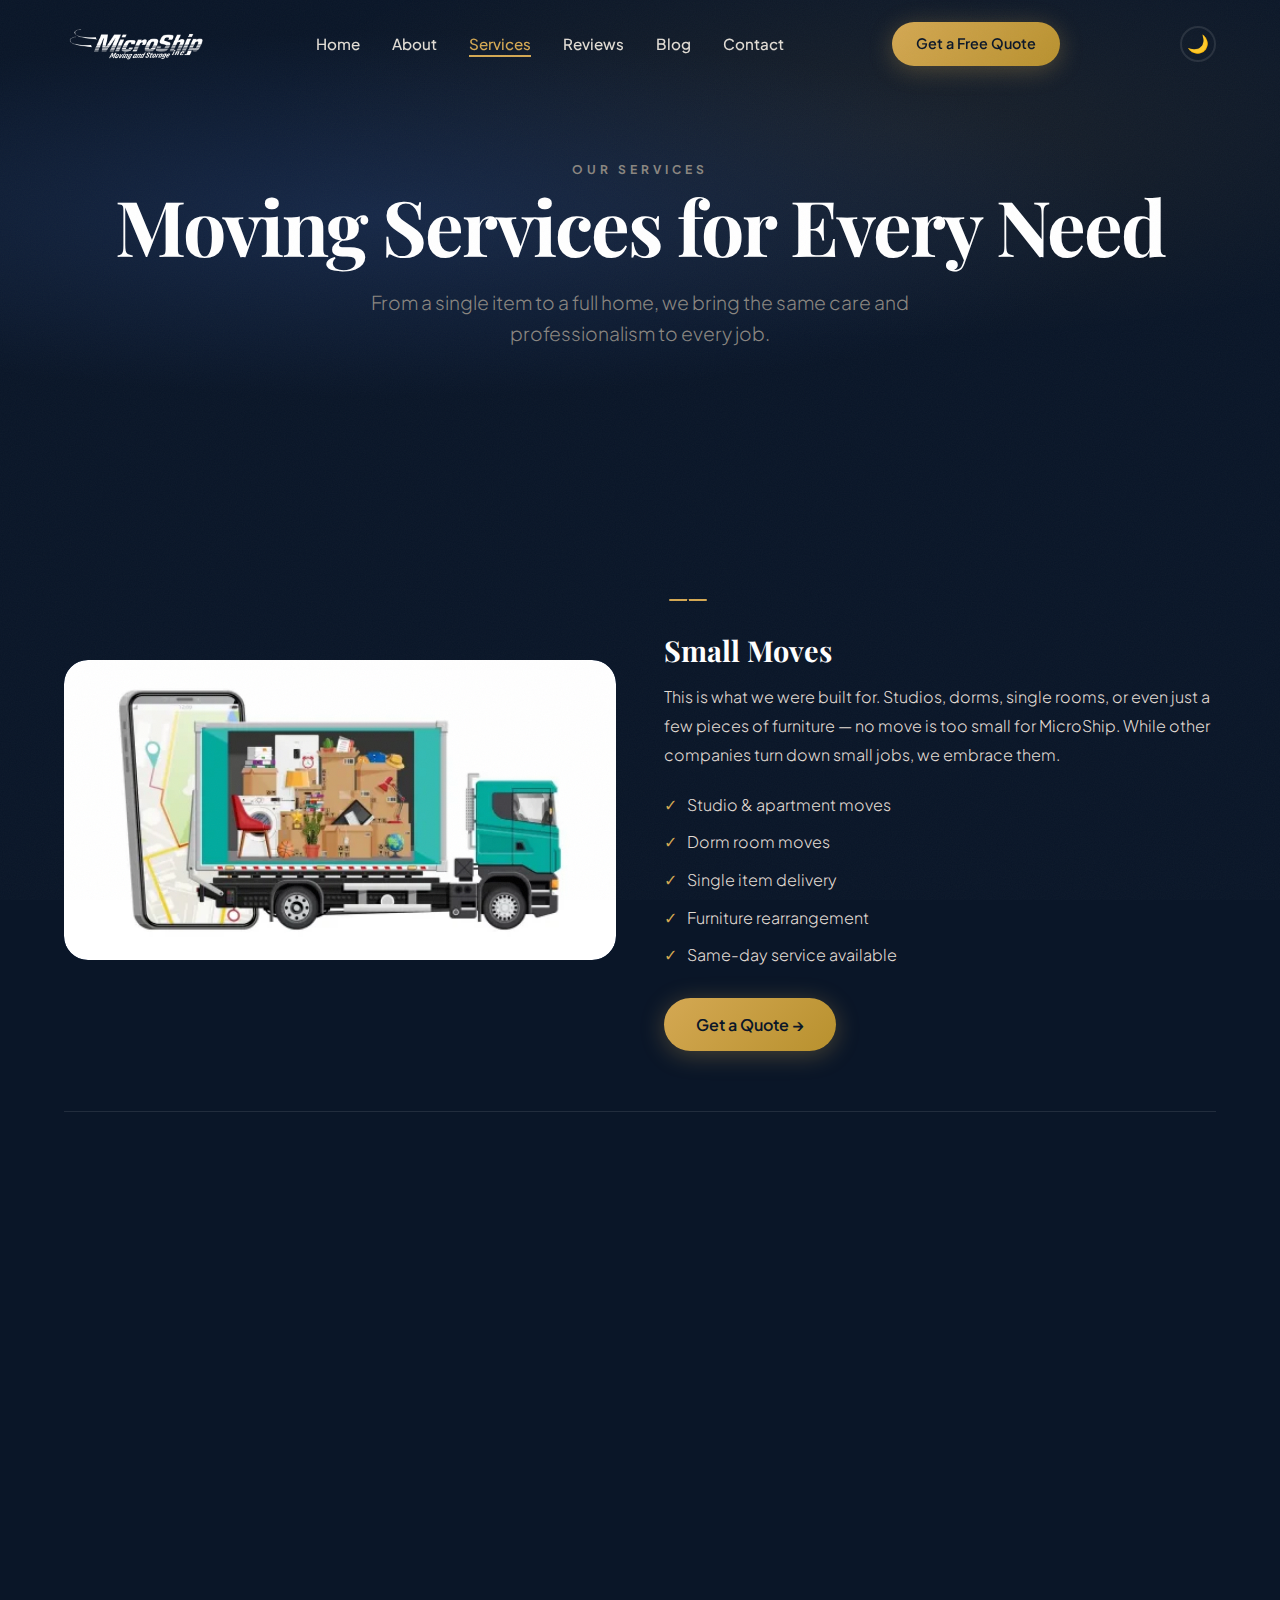
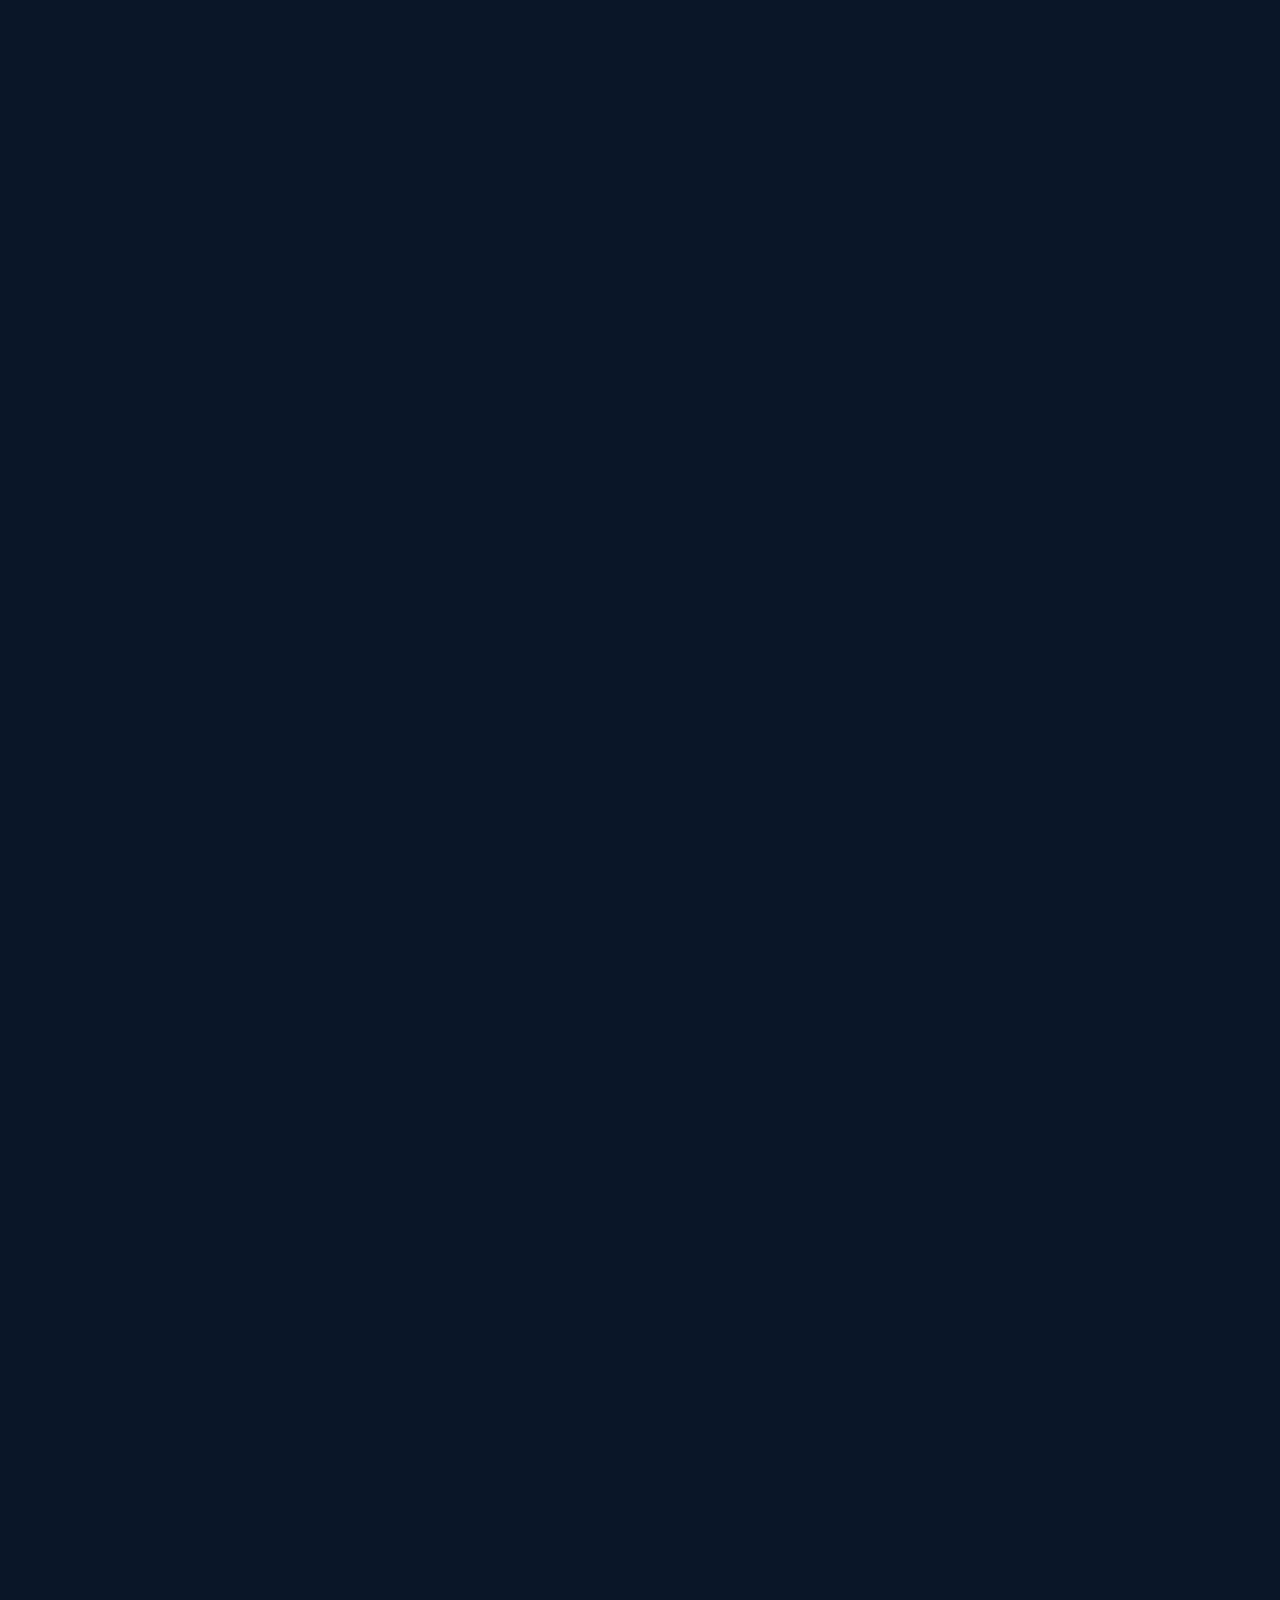
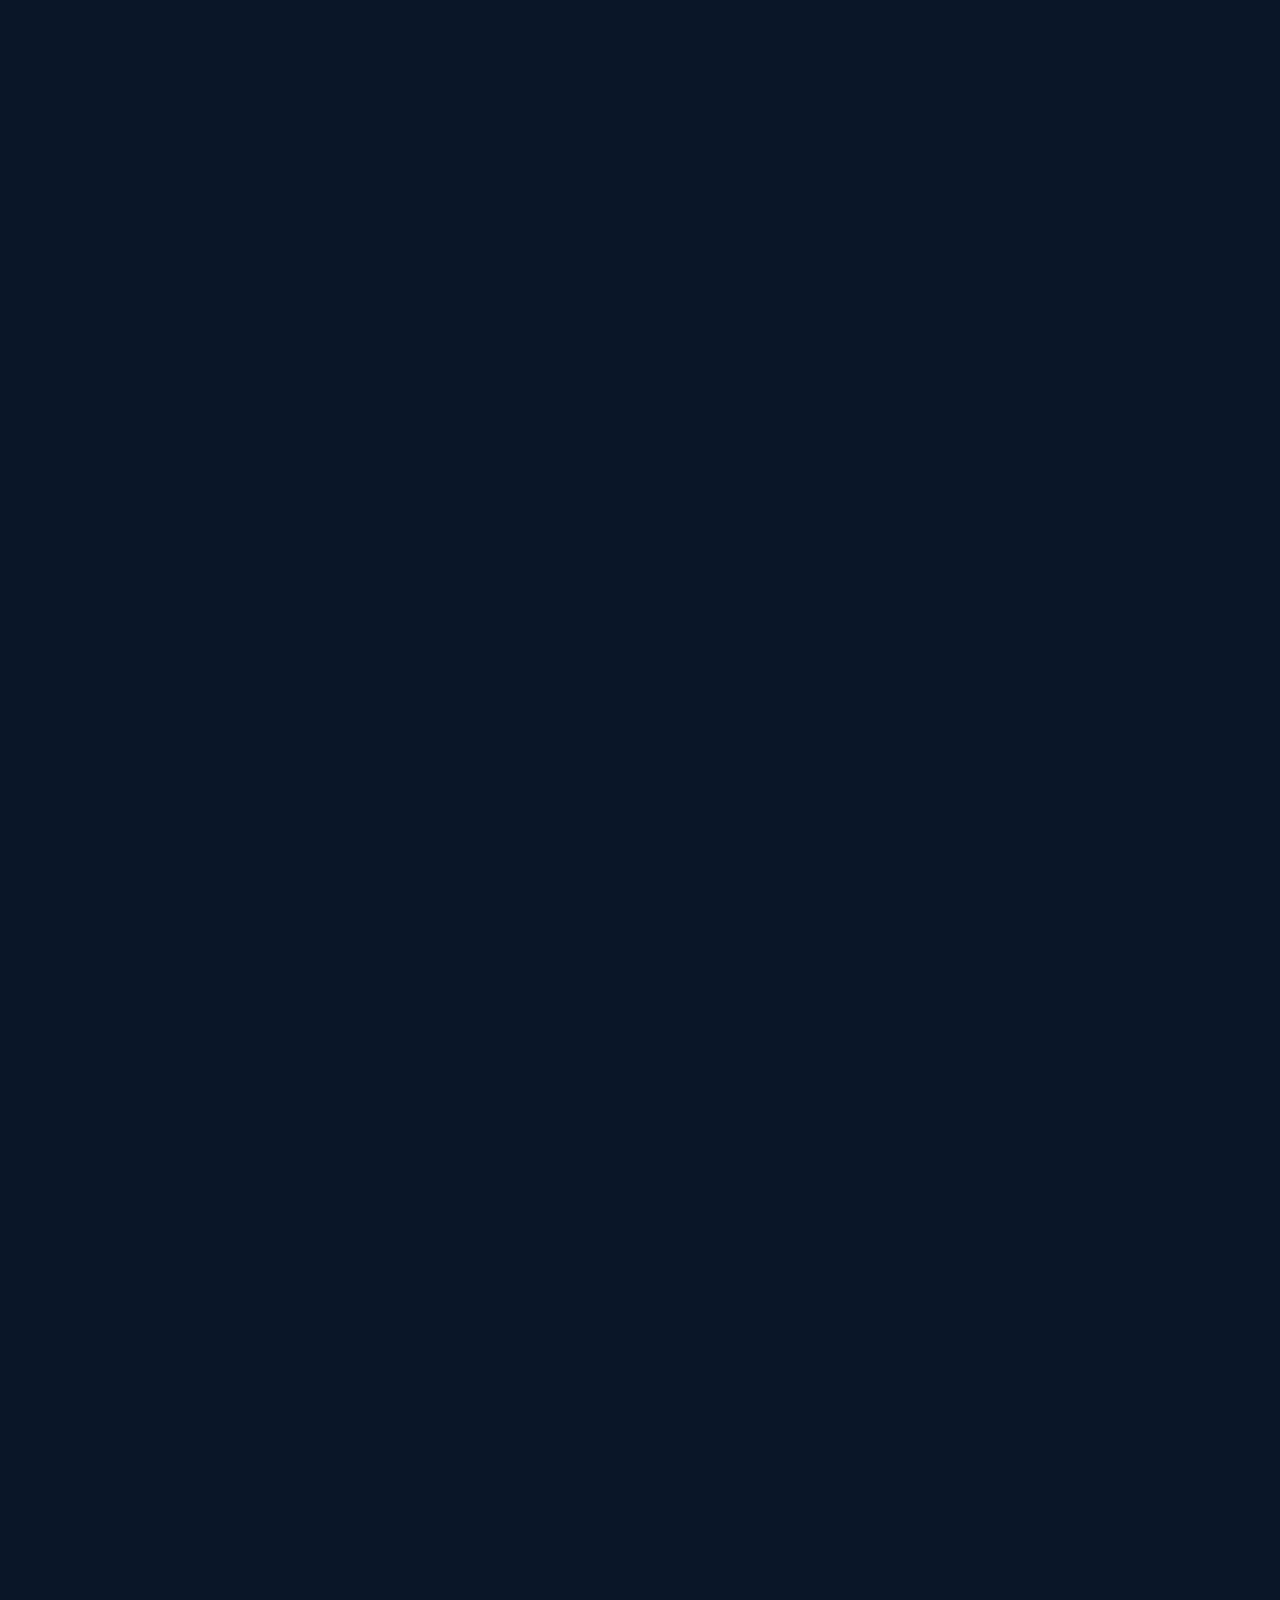
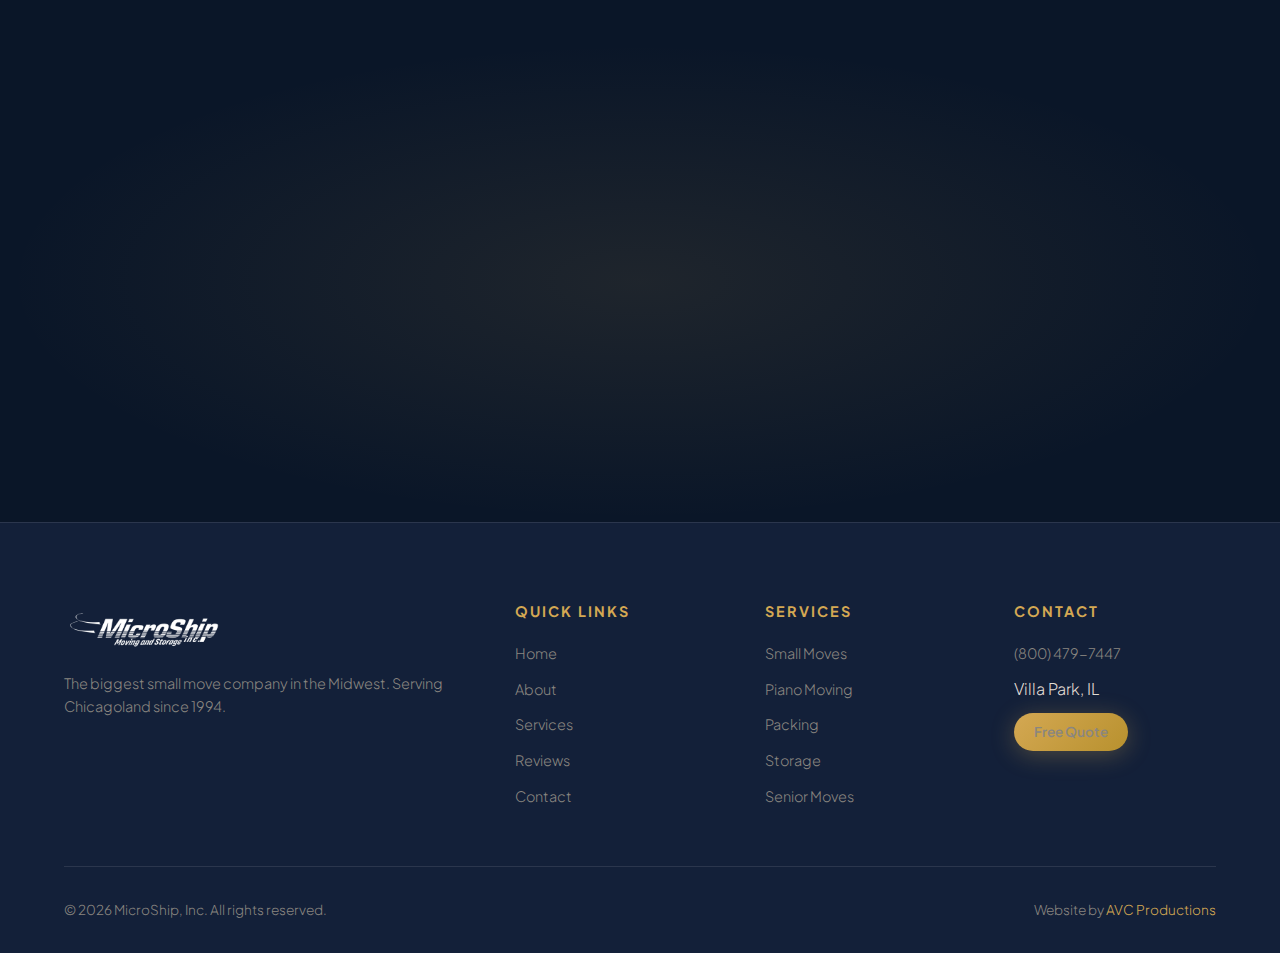
<file: services.html>
<!DOCTYPE html>
<html lang="en">
<head>
<meta charset="UTF-8">
<meta name="viewport" content="width=device-width, initial-scale=1.0">
<title>Moving Services — MicroShip Inc. | Chicagoland Small Move Specialists</title>
<meta name="description" content="Full range of moving services: small moves, large moves, piano moving, packing, storage, senior moves, and estate breakups. Serving all of Chicagoland.">
<link rel="preconnect" href="https://fonts.googleapis.com"><link rel="preconnect" href="https://fonts.gstatic.com" crossorigin>
<link href="https://fonts.googleapis.com/css2?family=Plus+Jakarta+Sans:wght@300;400;500;600;700;800&family=Playfair+Display:wght@400;500;600;700;800;900&display=swap" rel="stylesheet">
<link rel="stylesheet" href="assets/css/premium.css"><link rel="stylesheet" href="assets/css/wow.css">
<style>
*,*::before,*::after{box-sizing:border-box;margin:0;padding:0}
:root{--navy:#0a1628;--navy-light:#132039;--navy-mid:#1a2d50;--gold:#d4a853;--gold-light:#e8c97a;--gold-dark:#b8912e;--white:#ffffff;--text:#e2ddd5;--text-muted:#8a8680;--glass:rgba(255,255,255,0.06);--glass-border:rgba(255,255,255,0.1);--radius:16px;--radius-sm:10px;--radius-lg:24px;--font:'Plus Jakarta Sans',system-ui,sans-serif;--transition:0.3s cubic-bezier(0.4,0,0.2,1)}
html{scroll-behavior:smooth}body{font-family:var(--font);background:var(--navy);color:var(--text);line-height:1.6;overflow-x:hidden;-webkit-font-smoothing:antialiased}
img{max-width:100%;height:auto;display:block}a{color:var(--gold);text-decoration:none;transition:color var(--transition)}a:hover{color:var(--gold-light)}
h1,h2,h3,h4{color:var(--white);line-height:1.2;font-weight:700}.container{max-width:1200px;margin:0 auto;padding:0 24px}
.btn{display:inline-flex;align-items:center;gap:8px;padding:14px 32px;border-radius:50px;font-weight:600;font-size:1rem;cursor:pointer;border:none;transition:all var(--transition);font-family:var(--font)}
.btn-primary{background:linear-gradient(135deg,var(--gold),var(--gold-dark));color:var(--navy);box-shadow:0 4px 24px rgba(212,168,83,0.3)}.btn-primary:hover{transform:translateY(-2px);box-shadow:0 8px 32px rgba(212,168,83,0.5);color:var(--navy)}
.btn-outline{background:transparent;color:var(--gold);border:2px solid var(--gold)}.btn-outline:hover{background:var(--gold);color:var(--navy)}
.section-label{text-transform:uppercase;letter-spacing:3px;font-size:0.8rem;color:var(--gold);font-weight:600;margin-bottom:12px}
.section-title{font-size:clamp(2rem,5vw,3.2rem);margin-bottom:20px}
.glass-card{background:var(--glass);backdrop-filter:blur(20px);border:1px solid var(--glass-border);border-radius:var(--radius);padding:32px;transition:all var(--transition)}
.glass-card:hover{background:rgba(255,255,255,0.1);border-color:rgba(212,168,83,0.3);transform:translateY(-4px)}

.site-header{position:fixed;top:0;left:0;right:0;z-index:1000;padding:20px 0;transition:all var(--transition)}
.site-header.scrolled{background:rgba(10,22,40,0.95);backdrop-filter:blur(20px);padding:12px 0;box-shadow:0 4px 30px rgba(0,0,0,0.3)}
.header-inner{display:flex;align-items:center;justify-content:space-between}.logo img{height:48px;width:auto}
.nav-links{display:flex;align-items:center;gap:32px;list-style:none}
.nav-links a{color:var(--text);font-weight:500;font-size:0.95rem;position:relative}
.nav-links a::after{content:'';position:absolute;bottom:-4px;left:0;width:0;height:2px;background:var(--gold);transition:width var(--transition)}
.nav-links a:hover{color:var(--white)}.nav-links a:hover::after{width:100%}.nav-links a.active{color:var(--gold)}.nav-links a.active::after{width:100%}
.header-cta .btn{padding:10px 24px;font-size:0.9rem}
.hamburger{display:none;flex-direction:column;gap:5px;cursor:pointer;background:none;border:none;padding:8px}
.hamburger span{display:block;width:24px;height:2px;background:var(--white)}
.mobile-nav{display:none;position:fixed;top:0;left:0;right:0;bottom:0;background:rgba(10,22,40,0.98);backdrop-filter:blur(20px);z-index:999;flex-direction:column;align-items:center;justify-content:center;gap:32px}
.mobile-nav.open{display:flex}.mobile-nav a{color:var(--white);font-size:1.5rem;font-weight:600}
.mobile-nav .close-btn{position:absolute;top:24px;right:24px;background:none;border:none;color:var(--white);font-size:2rem;cursor:pointer}
@media(max-width:900px){.nav-links,.header-cta{display:none}.hamburger{display:flex}}

.page-hero{padding:160px 0 80px;text-align:center;position:relative;overflow:hidden}
.page-hero::before{content:'';position:absolute;inset:0;background:radial-gradient(ellipse at 30% 50%,rgba(26,45,80,0.8),transparent 60%),radial-gradient(ellipse at 70% 30%,rgba(212,168,83,0.08),transparent 50%)}
.page-hero h1{font-size:clamp(2.5rem,6vw,4rem);margin-bottom:16px;position:relative}.page-hero p{font-size:1.2rem;color:var(--text-muted);max-width:600px;margin:0 auto;position:relative}

.services-section{padding:80px 0}
.service-detail{scroll-margin-top:100px;padding:60px 0;border-bottom:1px solid var(--glass-border)}
.service-detail:last-child{border-bottom:none}
.service-detail-grid{display:grid;grid-template-columns:1fr 1fr;gap:48px;align-items:center}
.service-detail:nth-child(even) .service-detail-grid{direction:rtl}.service-detail:nth-child(even) .service-detail-grid>*{direction:ltr}
.service-detail-image{border-radius:var(--radius-lg);overflow:hidden;background:var(--navy-mid);min-height:300px;display:flex;align-items:center;justify-content:center}
.service-detail-image img{width:100%;height:300px;object-fit:cover;border-radius:var(--radius-lg)}
.service-detail-image .placeholder{padding:48px;text-align:center;color:var(--text-muted);font-size:0.9rem}
.service-detail-content .icon{font-size:3rem;margin-bottom:16px}
.service-detail-content h2{font-size:1.8rem;margin-bottom:16px}
.service-detail-content p{margin-bottom:16px;line-height:1.8}
.service-detail-content ul{list-style:none;margin:16px 0 24px}
.service-detail-content li{padding:6px 0;color:var(--text);display:flex;align-items:center;gap:10px}
.service-detail-content li::before{content:'✓';color:var(--gold);font-weight:700}
@media(max-width:768px){.service-detail-grid{grid-template-columns:1fr;gap:24px}.service-detail:nth-child(even) .service-detail-grid{direction:ltr}}

.site-footer{background:var(--navy-light);border-top:1px solid var(--glass-border);padding:80px 0 32px}
.footer-grid{display:grid;grid-template-columns:2fr 1fr 1fr 1fr;gap:48px;margin-bottom:48px}
@media(max-width:768px){.footer-grid{grid-template-columns:1fr 1fr;gap:32px}}@media(max-width:480px){.footer-grid{grid-template-columns:1fr}}
.footer-brand p{color:var(--text-muted);margin-top:16px;font-size:0.9rem}
.footer-col h4{font-size:0.9rem;text-transform:uppercase;letter-spacing:2px;margin-bottom:20px;color:var(--gold)}
.footer-col ul{list-style:none}.footer-col li{margin-bottom:10px}.footer-col a{color:var(--text-muted);font-size:0.9rem}.footer-col a:hover{color:var(--white)}
.footer-bottom{border-top:1px solid var(--glass-border);padding-top:32px;display:flex;justify-content:space-between;flex-wrap:wrap;gap:16px;font-size:0.85rem;color:var(--text-muted)}
.reveal{opacity:0;transform:translateY(30px);transition:opacity 0.8s ease,transform 0.8s ease}.reveal.visible{opacity:1;transform:translateY(0)}
@media(prefers-reduced-motion:reduce){.reveal{opacity:1;transform:none}}
@media print{.site-header,.mobile-nav{display:none!important}body{background:#fff;color:#000}h1,h2,h3,h4{color:#000!important}.glass-card{background:#f5f5f5;border:1px solid #ddd;backdrop-filter:none}}

@media(max-width:768px){.reveal,.service-card,.stat-item,.glass-card,.faq-item,.area-card,.blog-card,.review-card,.value-card,.step,.form-step{opacity:1!important;transform:none!important;filter:none!important;transition:none!important;animation:none!important}}

/* === PREMIUM OVERRIDES === */
h1,h2{font-family:'Playfair Display',Georgia,serif!important}
.hero h1,.page-hero h1{font-size:clamp(2.5rem,6vw,5rem)!important;letter-spacing:-2px}
body{font-weight:300}
.section-label{letter-spacing:4px!important;font-size:.75rem!important;font-weight:700!important}
body::after{content:'';position:fixed;inset:0;pointer-events:none;z-index:9999;opacity:.035;background-image:url("data:image/svg+xml,%3Csvg viewBox='0 0 256 256' xmlns='http://www.w3.org/2000/svg'%3E%3Cfilter id='n'%3E%3CfeTurbulence type='fractalNoise' baseFrequency='0.85' numOctaves='4' stitchTiles='stitch'/%3E%3C/filter%3E%3Crect width='100%25' height='100%25' filter='url(%23n)' opacity='1'/%3E%3C/svg%3E");background-repeat:repeat;background-size:256px}
.glass-card{box-shadow:0 1px 2px rgba(0,0,0,.07),0 4px 8px rgba(0,0,0,.07),0 16px 32px rgba(0,0,0,.07)!important;border:1px solid rgba(255,255,255,.08)}
@media(min-width:769px){.glass-card:hover{transform:translateY(-8px) rotate(.5deg)!important;box-shadow:0 2px 4px rgba(0,0,0,.1),0 8px 16px rgba(0,0,0,.1),0 24px 48px rgba(0,0,0,.12)!important}}
@media(max-width:768px){h1{font-size:clamp(2rem,8vw,3rem)!important}h2{font-size:clamp(1.5rem,5vw,2.2rem)!important}body::after{opacity:.02}}

</style>
<noscript><style>.reveal,.service-card,.stat-item,.glass-card,.faq-item,.area-card,.blog-card,.review-card,.value-card,.step,.form-step{opacity:1!important;transform:none!important}</style></noscript>
</head>
<body>
<header class="site-header"><div class="container header-inner">
  <a href="index.html" class="logo"><img src="assets/images/logo-white.webp" alt="MicroShip Inc." width="180" height="48"></a>
  <nav><ul class="nav-links"><li><a href="index.html">Home</a></li><li><a href="about.html">About</a></li><li><a href="services.html" class="active">Services</a></li><li><a href="reviews.html">Reviews</a></li><li><a href="blog.html">Blog</a></li><li><a href="contact.html">Contact</a></li></ul></nav>
  <div class="header-cta"><a href="quote.html" class="btn btn-primary">Get a Free Quote</a></div>
  <button class="hamburger" aria-label="Open menu" onclick="document.getElementById('mobileNav').classList.add('open')"><span></span><span></span><span></span></button>
</div></header>
<div class="mobile-nav" id="mobileNav"><button class="close-btn" onclick="this.parentElement.classList.remove('open')">&times;</button><a href="index.html">Home</a><a href="about.html">About</a><a href="services.html">Services</a><a href="reviews.html">Reviews</a><a href="blog.html">Blog</a><a href="contact.html">Contact</a><a href="quote.html" class="btn btn-primary" style="margin-top:16px">Get a Free Quote</a></div>

<main>
<section class="page-hero">
  <div class="container">
    <p class="section-label">Our Services</p>
    <h1>Moving Services for Every Need</h1>
    <p>From a single item to a full home, we bring the same care and professionalism to every job.</p>
  </div>
</section>

<section class="services-section">
  <div class="container">

    <div class="service-detail reveal" id="small-moves">
      <div class="service-detail-grid">
        <div class="service-detail-image">
          <img src="assets/images/moving-storage.webp" alt="Small move with truck and boxes" loading="lazy">
        </div>
        <div class="service-detail-content">
          <div class="icon"><div class="svc-icon"><svg viewBox="0 0 48 48" fill="none" stroke="#0a1628" stroke-width="2" stroke-linecap="round" stroke-linejoin="round"><rect x="6" y="16" width="36" height="26" rx="2"/><path d="M6 22h36" stroke="#d4a853"/><path d="M20 16V10h8v6"/><line x1="24" y1="22" x2="24" y2="42"/></svg></div></div>
          <h2>Small Moves</h2>
          <p>This is what we were built for. Studios, dorms, single rooms, or even just a few pieces of furniture — no move is too small for MicroShip. While other companies turn down small jobs, we embrace them.</p>
          <ul>
            <li>Studio & apartment moves</li>
            <li>Dorm room moves</li>
            <li>Single item delivery</li>
            <li>Furniture rearrangement</li>
            <li>Same-day service available</li>
          </ul>
          <a href="quote.html" class="btn btn-primary">Get a Quote →</a>
        </div>
      </div>
    </div>

    <div class="service-detail reveal" id="larger-moves">
      <div class="service-detail-grid">
        <div class="service-detail-image">
          <img src="assets/images/full-service.webp" alt="Full service movers with boxes" loading="lazy">
        </div>
        <div class="service-detail-content">
          <div class="icon"><div class="svc-icon"><svg viewBox="0 0 48 48" fill="none" stroke="#0a1628" stroke-width="2" stroke-linecap="round" stroke-linejoin="round"><path d="M4 44V20l20-14 20 14v24H4z"/><rect x="18" y="28" width="12" height="16" stroke="#d4a853"/><path d="M4 20l20-14 20 14" stroke="#d4a853"/></svg></div></div>
          <h2>Larger Moves</h2>
          <p>Growing out of your space? We handle multi-room and full-home moves with the same personal attention we bring to our small moves. No corporate runaround — just a dedicated team that cares.</p>
          <ul>
            <li>Multi-room apartment moves</li>
            <li>Full home relocations</li>
            <li>Condo & townhouse moves</li>
            <li>Local & long-distance</li>
            <li>Careful furniture disassembly/reassembly</li>
          </ul>
          <a href="quote.html" class="btn btn-primary">Get a Quote →</a>
        </div>
      </div>
    </div>

    <div class="service-detail reveal" id="piano">
      <div class="service-detail-grid">
        <div class="service-detail-image">
          <!-- GENERATE: Professional piano movers carefully moving a grand piano -->
          <div class="placeholder">🎹<br>Professional Piano Moving<br><small>Specialized equipment & trained team</small></div>
        </div>
        <div class="service-detail-content">
          <div class="icon"><div class="svc-icon"><svg viewBox="0 0 48 48" fill="none" stroke="#0a1628" stroke-width="2" stroke-linecap="round" stroke-linejoin="round"><rect x="6" y="20" width="36" height="22" rx="2"/><path d="M6 42c0-12 9-22 18-22s18 10 18 22" stroke="#d4a853" fill="none"/><rect x="12" y="8" width="4" height="12"/><rect x="20" y="4" width="4" height="16"/><rect x="28" y="8" width="4" height="12"/></svg></div></div>
          <h2>Piano Moving</h2>
          <p>Pianos demand special care, and we deliver. With specialized equipment, protective padding, and years of experience, your instrument — whether upright, baby grand, or concert grand — is in safe hands.</p>
          <ul>
            <li>Upright piano moving</li>
            <li>Baby grand & grand piano moving</li>
            <li>Specialized padding & protection</li>
            <li>Stair & tight-space expertise</li>
            <li>Climate-controlled transport</li>
          </ul>
          <a href="quote.html" class="btn btn-primary">Get a Quote →</a>
        </div>
      </div>
    </div>

    <div class="service-detail reveal" id="packing">
      <div class="service-detail-grid">
        <div class="service-detail-image">
          <img src="assets/images/padding-security.webp" alt="Worker carefully checking packed boxes" loading="lazy">
        </div>
        <div class="service-detail-content">
          <div class="icon"><div class="svc-icon"><svg viewBox="0 0 48 48" fill="none" stroke="#0a1628" stroke-width="2" stroke-linecap="round" stroke-linejoin="round"><path d="M32 6H16a2 2 0 00-2 2v32a2 2 0 002 2h16"/><path d="M20 12h8M20 18h6" stroke="#d4a853"/><circle cx="36" cy="28" r="8"/><path d="M36 24v4l3 2" stroke="#d4a853"/></svg></div></div>
          <h2>Packing Services</h2>
          <p>Don't want to deal with the hassle of packing? Our professional packers use premium materials and proven techniques to ensure everything arrives in perfect condition.</p>
          <ul>
            <li>Full-service packing</li>
            <li>Fragile item specialty packing</li>
            <li>Premium packing materials</li>
            <li>Labeled & organized boxes</li>
            <li>Unpacking services available</li>
          </ul>
          <a href="quote.html" class="btn btn-primary">Get a Quote →</a>
        </div>
      </div>
    </div>

    <div class="service-detail reveal" id="storage">
      <div class="service-detail-grid">
        <div class="service-detail-image">
          <img src="assets/images/affordable.webp" alt="Affordable storage solutions" loading="lazy">
        </div>
        <div class="service-detail-content">
          <div class="icon"><div class="svc-icon"><svg viewBox="0 0 48 48" fill="none" stroke="#0a1628" stroke-width="2" stroke-linecap="round" stroke-linejoin="round"><rect x="4" y="14" width="40" height="28" rx="2"/><path d="M4 14l20-8 20 8" stroke="#d4a853"/><rect x="14" y="24" width="8" height="18"/><rect x="26" y="24" width="8" height="18"/><circle cx="18" cy="22" r="2" fill="#d4a853" stroke="none"/></svg></div></div>
          <h2>Storage Solutions</h2>
          <p>Need somewhere to keep your things between moves? Our secure, climate-controlled storage options give you peace of mind while you figure out the next step.</p>
          <ul>
            <li>Short-term & long-term storage</li>
            <li>Climate-controlled units</li>
            <li>Secure, monitored facility</li>
            <li>Flexible terms</li>
            <li>Pick-up & delivery from storage</li>
          </ul>
          <a href="quote.html" class="btn btn-primary">Get a Quote →</a>
        </div>
      </div>
    </div>

    <div class="service-detail reveal" id="senior">
      <div class="service-detail-grid">
        <div class="service-detail-image">
          <img src="assets/images/stress-free.webp" alt="Happy couple after stress-free move" loading="lazy">
        </div>
        <div class="service-detail-content">
          <div class="icon"><div class="svc-icon"><svg viewBox="0 0 48 48" fill="none" stroke="#0a1628" stroke-width="2" stroke-linecap="round" stroke-linejoin="round"><path d="M24 44s14-8 14-20a14 14 0 10-28 0c0 12 14 20 14 20z" stroke="#d4a853"/><path d="M20 20c0-2 2-4 4-4s4 2 4 4-4 8-4 8-4-6-4-8z"/><path d="M16 30l-4 4m20-4l4 4"/></svg></div></div>
          <h2>Senior Moves</h2>
          <p>Moving is emotional — especially when downsizing or transitioning to a new living situation. We bring patience, compassion, and extra care to every senior move. Your comfort is our priority.</p>
          <ul>
            <li>Downsizing assistance</li>
            <li>Assisted living transitions</li>
            <li>Patient, compassionate service</li>
            <li>Careful handling of keepsakes</li>
            <li>Coordination with families</li>
          </ul>
          <a href="quote.html" class="btn btn-primary">Get a Quote →</a>
        </div>
      </div>
    </div>

    <div class="service-detail reveal" id="estate">
      <div class="service-detail-grid">
        <div class="service-detail-image">
          <!-- GENERATE: Professional movers handling estate items with care -->
          <div class="placeholder">🏛️<br>Estate Breakup Services<br><small>Sensitive & efficient handling</small></div>
        </div>
        <div class="service-detail-content">
          <div class="icon"><div class="svc-icon"><svg viewBox="0 0 48 48" fill="none" stroke="#0a1628" stroke-width="2" stroke-linecap="round" stroke-linejoin="round"><path d="M8 42V12l16-8 16 8v30"/><path d="M4 42h40" stroke="#d4a853"/><rect x="18" y="22" width="12" height="20"/><circle cx="24" cy="18" r="4" stroke="#d4a853"/><path d="M14 18h-2v24M36 18h-2v24"/></svg></div></div>
          <h2>Estate Breakups</h2>
          <p>Managing an estate distribution is complex and emotional. We handle the logistics with sensitivity and efficiency — distributing items to multiple locations, managing donations, and coordinating every detail.</p>
          <ul>
            <li>Multi-destination distribution</li>
            <li>Donation coordination</li>
            <li>Sensitive item handling</li>
            <li>Inventory management</li>
            <li>Full cleanout available</li>
          </ul>
          <a href="quote.html" class="btn btn-primary">Get a Quote →</a>
        </div>
      </div>
    </div>

  </div>
</section>

<section style="padding:100px 0;text-align:center;position:relative;overflow:hidden">
  <div style="position:absolute;inset:0;background:radial-gradient(ellipse at center,rgba(212,168,83,0.1),transparent 70%)"></div>
  <div class="container reveal" style="position:relative">
    <h2 class="section-title">Not Sure What You Need?</h2>
    <p style="color:var(--text-muted);font-size:1.1rem;margin-bottom:32px">Call us and we'll figure it out together. No pressure, no obligation.</p>
    <a href="tel:+18004797447" style="font-size:2rem;font-weight:800;color:var(--gold);display:block;margin-bottom:24px">(800) 479-7447</a>
    <a href="quote.html" class="btn btn-primary" style="font-size:1.1rem;padding:18px 48px">Get a Free Quote →</a>
  </div>
</section>
</main>

<footer class="site-footer"><div class="container">
  <div class="footer-grid">
    <div class="footer-brand"><img src="assets/images/logo-white.webp" alt="MicroShip Inc." width="160" height="42" loading="lazy"><p>The biggest small move company in the Midwest. Serving Chicagoland since 1994.</p></div>
    <div class="footer-col"><h4>Quick Links</h4><ul><li><a href="index.html">Home</a></li><li><a href="about.html">About</a></li><li><a href="services.html">Services</a></li><li><a href="reviews.html">Reviews</a></li><li><a href="contact.html">Contact</a></li></ul></div>
    <div class="footer-col"><h4>Services</h4><ul><li><a href="#small-moves">Small Moves</a></li><li><a href="#piano">Piano Moving</a></li><li><a href="#packing">Packing</a></li><li><a href="#storage">Storage</a></li><li><a href="#senior">Senior Moves</a></li></ul></div>
    <div class="footer-col"><h4>Contact</h4><ul><li><a href="tel:+18004797447">(800) 479-7447</a></li><li>Villa Park, IL</li><li style="margin-top:12px"><a href="quote.html" class="btn btn-primary" style="padding:8px 20px;font-size:0.85rem">Free Quote</a></li></ul></div>
  </div>
  <div class="footer-bottom"><span>&copy; 2026 MicroShip, Inc. All rights reserved.</span><span>Website by <a href="#">AVC Productions</a></span></div>
</div></footer>
<script>
const h=document.querySelector('.site-header');window.addEventListener('scroll',()=>{h.classList.toggle('scrolled',window.scrollY>50)},{passive:true});
const r=document.querySelectorAll('.reveal');const o=new IntersectionObserver(e=>{e.forEach(el=>{if(el.isIntersecting){el.target.classList.add('visible');o.unobserve(el.target)}})},{threshold:0.1,rootMargin:'0px 0px -50px 0px'});r.forEach(el=>o.observe(el));
</script>
<script>
setTimeout(()=>{document.querySelectorAll('.reveal').forEach(el=>{el.style.opacity='1';el.style.transform='none'})},2000);
</script>
<script src="assets/js/wow.js"></script></body>
</html>
</file>
<file: assets/css/premium.css>
/* ═══════════════════════════════════════════════════
   MicroShip Inc. — Premium Visual Upgrade Layer
   ═══════════════════════════════════════════════════ */

/* ── Google Fonts: Playfair Display ── */
@import url('https://fonts.googleapis.com/css2?family=Playfair+Display:wght@400;500;600;700;800;900&display=swap');

/* ── Typography Hierarchy ── */
h1, h2 { font-family: 'Playfair Display', Georgia, serif; }
h1 { font-size: clamp(2.5rem, 6vw, 5rem) !important; font-weight: 800; }
h2 { font-weight: 700; }
body { font-weight: 300; }
.section-label {
  letter-spacing: 4px !important;
  font-size: 0.75rem !important;
  font-weight: 700 !important;
}
.hero h1 { font-size: clamp(2.5rem, 6vw, 5rem) !important; letter-spacing: -2px; }
.page-hero h1 { font-size: clamp(2.5rem, 6vw, 4.5rem) !important; letter-spacing: -1px; }

/* ── Film Grain Overlay ── */
body::after {
  content: '';
  position: fixed;
  inset: 0;
  pointer-events: none;
  z-index: 9999;
  opacity: 0.035;
  background-image: url("data:image/svg+xml,%3Csvg viewBox='0 0 256 256' xmlns='http://www.w3.org/2000/svg'%3E%3Cfilter id='n'%3E%3CfeTurbulence type='fractalNoise' baseFrequency='0.85' numOctaves='4' stitchTiles='stitch'/%3E%3C/filter%3E%3Crect width='100%25' height='100%25' filter='url(%23n)' opacity='1'/%3E%3C/svg%3E");
  background-repeat: repeat;
  background-size: 256px 256px;
}

/* ── Layered Depth & Shadows ── */
.glass-card {
  box-shadow: 0 1px 2px rgba(0,0,0,0.07), 0 4px 8px rgba(0,0,0,0.07), 0 16px 32px rgba(0,0,0,0.07) !important;
  border: 1px solid rgba(255,255,255,0.08);
  backdrop-filter: blur(24px) saturate(1.2);
  -webkit-backdrop-filter: blur(24px) saturate(1.2);
}
.glass-card::before {
  content: '';
  position: absolute;
  inset: 0;
  border-radius: inherit;
  padding: 1px;
  background: linear-gradient(135deg, rgba(255,255,255,0.1), transparent, rgba(212,168,83,0.1));
  -webkit-mask: linear-gradient(#fff 0 0) content-box, linear-gradient(#fff 0 0);
  -webkit-mask-composite: xor;
  mask-composite: exclude;
  pointer-events: none;
}

/* ── Enhanced Hover/Interaction States ── */
@media (min-width: 769px) {
  .glass-card:hover {
    transform: translateY(-8px) rotate(0.5deg) !important;
    box-shadow: 0 2px 4px rgba(0,0,0,0.1), 0 8px 16px rgba(0,0,0,0.1), 0 24px 48px rgba(0,0,0,0.12) !important;
  }
  .service-card:hover .svc-icon {
    transform: scale(1.1);
  }
}

/* Button enhanced states */
.btn-primary {
  background: linear-gradient(135deg, var(--gold), var(--gold-dark)) !important;
  position: relative;
  overflow: hidden;
}
.btn-primary::before {
  content: '';
  position: absolute;
  inset: 0;
  background: linear-gradient(135deg, var(--gold-light), var(--gold));
  opacity: 0;
  transition: opacity 0.3s ease;
}
.btn-primary:hover::before { opacity: 1; }
.btn-primary:hover {
  box-shadow: 0 8px 32px rgba(212,168,83,0.5), 0 0 0 1px rgba(212,168,83,0.3) !important;
}
.btn-primary span, .btn-primary { position: relative; z-index: 1; }

/* Link underline animation */
.nav-links a::after {
  transition: width 0.4s cubic-bezier(0.4, 0, 0.2, 1) !important;
}
.learn-more, .read-more {
  position: relative;
}
.learn-more::before, .read-more::before {
  content: '';
  position: absolute;
  bottom: -2px;
  left: 0;
  width: 0;
  height: 1px;
  background: var(--gold);
  transition: width 0.3s ease;
}
.learn-more:hover::before, .read-more:hover::before {
  width: 100%;
}

/* ── Decorative Section Dividers ── */
.section-divider {
  display: flex;
  align-items: center;
  justify-content: center;
  gap: 16px;
  padding: 24px 0;
}
.section-divider::before,
.section-divider::after {
  content: '';
  height: 1px;
  width: 80px;
  background: linear-gradient(90deg, transparent, var(--gold), transparent);
}
.section-divider .diamond {
  width: 8px;
  height: 8px;
  background: var(--gold);
  transform: rotate(45deg);
  flex-shrink: 0;
}

/* ── Staggered Card Offsets (index.html services) ── */
@media (min-width: 769px) {
  .services-grid .service-card:nth-child(2) { margin-top: 24px; }
  .services-grid .service-card:nth-child(3) { margin-top: -8px; }
  .services-grid .service-card:nth-child(5) { margin-top: 32px; }
  .services-grid .service-card:nth-child(6) { margin-top: -16px; }
  .services-grid .service-card:nth-child(7) { margin-top: 16px; }
}

/* Card accent top borders */
.services-grid .service-card { border-top: 3px solid transparent; position: relative; }
.services-grid .service-card:nth-child(1) { border-top-color: var(--gold); }
.services-grid .service-card:nth-child(2) { border-top-color: var(--gold-dark); }
.services-grid .service-card:nth-child(3) { border-top-color: var(--gold-light); }
.services-grid .service-card:nth-child(4) { border-top-color: #c49a42; }
.services-grid .service-card:nth-child(5) { border-top-color: var(--navy-mid); }
.services-grid .service-card:nth-child(6) { border-top-color: var(--gold); }
.services-grid .service-card:nth-child(7) { border-top-color: #a67c28; }

/* ── SVG Service Icons ── */
.svc-icon {
  width: 48px;
  height: 48px;
  transition: transform 0.3s ease;
}
.svc-icon svg {
  width: 100%;
  height: 100%;
}

/* ── Google Review Cards ── */
.google-review-card {
  position: relative;
  padding: 32px !important;
}
.google-review-header {
  display: flex;
  align-items: center;
  gap: 14px;
  margin-bottom: 16px;
}
.review-avatar {
  width: 44px;
  height: 44px;
  border-radius: 50%;
  display: flex;
  align-items: center;
  justify-content: center;
  font-weight: 700;
  font-size: 1rem;
  color: #fff;
  flex-shrink: 0;
}
.review-author-info { flex: 1; }
.review-author-info .author { font-weight: 600; color: var(--white); font-size: 0.95rem; margin: 0; }
.review-author-info .review-date { font-size: 0.8rem; color: var(--text-muted); }
.google-logo-badge {
  position: absolute;
  top: 16px;
  right: 16px;
  opacity: 0.7;
}
.google-logo-badge svg { width: 20px; height: 20px; }
.star-rating { display: flex; gap: 2px; margin-bottom: 14px; }
.star-rating svg { width: 18px; height: 18px; }
.google-review-card blockquote {
  font-style: normal !important;
  font-size: 0.95rem;
  line-height: 1.75;
  margin-bottom: 16px;
}
.review-footer {
  display: flex;
  align-items: center;
  justify-content: space-between;
  margin-top: 12px;
  padding-top: 12px;
  border-top: 1px solid rgba(255,255,255,0.06);
}
.posted-on-google {
  display: flex;
  align-items: center;
  gap: 6px;
  font-size: 0.75rem;
  color: var(--text-muted);
}
.posted-on-google svg { width: 14px; height: 14px; }
.verified-badge {
  font-size: 0.7rem;
  color: var(--gold);
  display: flex;
  align-items: center;
  gap: 4px;
  background: rgba(212,168,83,0.1);
  padding: 3px 10px;
  border-radius: 20px;
}
.verified-badge svg { width: 12px; height: 12px; }

/* ── Asymmetric Hero (index.html) ── */
.hero-premium {
  position: relative;
}
.hero-premium .hero-content {
  max-width: 60% !important;
}
.hero-premium .hero-accent-line {
  width: 80px;
  height: 4px;
  background: linear-gradient(90deg, var(--gold), var(--gold-light));
  border-radius: 2px;
  margin-bottom: 24px;
}
.hero-premium .hero-diagonal {
  position: absolute;
  right: 0;
  top: 0;
  bottom: 0;
  width: 45%;
  clip-path: polygon(15% 0, 100% 0, 100% 100%, 0 100%);
  background: linear-gradient(135deg, rgba(212,168,83,0.08), rgba(26,45,80,0.4));
  background-image: url('assets/images/full-service.webp');
  background-size: cover;
  background-position: center;
  opacity: 0.25;
  z-index: 0;
}
.hero-premium .hero-geo-accent {
  position: absolute;
  left: 55%;
  top: 30%;
  width: 120px;
  height: 120px;
  border: 2px solid rgba(212,168,83,0.2);
  border-radius: 50%;
  z-index: 0;
}
.hero-premium .hero-geo-accent::after {
  content: '';
  position: absolute;
  left: 30px;
  top: 30px;
  width: 60px;
  height: 60px;
  border: 1px solid rgba(212,168,83,0.15);
  transform: rotate(45deg);
}

@media (max-width: 768px) {
  .hero-premium .hero-content { max-width: 100% !important; text-align: center; }
  .hero-premium .hero-diagonal { display: none; }
  .hero-premium .hero-geo-accent { display: none; }
  .hero-premium .hero-accent-line { margin: 0 auto 24px; }
  .hero-buttons { justify-content: center; }
}

/* ── Decorative Geometric Accents ── */
.deco-circle {
  position: absolute;
  border-radius: 50%;
  border: 1px solid rgba(212,168,83,0.12);
  pointer-events: none;
}
.deco-dots {
  border: 2px dashed rgba(212,168,83,0.08);
  border-radius: var(--radius);
  position: absolute;
  pointer-events: none;
}

/* ── Mobile Refinements ── */
@media (max-width: 768px) {
  h1 { font-size: clamp(2rem, 8vw, 3rem) !important; }
  h2 { font-size: clamp(1.5rem, 5vw, 2.2rem) !important; }
  .hero { min-height: 100svh; }
  .services-grid { grid-template-columns: 1fr !important; }
  .services-grid .service-card { margin-top: 0 !important; }
  .reviews-grid { grid-template-columns: 1fr !important; }
  .blog-grid { grid-template-columns: 1fr !important; }
  .stat-item .stat-number { font-size: 2.5rem !important; }
  body::after { opacity: 0.02; }
  
  /* Keep mobile override for .reveal */
  .reveal,.service-card,.stat-item,.glass-card,.faq-item,.area-card,.blog-card,.review-card,.value-card,.step,.form-step {
    opacity: 1 !important;
    transform: none !important;
    filter: none !important;
    transition: none !important;
    animation: none !important;
  }
}

/* ── Rating stars SVG helper ── */
.rating-stars-svg {
  display: flex;
  gap: 2px;
  justify-content: center;
}
.rating-stars-svg svg { width: 28px; height: 28px; }
</file>
<file: assets/css/wow.css>
/* ═══════════════════════════════════════════════════
   MicroShip — WOW Factor Upgrades
   ═══════════════════════════════════════════════════ */

/* ── Scroll Progress Bar ── */
.scroll-progress{position:fixed;top:0;left:0;height:3px;background:linear-gradient(90deg,var(--gold),var(--gold-light));z-index:10000;width:0;transition:none;pointer-events:none}

/* ── Page Fade-in Transition ── */
.page-fade{animation:pageFadeIn .4s ease both}
@keyframes pageFadeIn{from{opacity:0}to{opacity:1}}
.page-fade-out{opacity:0!important;transition:opacity .2s ease!important}

/* ── Back to Top Button ── */
.back-to-top{position:fixed;bottom:32px;right:32px;width:48px;height:48px;border-radius:50%;background:linear-gradient(135deg,var(--gold),var(--gold-dark));color:var(--navy);border:none;cursor:pointer;font-size:1.4rem;display:flex;align-items:center;justify-content:center;z-index:9998;opacity:0;transform:translateY(20px);transition:all .3s ease;box-shadow:0 4px 16px rgba(212,168,83,.3);pointer-events:none}
.back-to-top.visible{opacity:1;transform:translateY(0);pointer-events:auto}
.back-to-top:hover{transform:translateY(-3px);box-shadow:0 8px 24px rgba(212,168,83,.5)}

/* ── Dark/Light Mode Toggle ── */
.theme-toggle{background:none;border:2px solid var(--glass-border);border-radius:50%;width:36px;height:36px;cursor:pointer;display:flex;align-items:center;justify-content:center;font-size:1.1rem;transition:all .3s ease;color:var(--text);margin-left:12px;flex-shrink:0}
.theme-toggle:hover{border-color:var(--gold);color:var(--gold)}

/* Light Mode */
body.light-mode{--navy:#f8f6f2;--navy-light:#eeebe5;--navy-mid:#e0ddd7;--text:#1a2d50;--text-muted:#5a6578;--white:#0a1628;--glass:rgba(0,0,0,.04);--glass-border:rgba(0,0,0,.1)}
body.light-mode{background:#f8f6f2;color:#1a2d50}
body.light-mode .site-header.scrolled{background:rgba(248,246,242,.95)}
body.light-mode .glass-card{background:rgba(255,255,255,.7);box-shadow:0 2px 8px rgba(0,0,0,.06),0 8px 24px rgba(0,0,0,.04)!important}
body.light-mode .hero-bg,.light-mode .mesh-fallback{opacity:.15}
body.light-mode #heroCanvas{opacity:.1}
body.light-mode .mobile-nav{background:rgba(248,246,242,.98)}
body.light-mode .testimonials{background:#eeebe5}
body.light-mode .faq{background:#eeebe5}
body.light-mode .site-footer{background:#eeebe5}
body.light-mode .hamburger span{background:#1a2d50}
body.light-mode .stat-number{-webkit-text-fill-color:var(--gold)!important}
body.light-mode::after{opacity:.015}
body.light-mode .hero h1,body.light-mode .section-title,body.light-mode h1,body.light-mode h2,body.light-mode h3{color:#0a1628}
body.light-mode .hero p{color:#5a6578}
body.light-mode .area-tag{background:rgba(0,0,0,.04);border-color:rgba(0,0,0,.1);color:#1a2d50}
body.light-mode .footer-bottom{color:#5a6578}

/* ── FAQ Smooth Accordion ── */
.faq-item .faq-answer{overflow:hidden;max-height:0;padding:0;transition:max-height .4s ease,padding .3s ease}
.faq-item[open] .faq-answer{max-height:500px;padding:0 0 24px}

/* ── Service Card Gradient Overlay ── */
.service-card::after{content:'';position:absolute;inset:0;border-radius:inherit;background:linear-gradient(135deg,rgba(212,168,83,.03),rgba(26,45,80,.05));opacity:0;transition:opacity .3s ease;pointer-events:none}
.service-card:hover::after{opacity:1}

/* ── Loading Screen (index only) ── */
.site-loader{position:fixed;inset:0;background:var(--navy);z-index:99999;display:flex;flex-direction:column;align-items:center;justify-content:center;transition:opacity .4s ease}
.site-loader img{width:180px;margin-bottom:24px}
.site-loader .loader-bar{width:180px;height:3px;background:rgba(255,255,255,.1);border-radius:2px;overflow:hidden}
.site-loader .loader-bar-fill{height:100%;background:linear-gradient(90deg,var(--gold),var(--gold-light));width:0;animation:loaderFill 1s ease forwards}
@keyframes loaderFill{to{width:100%}}
.site-loader.done{opacity:0;pointer-events:none}

/* ── Parallax Sections ── */
.parallax-stats{background-image:url('../images/full-service.webp')!important;background-attachment:fixed;background-size:cover;background-position:center;position:relative}
.parallax-stats::before{content:'';position:absolute;inset:0;background:rgba(10,18,36,.85)}
.parallax-stats>.container{position:relative;z-index:1}
.parallax-stats .stats-grid{position:relative;z-index:1}

.parallax-cta{background-image:url('../images/stress-free.webp')!important;background-attachment:fixed;background-size:cover;background-position:center;position:relative}
.parallax-cta::before{content:'';position:absolute;inset:0;background:rgba(10,18,36,.85)}
.parallax-cta>.container{position:relative;z-index:1}

@media(max-width:768px){
  .parallax-stats,.parallax-cta{background-attachment:scroll!important}
  .back-to-top{bottom:24px;right:24px;width:42px;height:42px}
}

/* ── Before/After Slider ── */
.before-after-section{padding:120px 0}
.ba-slider{position:relative;width:100%;max-width:900px;margin:0 auto;aspect-ratio:16/9;overflow:hidden;border-radius:var(--radius-lg);border:1px solid var(--glass-border);cursor:col-resize;user-select:none;-webkit-user-select:none}
.ba-side{position:absolute;inset:0;display:flex;flex-direction:column;align-items:center;justify-content:center;padding:40px}
.ba-before{background:linear-gradient(135deg,#1a1a2e,#16213e);clip-path:inset(0 50% 0 0);z-index:1}
.ba-after{background:linear-gradient(135deg,var(--navy),var(--navy-light));z-index:0}
.ba-side h3{font-size:1.5rem;margin-bottom:12px}
.ba-side .ba-tag{display:inline-block;padding:6px 16px;border-radius:50px;font-size:.75rem;font-weight:700;text-transform:uppercase;letter-spacing:2px;margin-bottom:16px}
.ba-before .ba-tag{background:rgba(255,80,80,.2);color:#ff6b6b;border:1px solid rgba(255,80,80,.3)}
.ba-after .ba-tag{background:rgba(212,168,83,.2);color:var(--gold);border:1px solid rgba(212,168,83,.3)}
.ba-side ul{list-style:none;text-align:left;max-width:300px}
.ba-side ul li{padding:6px 0;font-size:.9rem;color:var(--text-muted)}
.ba-side ul li::before{margin-right:8px}
.ba-before ul li::before{content:'✗';color:#ff6b6b}
.ba-after ul li::before{content:'✓';color:var(--gold)}
.ba-divider{position:absolute;top:0;bottom:0;left:50%;width:4px;background:var(--gold);z-index:2;transform:translateX(-50%)}
.ba-divider::after{content:'⟷';position:absolute;top:50%;left:50%;transform:translate(-50%,-50%);width:40px;height:40px;background:var(--gold);color:var(--navy);border-radius:50%;display:flex;align-items:center;justify-content:center;font-size:1rem;font-weight:700;box-shadow:0 2px 12px rgba(0,0,0,.3)}

/* ── Chat Widget ── */
.chat-bubble{position:fixed;bottom:32px;right:32px;width:56px;height:56px;border-radius:50%;background:linear-gradient(135deg,var(--gold),var(--gold-dark));color:var(--navy);border:none;cursor:pointer;font-size:1.5rem;display:flex;align-items:center;justify-content:center;z-index:9997;box-shadow:0 4px 20px rgba(212,168,83,.4);transition:transform .3s ease,box-shadow .3s ease}
.chat-bubble:hover{transform:scale(1.1);box-shadow:0 8px 30px rgba(212,168,83,.5)}
.chat-bubble.hidden{display:none}
.chat-panel{position:fixed;bottom:100px;right:32px;width:340px;max-height:440px;background:var(--navy-light);border:1px solid var(--glass-border);border-radius:var(--radius);overflow:hidden;z-index:9997;box-shadow:0 12px 48px rgba(0,0,0,.4);transform:scale(.8) translateY(20px);opacity:0;pointer-events:none;transition:all .3s cubic-bezier(.4,0,.2,1);display:flex;flex-direction:column}
.chat-panel.open{transform:scale(1) translateY(0);opacity:1;pointer-events:auto}
.chat-header{background:linear-gradient(135deg,var(--gold),var(--gold-dark));color:var(--navy);padding:16px 20px;display:flex;align-items:center;justify-content:space-between}
.chat-header h4{font-size:.95rem;font-weight:700;color:var(--navy);margin:0}
.chat-header .chat-close{background:none;border:none;color:var(--navy);font-size:1.3rem;cursor:pointer;opacity:.7;transition:opacity .2s}
.chat-header .chat-close:hover{opacity:1}
.chat-messages{flex:1;padding:16px;overflow-y:auto;display:flex;flex-direction:column;gap:12px}
.chat-msg{max-width:85%;padding:10px 14px;border-radius:14px;font-size:.88rem;line-height:1.5}
.chat-msg.bot{background:var(--glass);border:1px solid var(--glass-border);align-self:flex-start;color:var(--text)}
.chat-msg.user{background:rgba(212,168,83,.15);border:1px solid rgba(212,168,83,.2);align-self:flex-end;color:var(--gold-light)}
.chat-input-area{padding:12px 16px;border-top:1px solid var(--glass-border);display:flex;gap:8px}
.chat-input-area input{flex:1;background:var(--glass);border:1px solid var(--glass-border);border-radius:50px;padding:10px 16px;color:var(--text);font-family:var(--font);font-size:.85rem;outline:none}
.chat-input-area input::placeholder{color:var(--text-muted)}
.chat-input-area button{background:var(--gold);color:var(--navy);border:none;border-radius:50%;width:36px;height:36px;cursor:pointer;font-size:1rem;display:flex;align-items:center;justify-content:center;flex-shrink:0}
.chat-powered{text-align:center;padding:6px;font-size:.65rem;color:var(--text-muted);opacity:.6}

/* Chat widget repositions back-to-top when both visible */
.has-chat .back-to-top{right:100px}

@media(max-width:768px){
  .chat-panel{right:16px;left:16px;width:auto;bottom:90px}
  .chat-bubble{bottom:24px;right:24px}
  .has-chat .back-to-top{right:84px;bottom:24px}
  .ba-side{padding:20px}
  .ba-side h3{font-size:1.1rem}
  .ba-side ul li{font-size:.8rem}
}

/* ── Active Nav Section Highlight ── */
.nav-links a.section-active{color:var(--gold)}
.nav-links a.section-active::after{width:100%}
</file>
